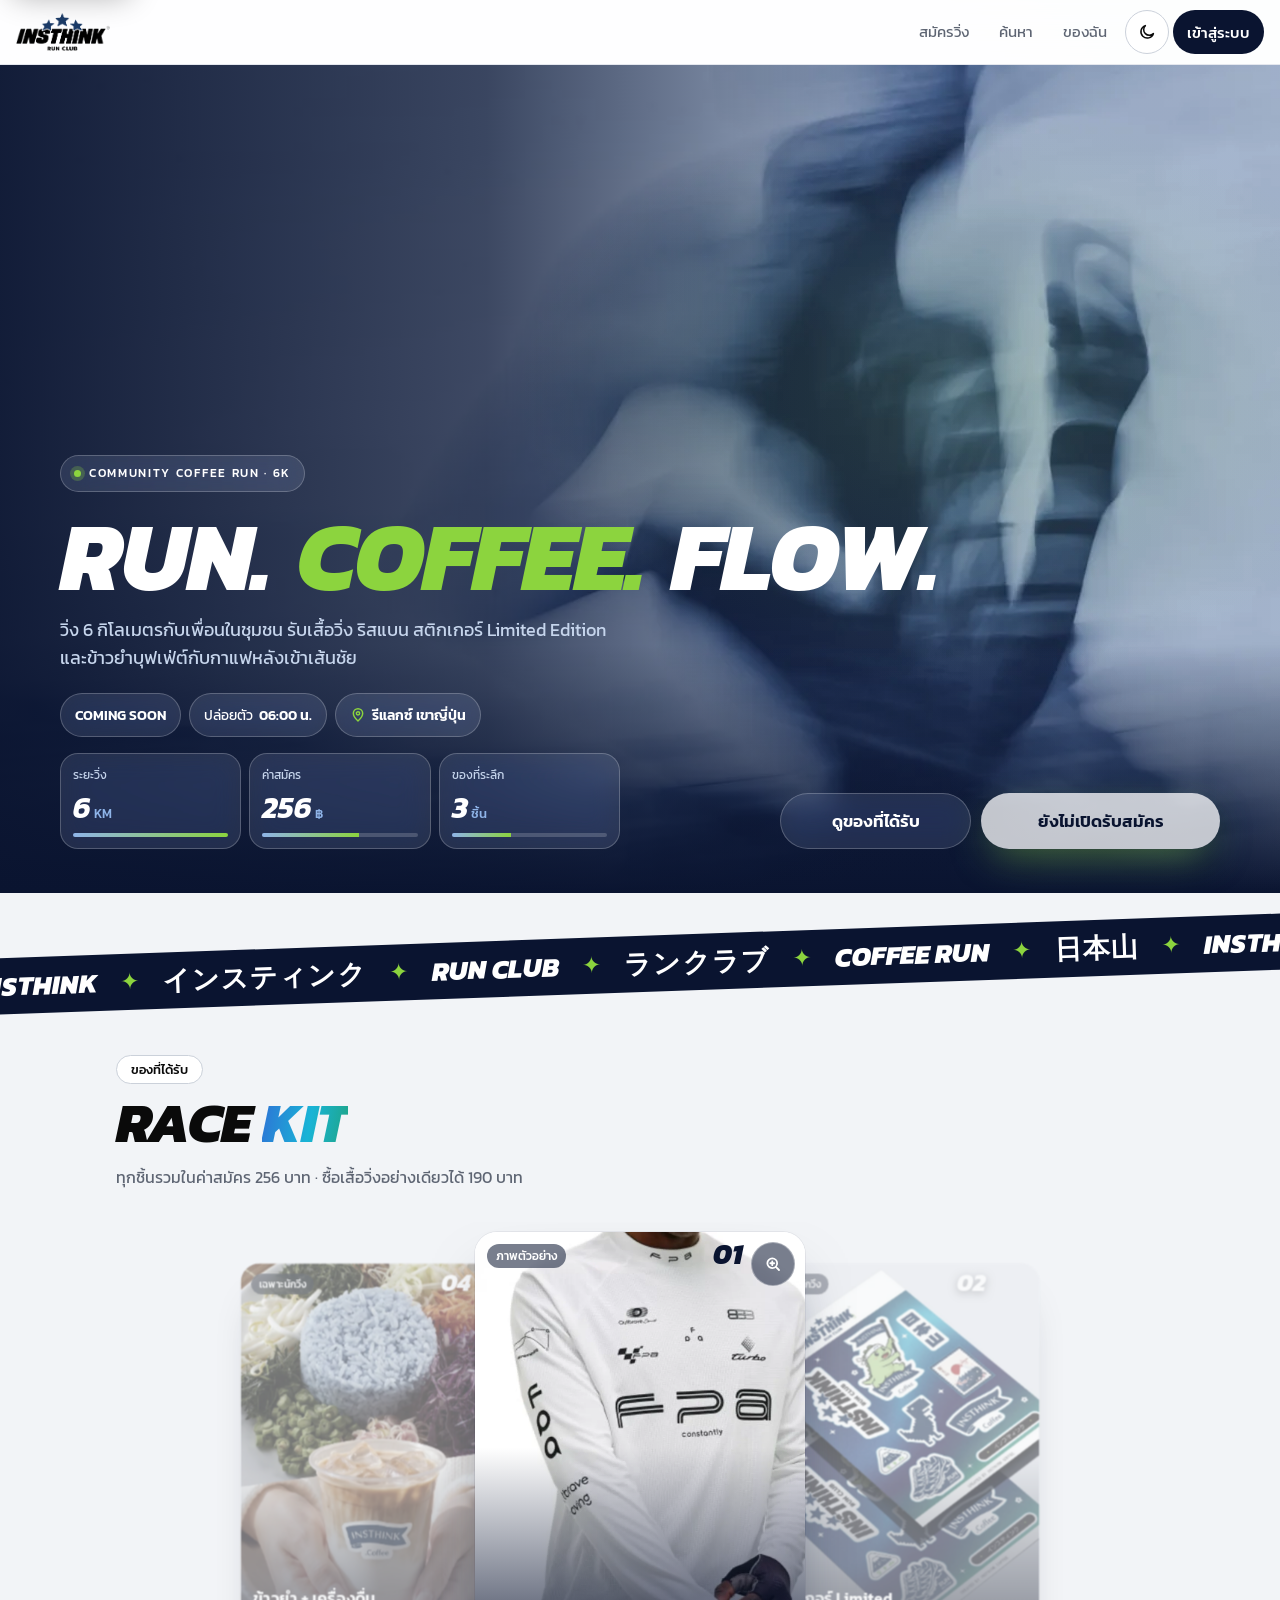
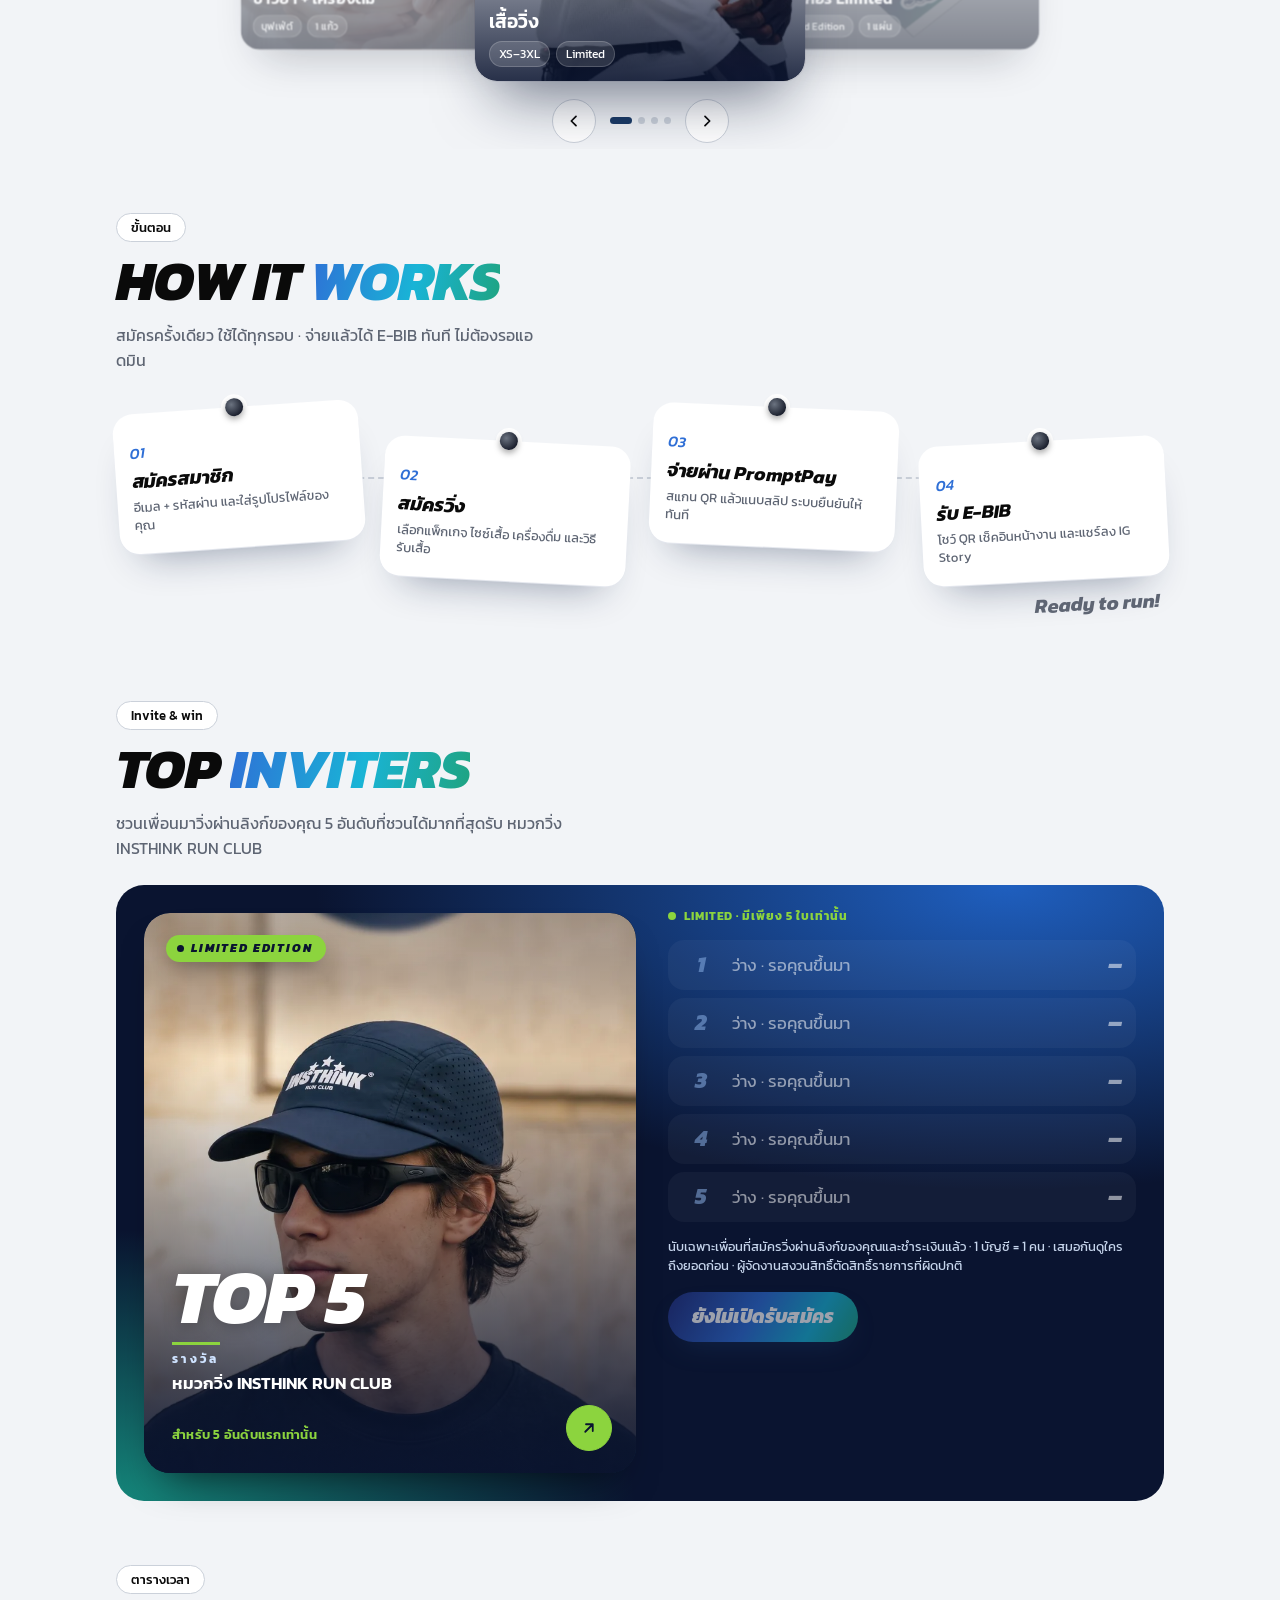
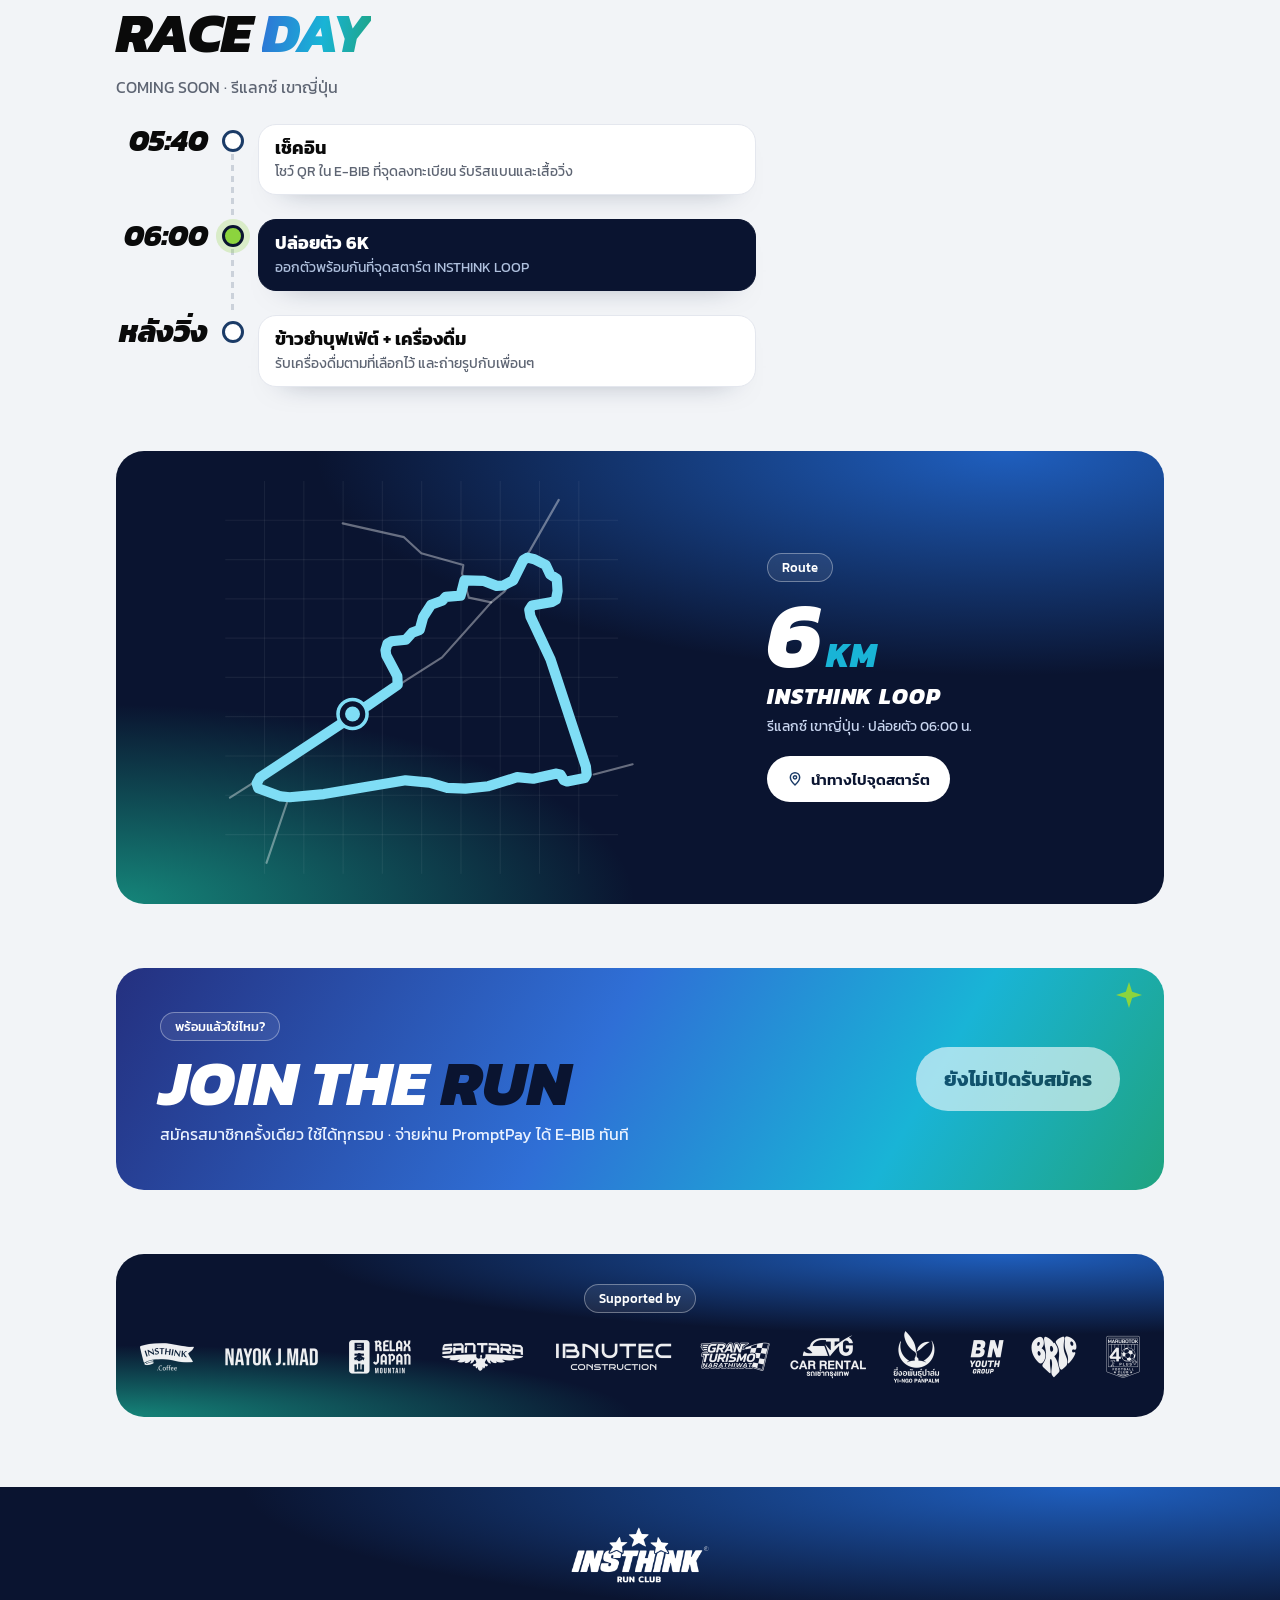
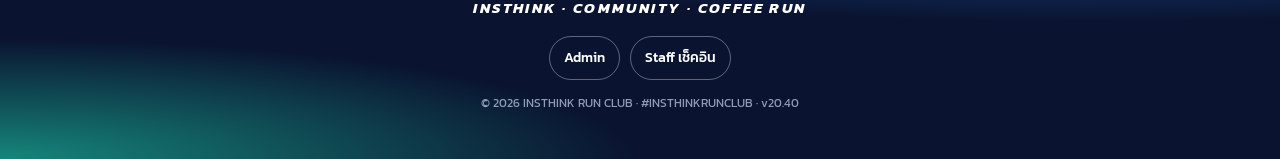
<file: index.html>
<!doctype html>
<html lang="th">
<head>
  <meta charset="utf-8">
  <meta name="viewport" content="width=device-width, initial-scale=1, viewport-fit=cover">
  <meta name="theme-color" content="#FFFFFF">
  <script>try{var t=localStorage.getItem('irc_theme')||(matchMedia('(prefers-color-scheme: dark)').matches?'dark':'light');document.documentElement.dataset.theme=t;if(t==='dark')document.querySelector('meta[name=theme-color]').content='#070D1F'}catch(e){}</script>
  <title>INSTHINK RUN CLUB · สมัครวิ่ง 6K</title>
  <meta name="description" content="สมัครวิ่ง 6K กับ INSTHINK RUN CLUB รับเสื้อวิ่ง INSTHINK RUN CLUB และ E-BIB ออนไลน์">
  <link rel="icon" href="img/logo.png">
  <link rel="preconnect" href="https://fonts.googleapis.com">
  <link rel="preconnect" href="https://fonts.gstatic.com" crossorigin>
  <link href="https://fonts.googleapis.com/css2?family=Kanit:ital,wght@0,300;0,400;0,500;0,600;0,700;0,800;1,700;1,800&display=swap" rel="stylesheet">
  <link rel="stylesheet" href="css/style.css?v=20.40">
</head>
<body>
  <header class="site-head" data-nav></header>

  <!-- ================= HERO (ภาพนักวิ่งเต็มจอ) ================= -->
  <section class="hero3">
    <div class="hero3-photo" role="img" aria-label="นักวิ่งกำลังวิ่งเร็ว ภาพเบลอแบบเคลื่อนไหว"></div>
    <div class="hero3-body">
      <span class="hero3-chip glass"><i></i>COMMUNITY COFFEE RUN · 6K</span>
      <h1><span>Run.</span><span class="accent">Coffee.</span><span>Flow.</span></h1>
      <span id="evEdition" hidden>INSTHINK RUN CLUB</span>
      <p class="hero3-sub">วิ่ง 6 กิโลเมตรกับเพื่อนในชุมชน รับเสื้อวิ่ง ริสแบน สติกเกอร์ Limited Edition และข้าวยำบุฟเฟ่ต์กับกาแฟหลังเข้าเส้นชัย</p>
      <div class="hero-meta">
        <span class="meta-chip glass"><b id="evDate">—</b></span>
        <span class="meta-chip glass">ปล่อยตัว <b id="evTime">—</b></span>
        <a class="meta-chip glass map-chip" id="evLocLink" target="_blank" rel="noopener"><svg viewBox="0 0 24 24" width="16" height="16" fill="none" stroke="currentColor" stroke-width="2.2" stroke-linecap="round" stroke-linejoin="round" aria-hidden="true"><path d="M12 21s-7-6.1-7-11.5A7 7 0 0 1 19 9.5C19 14.9 12 21 12 21z"/><circle cx="12" cy="9.5" r="2.5"/></svg><b id="evLoc">—</b></a>
      </div>
      <div class="hero3-lower">
        <div class="hero3-stats">
          <div class="h3stat glass"><small>ระยะวิ่ง</small><b>6<em>KM</em></b><div class="meter"><i></i></div></div>
          <div class="h3stat glass"><small>ค่าสมัคร</small><b>256<em>฿</em></b><div class="meter"><i style="width:62%"></i></div></div>
          <div class="h3stat glass"><small>ของที่ระลึก</small><b>3<em>ชิ้น</em></b><div class="meter"><i style="width:38%"></i></div></div>
        </div>
        <div class="hero3-cta">
          <a class="btn btn-ghost glass" href="#goods">ดูของที่ได้รับ</a>
          <a class="btn btn-white" href="register.html">สมัครวิ่ง <span class="arr">↗</span></a>
        </div>
      </div>
    </div>
  </section>

  <!-- แถบตัวอักษรเลื่อน -->
  <div class="marquee" aria-hidden="true"><div class="track">
    <span>INSTHINK</span><i>✦</i><span class="jp">インスティンク</span><i>✦</i><span>RUN CLUB</span><i>✦</i><span class="jp">ランクラブ</span><i>✦</i><span>COFFEE RUN</span><i>✦</i><span class="jp">日本山</span><i>✦</i>
    <span>INSTHINK</span><i>✦</i><span class="jp">インスティンク</span><i>✦</i><span>RUN CLUB</span><i>✦</i><span class="jp">ランクラブ</span><i>✦</i><span>COFFEE RUN</span><i>✦</i><span class="jp">日本山</span><i>✦</i>
  </div></div>

  <main class="wrap">
    <!-- ของที่ได้รับ (สไลด์แนวนอน) -->
    <section id="goods" class="block" data-reveal>
      <div class="block-head">
        <div>
          <span class="kicker">ของที่ได้รับ</span>
          <h2 class="block-title">Race <span class="g">Kit</span></h2>
          <p class="muted">ทุกชิ้นรวมในค่าสมัคร 256 บาท · ซื้อเสื้อวิ่งอย่างเดียวได้ 190 บาท</p>
        </div>
      </div>
      <!-- Coverflow: การ์ดกลางใหญ่ ข้างๆ เล็ก/จาง เลื่อนเองอัตโนมัติ + ปุ่มซ้ายขวา + ปัดได้ -->
      <div class="cf" id="kitFlow" aria-roledescription="carousel" aria-label="ของที่ได้รับ">
        <div class="cf-stage">
          <figure class="cf-card light flat shirt"><img src="img/shirt-sample.webp" alt="เสื้อวิ่ง INSTHINK RUN CLUB (ภาพตัวอย่าง)" style="object-position:50% 30%">
            <span class="cf-tag">ภาพตัวอย่าง</span><span class="cf-no">01</span>
            <figcaption><b>เสื้อวิ่ง</b><span><i>XS–3XL</i><i>Limited</i></span></figcaption></figure>
          <figure class="cf-card"><img src="img/stickers.webp" alt="สติกเกอร์ Limited Edition">
            <span class="cf-tag">เฉพาะนักวิ่ง</span><span class="cf-no">02</span>
            <figcaption><b>สติกเกอร์ Limited</b><span><i>Limited Edition</i><i>1 แผ่น</i></span></figcaption></figure>
          <figure class="cf-card"><img src="img/wristband.webp" alt="ริสแบน INSTHINK" style="object-position:50% 45%">
            <span class="cf-tag">เฉพาะนักวิ่ง</span><span class="cf-no">03</span>
            <figcaption><b>ริสแบน</b><span><i>Wristband</i><i>Coffee Run</i></span></figcaption></figure>
          <figure class="cf-card"><img src="img/meal.webp" alt="ข้าวยำบุฟเฟ่ต์และเครื่องดื่ม INSTHINK Coffee">
            <span class="cf-tag">เฉพาะนักวิ่ง</span><span class="cf-no">04</span>
            <figcaption><b>ข้าวยำ + เครื่องดื่ม</b><span><i>บุฟเฟ่ต์</i><i>1 แก้ว</i></span></figcaption></figure>
        </div>
        <div class="cf-ctrl">
          <button class="cf-btn" type="button" data-cf="-1" aria-label="ก่อนหน้า"><svg viewBox="0 0 24 24" width="16" height="16" fill="none" stroke="currentColor" stroke-width="2.6" stroke-linecap="round" stroke-linejoin="round"><path d="M15 5l-7 7 7 7"/></svg></button>
          <div class="cf-dots" role="tablist"></div>
          <button class="cf-btn" type="button" data-cf="1" aria-label="ถัดไป"><svg viewBox="0 0 24 24" width="16" height="16" fill="none" stroke="currentColor" stroke-width="2.6" stroke-linecap="round" stroke-linejoin="round"><path d="M9 5l7 7-7 7"/></svg></button>
        </div>
      </div>
    </section>

    <!-- ขั้นตอน (การ์ดปักหมุด) -->
    <section class="block" data-reveal>
      <span class="kicker">ขั้นตอน</span>
      <h2 class="block-title">How it <span class="g">works</span></h2>
      <p class="muted" style="max-width:420px">สมัครครั้งเดียว ใช้ได้ทุกรอบ · จ่ายแล้วได้ E-BIB ทันที ไม่ต้องรอแอดมิน</p>
      <div class="pins" data-reveal="stagger">
        <article class="pin"><i></i><small>01</small><h3>สมัครสมาชิก</h3><p>อีเมล + รหัสผ่าน และใส่รูปโปรไฟล์ของคุณ</p></article>
        <article class="pin"><i></i><small>02</small><h3>สมัครวิ่ง</h3><p>เลือกแพ็กเกจ ไซซ์เสื้อ เครื่องดื่ม และวิธีรับเสื้อ</p></article>
        <article class="pin"><i></i><small>03</small><h3>จ่ายผ่าน PromptPay</h3><p>สแกน QR แล้วแนบสลิป ระบบยืนยันให้ทันที</p></article>
        <article class="pin"><i></i><small>04</small><h3>รับ E-BIB</h3><p>โชว์ QR เช็คอินหน้างาน และแชร์ลง IG Story</p></article>
      </div>
      <p class="ready">Ready to run!</p>
    </section>

    <!-- กระดานผู้นำ: ชวนเพื่อนมากที่สุด -->
    <section class="block lb" id="leaderboard" data-reveal>
      <span class="kicker">Invite &amp; win</span>
      <h2 class="block-title">Top <span class="g">inviters</span></h2>
      <p class="muted" style="max-width:460px" id="lbIntro"></p>
      <div class="lb-card">
        <div class="lb-prize" id="lbPrizeBox">
          <figure class="lb-media" id="lbMedia">
            <img class="m-photo" id="lbPrizeImg" alt="นายแบบสวมหมวกวิ่ง INSTHINK RUN CLUB" hidden>
          </figure>
          <div class="lb-txt"><span class="lb-top">TOP <i id="lbN">5</i></span><small>รางวัล</small><b id="lbPrize"></b></div>
          <span class="lb-badge" id="lbBadge" hidden></span>
          <span id="lbPrizeNote"></span>
          <a class="lb-go" href="register.html" aria-label="สมัครวิ่ง"><svg viewBox="0 0 24 24" width="18" height="18" fill="none" stroke="currentColor" stroke-width="2.4" stroke-linecap="round" stroke-linejoin="round"><path d="M7 17L17 7M8 7h9v9"/></svg></a>
        </div>
        <div class="lb-meta"><span class="lb-scarce" id="lbScarce"></span></div>
        <div class="lb-me" id="lbMe" hidden></div>
        <ol class="lb-list" id="lbList"></ol>
        <div class="lb-news" id="lbNews" hidden aria-live="polite"></div>
        <p class="lb-rule" id="lbRule"></p>
        <a class="btn btn-primary" href="register.html" id="lbCta">สมัครวิ่ง แล้วรับลิงก์ชวนเพื่อน</a>
      </div>
    </section>

    <!-- ตารางเวลาวันงาน -->
    <section class="block" data-reveal>
      <span class="kicker">ตารางเวลา</span>
      <h2 class="block-title">Race <span class="g">Day</span></h2>
      <p class="muted" id="tlDate"></p>
      <ol class="timeline" id="timeline" data-reveal="stagger"></ol>
    </section>

    <!-- เส้นทาง (การ์ดมืด) -->
    <section class="route-dark" data-reveal>
      <div class="rd-map" id="homeRoute"></div>
      <div class="rd-info">
        <span class="kicker light">Route</span>
        <div class="rd-km">6<small>KM</small></div>
        <div class="rd-name" id="homeRouteName">INSTHINK LOOP</div>
        <p id="homeRouteLoc"></p>
        <a class="btn btn-light nav-btn" id="mapBtn" target="_blank" rel="noopener"><svg viewBox="0 0 24 24" width="16" height="16" fill="none" stroke="currentColor" stroke-width="2.2" stroke-linecap="round" stroke-linejoin="round"><path d="M12 21s-7-6.1-7-11.5A7 7 0 0 1 19 9.5C19 14.9 12 21 12 21z"/><circle cx="12" cy="9.5" r="2.5"/></svg>นำทางไปจุดสตาร์ต</a>
      </div>
    </section>

    <!-- ปุ่มใหญ่ไปหน้าสมัคร -->
    <section class="cta-big" data-reveal>
      <div>
        <span class="kicker light">พร้อมแล้วใช่ไหม?</span>
        <h2>Join the <span class="g">run</span></h2>
        <p>สมัครสมาชิกครั้งเดียว ใช้ได้ทุกรอบ · จ่ายผ่าน PromptPay ได้ E-BIB ทันที</p>
      </div>
      <a class="btn btn-light btn-xl" href="register.html">สมัครวิ่งเลย <span class="arr">↗</span></a>
    </section>

    <!-- สปอนเซอร์ -->
    <section class="sponsors" data-reveal>
      <span class="kicker light">Supported by</span>
      <picture>
        <source media="(min-width: 720px)" srcset="img/sponsors-row-white.webp">
        <img src="img/sponsors-grid-white.webp" alt="ผู้สนับสนุน: Insthink Coffee, Nayok J.Mad, Relax Japan Mountain, Santara, BN Youth Group, Gran Turismo Narathiwat, Ibnutec Construction, STG Car Rental, Yi-Ngo Panpalm, BRIP, Marubotok 40 Plus FC" loading="lazy">
      </picture>
    </section>
  </main>

  <footer class="site-foot"><img src="img/logo.png" alt="INSTHINK RUN CLUB"></footer>

  <script src="js/config.js?v=20.40"></script>
  <script src="js/api.js?v=20.40"></script>
  <script src="js/common.js?v=20.40"></script>
  <script src="js/lightbox.js?v=20.40"></script>
  <script src="js/home.js?v=20.40"></script>
</body>
</html>
</file>
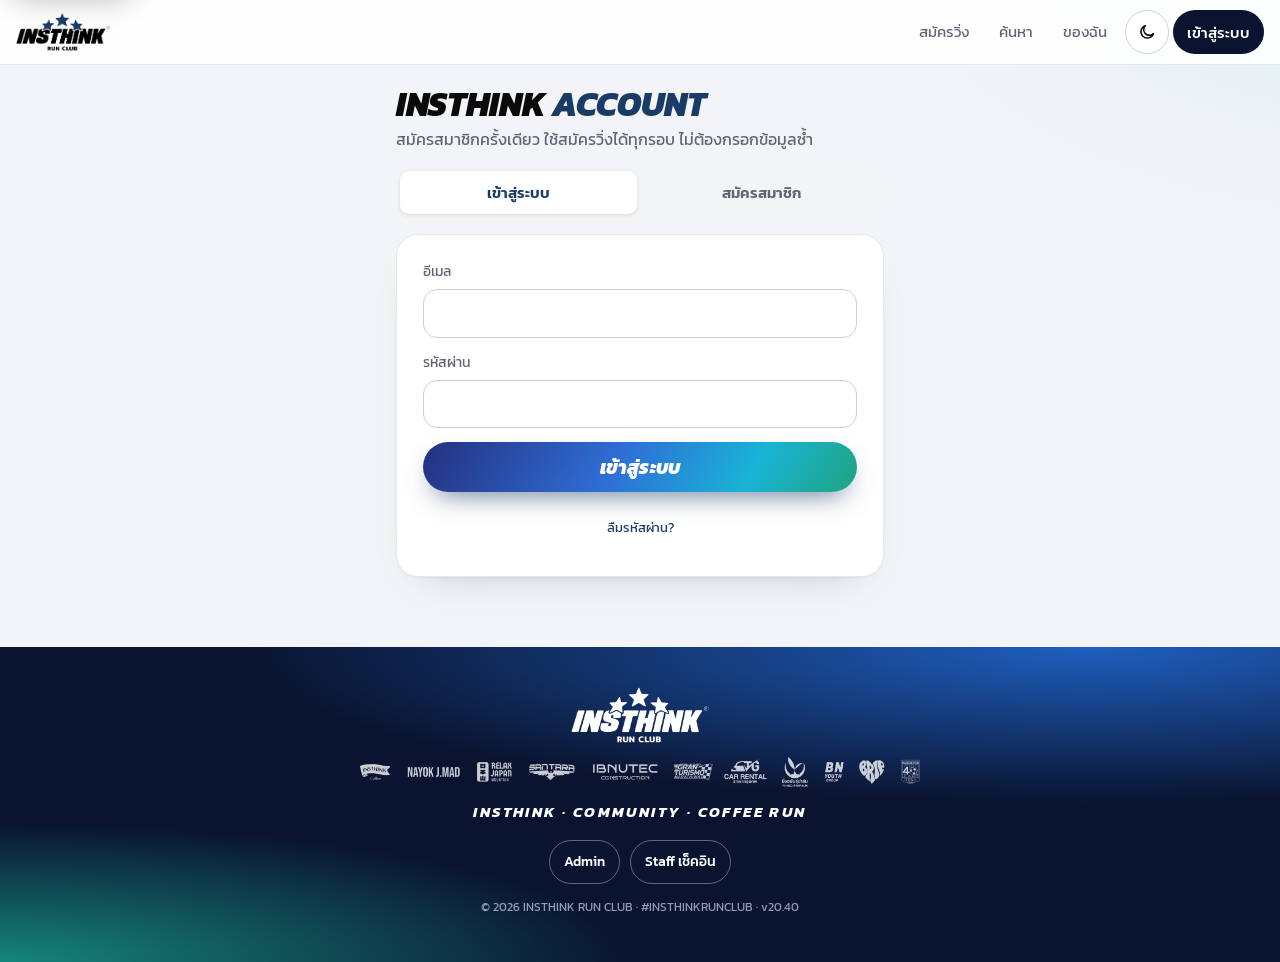
<file: account.html>
<!doctype html>
<html lang="th">
<head>
  <meta charset="utf-8">
  <meta name="viewport" content="width=device-width, initial-scale=1, viewport-fit=cover">
  <meta name="theme-color" content="#FFFFFF">
  <script>try{var t=localStorage.getItem('irc_theme')||(matchMedia('(prefers-color-scheme: dark)').matches?'dark':'light');document.documentElement.dataset.theme=t;if(t==='dark')document.querySelector('meta[name=theme-color]').content='#070D1F'}catch(e){}</script>
  <title>บัญชีของฉัน · INSTHINK RUN CLUB</title>
  <link rel="icon" href="img/logo.png">
  <link rel="preconnect" href="https://fonts.googleapis.com">
  <link rel="preconnect" href="https://fonts.gstatic.com" crossorigin>
  <link href="https://fonts.googleapis.com/css2?family=Kanit:ital,wght@0,300;0,400;0,500;0,600;0,700;0,800;1,700;1,800&display=swap" rel="stylesheet">
  <link rel="stylesheet" href="css/style.css?v=20.40">
</head>
<body>
  <header class="site-head" data-nav></header>

  <main class="wrap" style="max-width:640px">
    <h1 class="display" style="font-size:34px;margin:22px 0 14px">My <span style="color:var(--navy)">Account</span></h1>

    <form class="card grid" id="acctForm" novalidate>
      <div class="avatar-pick">
        <span id="aAvatar"></span>
        <div>
          <label class="btn btn-sm" for="aPhoto">เปลี่ยนรูปโปรไฟล์</label>
          <input id="aPhoto" type="file" accept="image/*">
          <button class="btn btn-sm hidden" id="aRemove" type="button">ลบรูป</button>
          <div class="hint" id="aEmail"></div>
        </div>
      </div>
      <div class="grid grid-2">
        <div class="field"><label for="firstName">ชื่อ <span class="req">*</span></label><input class="input" id="firstName" maxlength="60"></div>
        <div class="field"><label for="lastName">นามสกุล <span class="req">*</span></label><input class="input" id="lastName" maxlength="60"></div>
      </div>
      <div class="grid grid-3">
        <div class="field"><label for="nickname">ชื่อเล่น / ชื่อบน BIB</label><input class="input" id="nickname" maxlength="20"></div>
        <div class="field"><label for="gender">เพศ</label>
          <select class="input" id="gender"><option value="">ไม่ระบุ</option><option>ชาย</option><option>หญิง</option><option>อื่น ๆ</option></select></div>
        <div class="field"><label for="birthDate">วันเกิด</label><input class="input" id="birthDate" type="date"></div>
      </div>
      <div class="field"><label for="phone">เบอร์โทรศัพท์ <span class="req">*</span></label>
        <input class="input" id="phone" type="tel" inputmode="numeric" maxlength="16"></div>
      <div class="grid grid-2">
        <div class="field"><label for="emergencyName">ผู้ติดต่อฉุกเฉิน</label><input class="input" id="emergencyName" maxlength="60"></div>
        <div class="field"><label for="emergencyPhone">เบอร์ผู้ติดต่อฉุกเฉิน</label><input class="input" id="emergencyPhone" type="tel" inputmode="numeric" maxlength="16"></div>
      </div>
      <button class="btn btn-primary btn-block" id="aSave" type="submit">บันทึกข้อมูล</button>
    </form>

    <h2 class="section-title"><span class="num">//</span>รายการสมัครของฉัน</h2>
    <div class="results" id="regs"><p class="muted">กำลังโหลด…</p></div>

    <details class="card mt">
      <summary style="cursor:pointer;font-weight:600">เปลี่ยนรหัสผ่าน</summary>
      <form class="grid mt" id="pwForm" novalidate>
        <input class="input" id="oldPw" type="password" placeholder="รหัสผ่านเดิม" autocomplete="current-password" maxlength="100">
        <input class="input" id="newPw" type="password" placeholder="รหัสผ่านใหม่ (8 ตัวขึ้นไป)" autocomplete="new-password" maxlength="100">
        <button class="btn btn-dark" id="pwBtn" type="submit">เปลี่ยนรหัสผ่าน</button>
      </form>
    </details>

    <div class="btn-row mt"><button class="btn" id="logoutBtn" type="button">ออกจากระบบ</button></div>
  </main>

  <footer class="site-foot"><img src="img/logo.png" alt="INSTHINK RUN CLUB"></footer>

  <script src="js/config.js?v=20.40"></script>
  <script src="js/api.js?v=20.40"></script>
  <script src="js/common.js?v=20.40"></script>
  <script src="js/account.js?v=20.40"></script>
</body>
</html>
</file>
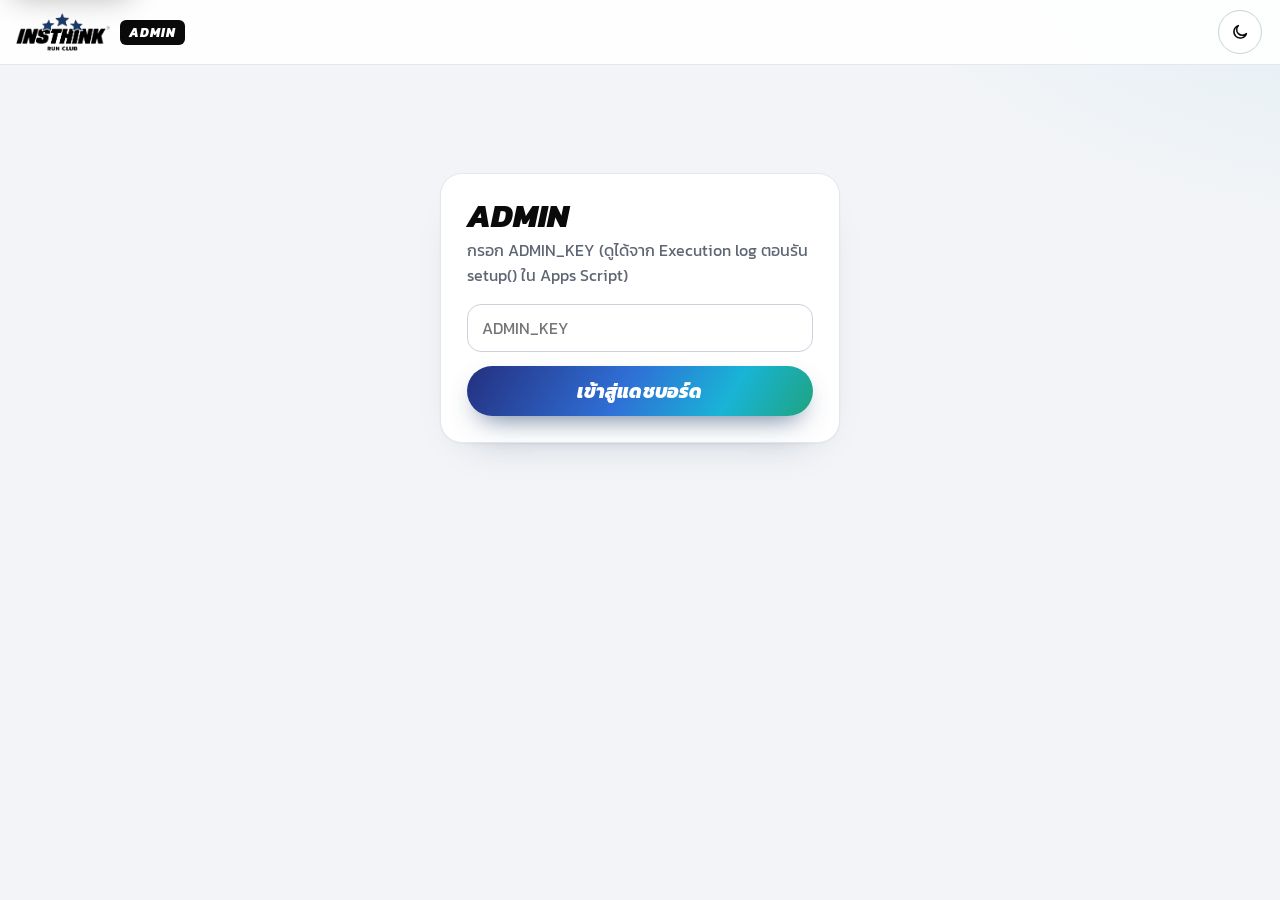
<file: admin.html>
<!doctype html>
<html lang="th">
<head>
  <meta charset="utf-8">
  <meta name="viewport" content="width=device-width, initial-scale=1, viewport-fit=cover">
  <meta name="theme-color" content="#FFFFFF">
  <script>try{var t=localStorage.getItem('irc_theme')||(matchMedia('(prefers-color-scheme: dark)').matches?'dark':'light');document.documentElement.dataset.theme=t;if(t==='dark')document.querySelector('meta[name=theme-color]').content='#070D1F'}catch(e){}</script>
  <meta name="robots" content="noindex">
  <title>Dashboard · INSTHINK RUN CLUB</title>
  <link rel="icon" href="img/logo.png">
  <link rel="preconnect" href="https://fonts.googleapis.com">
  <link rel="preconnect" href="https://fonts.gstatic.com" crossorigin>
  <link href="https://fonts.googleapis.com/css2?family=Kanit:ital,wght@0,300;0,400;0,500;0,600;0,700;0,800;1,700;1,800&display=swap" rel="stylesheet">
  <link rel="stylesheet" href="css/style.css?v=20.40">
</head>
<body>
  <header class="site-head">
    <a class="brand" href="index.html"><img src="img/logo.png" alt="INSTHINK RUN CLUB"><span class="tag-role">ADMIN</span></a>
    <div class="btn-row hidden" id="topActions" style="flex-wrap:nowrap">
      <a class="btn btn-sm" href="checkin.html">สแกน</a>
      <button class="btn btn-sm" id="logoutBtn">ออก</button>
    </div>
  </header>

  <main class="wrap">
    <!-- Login -->
    <form class="gate card" id="gate">
      <h2>Admin</h2>
      <p class="muted" style="margin-top:0">กรอก ADMIN_KEY (ดูได้จาก Execution log ตอนรัน setup() ใน Apps Script)</p>
      <div class="grid">
        <input class="input" id="adminKey" aria-label="รหัสแอดมิน" type="password" placeholder="ADMIN_KEY" autocomplete="current-password">
        <button class="btn btn-primary btn-block" id="gateBtn" type="submit">เข้าสู่แดชบอร์ด</button>
      </div>
    </form>

    <section id="app" class="hidden">
      <div style="display:flex;justify-content:space-between;align-items:center;gap:12px;flex-wrap:wrap;margin:22px 0 14px">
        <h1 class="display" style="font-size:34px">Race <span style="color:var(--navy)">Control</span></h1>
        <div class="toolbar">
          <span class="live" id="live"><i></i><span id="updated">กำลังโหลด…</span></span>
          <label class="check" style="font-size:13px;align-items:center"><input type="checkbox" id="auto" checked>อัปเดตอัตโนมัติ</label>
          <button class="btn btn-sm" id="refreshBtn">รีเฟรช</button>
          <button class="btn btn-sm" id="csvBtn">ดาวน์โหลด CSV</button>
          <a class="btn btn-sm" href="register.html?preview=1">ดูตัวอย่างหน้าสมัคร</a>
        </div>
      </div>

      <!-- KPI -->
      <div class="kpis">
        <div class="kpi hl"><span>นักวิ่งที่สมัคร</span><b id="kRunners">0</b></div>
        <div class="kpi alert" id="kPendingBox" title="กดเพื่อดูรายการที่ยังไม่ชำระ"><span>ยังไม่ชำระเงิน</span><b id="kPending">0</b></div>
        <div class="kpi"><span>รายได้ที่ยืนยันแล้ว</span><b id="kRevenue">0</b></div>
        <div class="kpi"><span>เสื้อที่ต้องเตรียม</span><b id="kBandana">0</b></div>
        <div class="kpi"><span>เช็คอินนักวิ่ง</span><b id="kIn">0</b><div class="bar"><i id="kInBar" style="width:0"></i></div></div>
      </div>

      <div class="panels">
        <div class="card panel">
          <h3>การชำระเงิน</h3>
          <div class="hbars" id="payBars"></div>
          <p class="muted small" style="margin:10px 0 0">แตะแถวเพื่อกรองตาราง</p>
        </div>
        <div class="card panel">
          <h3>เสื้อวิ่ง</h3>
          <div class="stat-list" id="bandanaStats"></div>
        </div>
        <div class="card panel">
          <h3>เครื่องดื่ม <span class="muted small" style="font:400 12px var(--font);text-transform:none">(นักวิ่งที่ชำระแล้ว)</span></h3>
          <div class="hbars" id="drinkBars"></div>
          <h3 class="mt">แพ้อาหาร</h3>
          <div class="small" id="allergyList"></div>
        </div>
      </div>

      <!-- ชวนเพื่อน + หลังจบงาน -->
      <div class="panels panels-2">
        <div class="card panel">
          <h3>ชวนเพื่อนมากที่สุด <span class="muted small" style="font:400 12px var(--font);text-transform:none">(นับเฉพาะคนที่ชำระเงินแล้ว)</span></h3>
          <div id="inviteTop"></div>
        </div>
        <div class="card panel">
          <h3>หลังจบงาน</h3>
          <label class="switch-row"><input type="checkbox" id="postToggle"><span class="switch"></span><span><b>โหมดหลังจบงาน</b><small>เปิดแล้วผู้สมัครเห็นรูป Finisher (เฉพาะคนที่เช็คอิน) และแบบประเมินในหน้า "ของฉัน"</small></span></label>
          <div class="fb-sum" id="fbSum"></div>
          <div class="fb-list" id="fbList"></div>
        </div>
      </div>

      <!-- ตาราง -->
      <h2 class="section-title" style="margin-top:28px"><span class="num">//</span>รายการทั้งหมด <small id="rowCount"></small></h2>
      <div class="toolbar">
        <select class="input" id="fEvent" aria-label="กรองตามรอบงาน"></select>
        <input class="input" id="fText" aria-label="ค้นหาชื่อ เลข หรือเบอร์" placeholder="ค้นหา ชื่อ / เลข / เบอร์">
        <select class="input" id="fPkg" aria-label="กรองตามแพ็กเกจ"><option value="">ทุกแพ็กเกจ</option></select>
        <select class="input" id="fPay" aria-label="กรองตามสถานะชำระเงิน"><option value="">ทุกสถานะชำระ</option></select>
        <select class="input" id="fDel" aria-label="กรองตามวิธีรับของ">
          <option value="">ทุกวิธีรับของ</option>
          <option value="PICKUP">รับที่งาน</option>
          <option value="SHIP_PENDING">จัดส่ง · รอส่ง</option>
          <option value="SHIP_SHIPPED">จัดส่ง · ส่งแล้ว</option>
        </select>
        <select class="input" id="fIn" aria-label="กรองตามสถานะเช็กอิน">
          <option value="">ทุกสถานะเช็คอิน</option>
          <option value="CHECKED_IN">เช็คอิน/รับของแล้ว</option>
          <option value="REGISTERED">ยังไม่เช็คอิน</option>
        </select>
      </div>
      <div class="table-wrap">
        <table>
          <thead><tr>
            <th>เลข</th><th>ชื่อ</th><th>โทร</th><th>แพ็กเกจ</th><th>ยอด</th><th>ชำระเงิน</th><th>รับของ</th><th>เช็คอิน</th><th></th>
          </tr></thead>
          <tbody id="tbody"></tbody>
        </table>
      </div>
    </section>
  </main>

  <!-- ตรวจสลิป -->
  <div class="modal hidden" id="slipModal">
    <div class="card grid">
      <h3>ตรวจสลิป <span id="sBib" style="color:var(--navy)"></span></h3>
      <div class="summary" id="sInfo"></div>
      <img class="slip-view" id="sImg" alt="สลิป">
      <a class="small hidden" id="sLink" target="_blank" rel="noopener">เปิดไฟล์ใน Google Drive</a>
      <input class="input" id="sReason" aria-label="เหตุผลที่สลิปไม่ผ่าน" placeholder="เหตุผล (กรณีไม่ผ่าน) เช่น ยอดไม่ตรง">
      <div class="btn-row">
        <button class="btn" type="button" data-close>ปิด</button>
        <button class="btn btn-danger" type="button" id="sReject">ไม่ผ่าน</button>
        <button class="btn btn-ok" type="button" id="sApprove">ยืนยันชำระแล้ว</button>
      </div>
    </div>
  </div>

  <!-- จัดส่ง -->
  <div class="modal hidden" id="shipModal">
    <form class="card grid" id="shipForm">
      <h3>บันทึกการจัดส่ง <span id="shBib" style="color:var(--navy)"></span></h3>
      <div class="notice info small" id="shAddr"></div>
      <input class="input" id="shTrack" placeholder="เลขพัสดุ เช่น EF123456789TH" maxlength="40" style="text-transform:uppercase">
      <div class="btn-row">
        <button class="btn" type="button" data-close>ยกเลิก</button>
        <button class="btn btn-primary" type="submit" id="shSave">บันทึก + แจ้งอีเมล</button>
      </div>
    </form>
  </div>

  <!-- แก้ไข -->
  <div class="modal hidden" id="editModal">
    <form class="card grid" id="editForm">
      <h3>แก้ไข <span id="eBib" style="color:var(--navy)"></span></h3>
      <div class="grid grid-2">
        <div class="field"><label>ชื่อ</label><input class="input" name="firstName"></div>
        <div class="field"><label>นามสกุล</label><input class="input" name="lastName"></div>
      </div>
      <div class="grid grid-2">
        <div class="field"><label>ชื่อเล่น</label><input class="input" name="nickname"></div>
        <div class="field"><label>เบอร์โทร</label><input class="input" name="phone" inputmode="numeric"></div>
      </div>
      <div class="field"><label>อีเมล</label><input class="input" name="email" type="email"></div>
      <div class="field" data-run><label>เครื่องดื่ม</label><select class="input" name="drink"></select></div>
      <div class="field" data-ship><label>ที่อยู่จัดส่ง</label><textarea class="input" name="address"></textarea></div>
      <div class="grid grid-2" data-ship>
        <div class="field"><label>รหัสไปรษณีย์</label><input class="input" name="zipcode" inputmode="numeric"></div>
        <div class="field"><label>เลขพัสดุ</label><input class="input" name="trackingNo"></div>
      </div>
      <div class="field"><label>แพ้อาหาร / หมายเหตุ</label><input class="input" name="note"></div>
      <div class="btn-row">
        <button class="btn" type="button" data-close>ยกเลิก</button>
        <button class="btn btn-primary" type="submit" id="eSave">บันทึก</button>
      </div>
    </form>
  </div>

  <script src="js/config.js?v=20.40"></script>
  <script src="js/api.js?v=20.40"></script>
  <script src="js/common.js?v=20.40"></script>
  <script src="js/admin.js?v=20.40"></script>
</body>
</html>
</file>
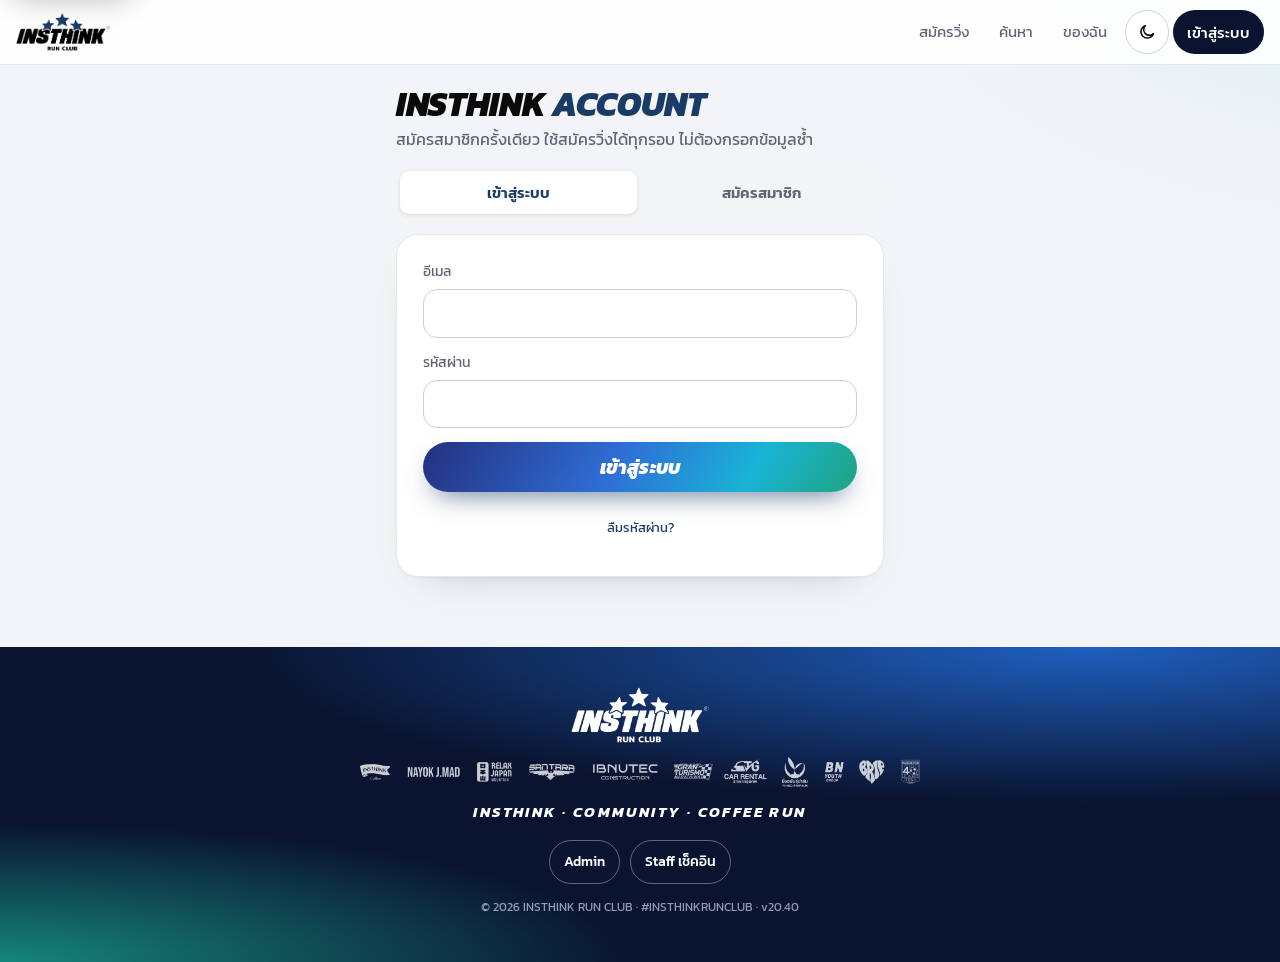
<file: login.html>
<!doctype html>
<html lang="th">
<head>
  <meta charset="utf-8">
  <meta name="viewport" content="width=device-width, initial-scale=1, viewport-fit=cover">
  <meta name="theme-color" content="#FFFFFF">
  <script>try{var t=localStorage.getItem('irc_theme')||(matchMedia('(prefers-color-scheme: dark)').matches?'dark':'light');document.documentElement.dataset.theme=t;if(t==='dark')document.querySelector('meta[name=theme-color]').content='#070D1F'}catch(e){}</script>
  <title>เข้าสู่ระบบ · INSTHINK RUN CLUB</title>
  <link rel="icon" href="img/logo.png">
  <link rel="preconnect" href="https://fonts.googleapis.com">
  <link rel="preconnect" href="https://fonts.gstatic.com" crossorigin>
  <link href="https://fonts.googleapis.com/css2?family=Kanit:ital,wght@0,300;0,400;0,500;0,600;0,700;0,800;1,700;1,800&display=swap" rel="stylesheet">
  <link rel="stylesheet" href="css/style.css?v=20.40">
</head>
<body>
  <header class="site-head" data-nav></header>

  <main class="wrap" style="max-width:520px">
    <h1 class="display" style="font-size:34px;margin:22px 0 4px">INSTHINK <span style="color:var(--navy)">Account</span></h1>
    <p class="muted" style="margin:0 0 16px">สมัครสมาชิกครั้งเดียว ใช้สมัครวิ่งได้ทุกรอบ ไม่ต้องกรอกข้อมูลซ้ำ</p>

    <div class="tabs" id="tabs">
      <button type="button" data-tab="login" class="on">เข้าสู่ระบบ</button>
      <button type="button" data-tab="signup">สมัครสมาชิก</button>
    </div>

    <!-- เข้าสู่ระบบ -->
    <form class="card grid" id="loginForm" novalidate>
      <div class="field"><label for="lEmail">อีเมล</label>
        <input class="input" id="lEmail" type="email" autocomplete="email" maxlength="100"></div>
      <div class="field"><label for="lPass">รหัสผ่าน</label>
        <input class="input" id="lPass" type="password" autocomplete="current-password" maxlength="100"></div>
      <button class="btn btn-primary btn-block" id="lBtn" type="submit">เข้าสู่ระบบ</button>
      <p class="center small" style="margin:0"><a href="#" id="toForgot">ลืมรหัสผ่าน?</a></p>
    </form>

    <!-- สมัครสมาชิก -->
    <form class="card grid hidden" id="signupForm" novalidate>
      <div class="avatar-pick">
        <span id="sAvatar"></span>
        <div>
          <label class="btn btn-sm" for="sPhoto">เลือกรูปโปรไฟล์</label>
          <input id="sPhoto" type="file" accept="image/*">
          <div class="hint">ไม่บังคับ · ใช้บน E-BIB และรูป IG Story</div>
        </div>
      </div>
      <div class="grid grid-2">
        <div class="field"><label for="sFirst">ชื่อ <span class="req">*</span></label><input class="input" id="sFirst" autocomplete="given-name" maxlength="60"></div>
        <div class="field"><label for="sLast">นามสกุล <span class="req">*</span></label><input class="input" id="sLast" autocomplete="family-name" maxlength="60"></div>
      </div>
      <div class="grid grid-2">
        <div class="field"><label for="sNick">ชื่อเล่น / ชื่อบน BIB</label><input class="input" id="sNick" maxlength="20" placeholder="เช่น MIRZ"></div>
        <div class="field"><label for="sGender">เพศ</label>
          <select class="input" id="sGender"><option value="">ไม่ระบุ</option><option>ชาย</option><option>หญิง</option><option>อื่น ๆ</option></select></div>
      </div>
      <div class="field"><label for="sPhone">เบอร์โทรศัพท์ <span class="req">*</span></label>
        <input class="input" id="sPhone" type="tel" inputmode="numeric" autocomplete="tel" maxlength="16" placeholder="08xxxxxxxx"></div>
      <div class="field"><label for="sEmail">อีเมล <span class="req">*</span></label>
        <input class="input" id="sEmail" type="email" autocomplete="email" maxlength="100" placeholder="you@email.com">
        <div class="hint">ใช้เข้าสู่ระบบ และรับการยืนยัน / E-BIB</div></div>
      <div class="field"><label for="sPass">รหัสผ่าน <span class="req">*</span></label>
        <input class="input" id="sPass" type="password" autocomplete="new-password" maxlength="100">
        <div class="hint">อย่างน้อย 8 ตัวอักษร</div></div>
      <button class="btn btn-primary btn-block" id="sBtn" type="submit">สมัครสมาชิก</button>
    </form>

    <!-- ลืมรหัสผ่าน -->
    <form class="card grid hidden" id="forgotForm" novalidate>
      <h3 style="margin:0">รีเซ็ตรหัสผ่าน</h3>
      <div class="field"><label for="fEmail">อีเมลที่สมัคร</label>
        <input class="input" id="fEmail" type="email" autocomplete="email" maxlength="100"></div>
      <button class="btn btn-primary btn-block" id="fBtn" type="submit">ส่งรหัสไปที่อีเมล</button>
      <div class="grid hidden" id="resetBox">
        <div class="field"><label for="fCode">รหัส 6 หลักจากอีเมล</label>
          <input class="input" id="fCode" inputmode="numeric" maxlength="6" autocomplete="one-time-code"></div>
        <div class="field"><label for="fNew">รหัสผ่านใหม่</label>
          <input class="input" id="fNew" type="password" autocomplete="new-password" maxlength="100"></div>
        <button class="btn btn-dark btn-block" id="rBtn" type="button">ตั้งรหัสผ่านใหม่</button>
      </div>
      <p class="center small" style="margin:0"><a href="#" id="backLogin">← กลับไปเข้าสู่ระบบ</a></p>
    </form>
  </main>

  <footer class="site-foot"><img src="img/logo.png" alt="INSTHINK RUN CLUB"></footer>

  <script src="js/config.js?v=20.40"></script>
  <script src="js/api.js?v=20.40"></script>
  <script src="js/common.js?v=20.40"></script>
  <script src="js/login.js?v=20.40"></script>
</body>
</html>
</file>
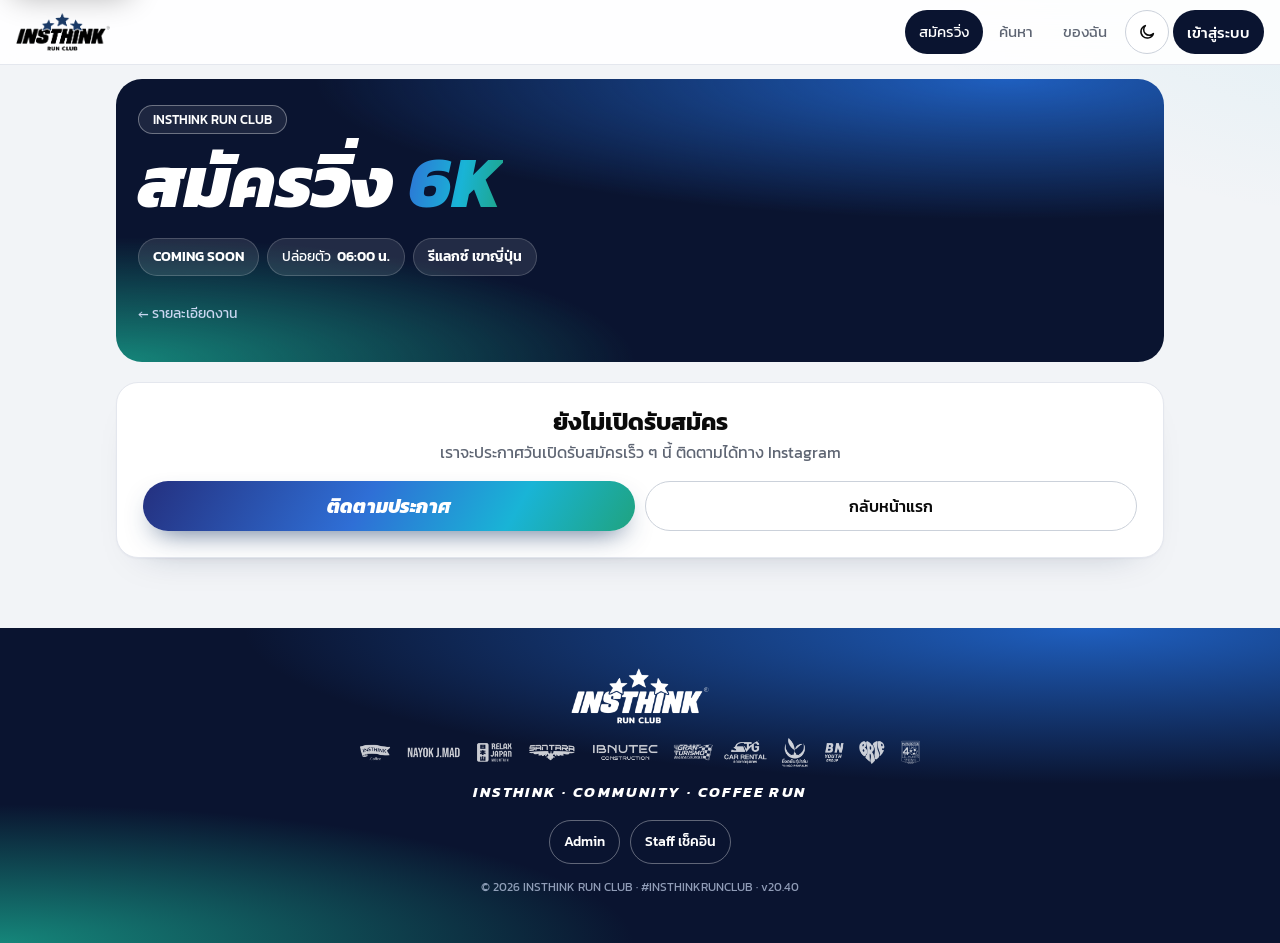
<file: register.html>
<!doctype html>
<html lang="th">
<head>
  <meta charset="utf-8">
  <meta name="viewport" content="width=device-width, initial-scale=1, viewport-fit=cover">
  <meta name="theme-color" content="#FFFFFF">
  <script>try{var t=localStorage.getItem('irc_theme')||(matchMedia('(prefers-color-scheme: dark)').matches?'dark':'light');document.documentElement.dataset.theme=t;if(t==='dark')document.querySelector('meta[name=theme-color]').content='#070D1F'}catch(e){}</script>
  <title>สมัครวิ่ง · INSTHINK RUN CLUB</title>
  <meta name="description" content="สมัครวิ่ง 6K กับ INSTHINK RUN CLUB รับเสื้อวิ่ง INSTHINK RUN CLUB และ E-BIB ออนไลน์">
  <link rel="icon" href="img/logo.png">
  <link rel="preconnect" href="https://fonts.googleapis.com">
  <link rel="preconnect" href="https://fonts.gstatic.com" crossorigin>
  <link href="https://fonts.googleapis.com/css2?family=Kanit:ital,wght@0,300;0,400;0,500;0,600;0,700;0,800;1,700;1,800&display=swap" rel="stylesheet">
  <link rel="stylesheet" href="css/style.css?v=20.40">
</head>
<body>
  <header class="site-head" data-nav></header>

  <main class="wrap">
    <!-- หัวหน้าสมัคร: สรุปอีเวนต์สั้น ๆ -->
    <section class="reg-head">
      <span class="kicker light" id="evEdition">INSTHINK RUN CLUB</span>
      <h1>สมัครวิ่ง <span class="g">6K</span></h1>
      <div class="hero-meta">
        <span class="meta-chip"><b id="evDate">—</b></span>
        <span class="meta-chip">ปล่อยตัว <b id="evTime">—</b></span>
        <span class="meta-chip"><b id="evLoc">—</b></span>
      </div>
      <a class="reg-back" href="index.html">← รายละเอียดงาน</a>
    </section>

    <!-- โหมดดูตัวอย่าง (เปิดจากหน้าแอดมิน) -->
    <div class="notice warn hidden" id="previewBar" role="status" style="margin-top:16px"><b>โหมดดูตัวอย่างสำหรับแอดมิน</b> · หน้านี้คนทั่วไปยังเห็นเป็น "ยังไม่เปิดรับสมัคร" และกดสมัครจะไม่บันทึกข้อมูลจริง</div>

    <!-- ยังไม่เปิดรับสมัคร (ตั้งที่ REGISTRATION_OPEN ใน js/config.js) -->
    <section class="card center hidden" id="closed" style="margin-top:20px">
      <h2 style="margin:0 0 6px">ยังไม่เปิดรับสมัคร</h2>
      <p class="muted" style="margin:0 0 16px">เราจะประกาศวันเปิดรับสมัครเร็ว ๆ นี้ ติดตามได้ทาง Instagram</p>
      <div class="btn-row" style="justify-content:center">
        <a class="btn btn-primary" id="closedIg" target="_blank" rel="noopener">ติดตามประกาศ</a>
        <a class="btn" href="index.html">กลับหน้าแรก</a>
      </div>
    </section>

    <!-- ยังไม่ได้เข้าสู่ระบบ -->
    <section class="card center hidden" id="gate" style="margin-top:20px">
      <h2 style="margin:0 0 6px">เข้าสู่ระบบก่อนสมัครวิ่ง</h2>
      <p class="muted" style="margin:0 0 16px">สมัครสมาชิกครั้งเดียว (ใส่รูปโปรไฟล์ได้) แล้วสมัครวิ่งได้ทุกรอบโดยไม่ต้องกรอกข้อมูลซ้ำ</p>
      <div class="btn-row" style="justify-content:center">
        <a class="btn btn-primary" href="login.html?next=register.html">เข้าสู่ระบบ</a>
        <a class="btn" href="login.html?next=register.html#signup">สมัครสมาชิก</a>
      </div>
    </section>

    <form id="regForm" class="hidden" novalidate autocomplete="on" onsubmit="return false">
      <div class="ref-note hidden" id="refNote"></div>

      <!-- 01 แพ็กเกจ -->
      <h2 class="section-title"><span class="num">01</span>เลือกแพ็กเกจ</h2>
      <p class="pkg-hint" id="pkgHint">แตะที่การ์ดเพื่อเลือก 1 แพ็กเกจ</p>
      <div class="packages" id="pkgList"><!-- สร้างจาก config --></div>
      <div class="notice warn hidden" id="dupNote" role="status" style="margin-top:12px"></div>
      <div class="err-msg hidden" data-err="package">กรุณาเลือกแพ็กเกจ</div>

      <!-- 02 ผู้สมัคร (ดึงจากบัญชีสมาชิก) -->
      <h2 class="section-title"><span class="num">02</span>ผู้สมัคร</h2>
      <div class="card grid">
        <div class="who-card" id="whoCard"></div>
        <div class="notice warn small hidden" id="emgHint" data-runner>
          ยังไม่ได้ใส่ผู้ติดต่อฉุกเฉิน — <a href="account.html">เพิ่มในบัญชีของฉัน</a> (แนะนำสำหรับนักวิ่ง)
        </div>
        <div class="hint">ข้อมูลส่วนตัวมาจากบัญชีสมาชิกของคุณ แก้ไขได้ที่ <a href="account.html">บัญชีของฉัน</a></div>
      </div>

      <!-- 03 เครื่องดื่ม + แพ้อาหาร (เฉพาะนักวิ่ง) -->
      <div data-runner>
        <h2 class="section-title"><span class="num">03</span>เครื่องดื่ม &amp; อาหาร</h2>
        <div class="card grid">
          <div class="field">
            <span class="label">เลือกเครื่องดื่ม 1 อย่าง <span class="req">*</span></span>
            <div class="chips" id="drinkList"></div>
            <div class="err-msg hidden" data-err="drink">กรุณาเลือกเครื่องดื่ม</div>
          </div>
          <div class="field">
            <span class="label">ความหวาน <span class="req">*</span></span>
            <div class="chips" id="sweetList"></div>
          </div>
          <div class="field">
            <label for="note">แพ้อาหารอะไรไหม?</label>
            <input class="input" id="note" name="note" maxlength="200" placeholder="เช่น แพ้ถั่ว / ไม่แพ้อะไร">
            <div class="hint">อาหารเป็นข้าวยำบุฟเฟ่ต์ ไม่ต้องเลือกเมนู แจ้งเฉพาะสิ่งที่แพ้</div>
          </div>
        </div>
      </div>

      <!-- 04 เสื้อวิ่ง: ไซซ์ + วิธีรับ -->
      <h2 class="section-title"><span class="num" id="numDelivery">04</span>ไซซ์และการรับเสื้อ</h2>
      <div class="card grid">
        <div class="bandana-note">
          <div class="ico" id="bandanaIco"></div>
          <div><b id="shirtName">เสื้อวิ่ง INSTHINK RUN CLUB</b><br><span class="muted">1 ตัวต่อ 1 รายการ · เลือกไซซ์ด้านล่าง</span></div>
        </div>
        <div class="field">
          <span class="label" id="sizeLbl">ไซซ์เสื้อ <span class="req">*</span></span>
          <div class="chips size-chips" id="sizeList" role="radiogroup" aria-labelledby="sizeLbl"></div>
          <div class="err-msg hidden" data-err="size">กรุณาเลือกไซซ์เสื้อ</div>
          <details class="size-chart"><summary>ดูตารางไซซ์</summary><div id="sizeChart"></div></details>
        </div>
        <div class="options" id="deliveryList"></div>
        <div class="grid hidden" id="addressBox">
          <div class="field">
            <label for="address">ที่อยู่จัดส่ง <span class="req">*</span></label>
            <textarea class="input" id="address" name="address" maxlength="300" autocomplete="street-address" placeholder="บ้านเลขที่ ถนน ตำบล อำเภอ จังหวัด"></textarea>
          </div>
          <div class="field" style="max-width:220px">
            <label for="zipcode">รหัสไปรษณีย์ <span class="req">*</span></label>
            <input class="input" id="zipcode" name="zipcode" inputmode="numeric" maxlength="5" autocomplete="postal-code">
          </div>
          <div class="hint" style="margin-top:-6px">ชื่อผู้รับและเบอร์โทรใช้ตามข้อมูลผู้สมัคร</div>
        </div>
      </div>

      <!-- สรุปยอด + ยืนยัน -->
      <h2 class="section-title"><span class="num" id="numSummary">05</span>สรุปและยืนยัน</h2>
      <div class="card grid">
        <div class="summary" id="summary"></div>
        <label class="check">
          <input type="checkbox" id="consent">
          <span>ข้าพเจ้ายินยอมให้ผู้จัดงานเก็บและใช้ข้อมูลส่วนบุคคลเพื่อการจัดงานครั้งนี้เท่านั้น (PDPA)<span data-runner> และรับรองว่ามีสุขภาพพร้อมสำหรับการวิ่ง</span></span>
        </label>
        <div class="err-msg hidden" data-err="consent">กรุณายอมรับเงื่อนไข</div>
        <button class="btn btn-primary btn-block" id="submitBtn" type="submit">ยืนยันและไปชำระเงิน →</button>
        <p class="hint center" style="margin:0">ชำระผ่าน PromptPay แล้วแนบสลิป — ระบบยืนยันให้อัตโนมัติทันที</p>
      </div>
    </form>
  </main>

  <footer class="site-foot"></footer>

  <script src="js/config.js?v=20.40"></script>
  <script src="js/api.js?v=20.40"></script>
  <script src="js/common.js?v=20.40"></script>
  <script src="js/register.js?v=20.40"></script>
</body>
</html>
</file>
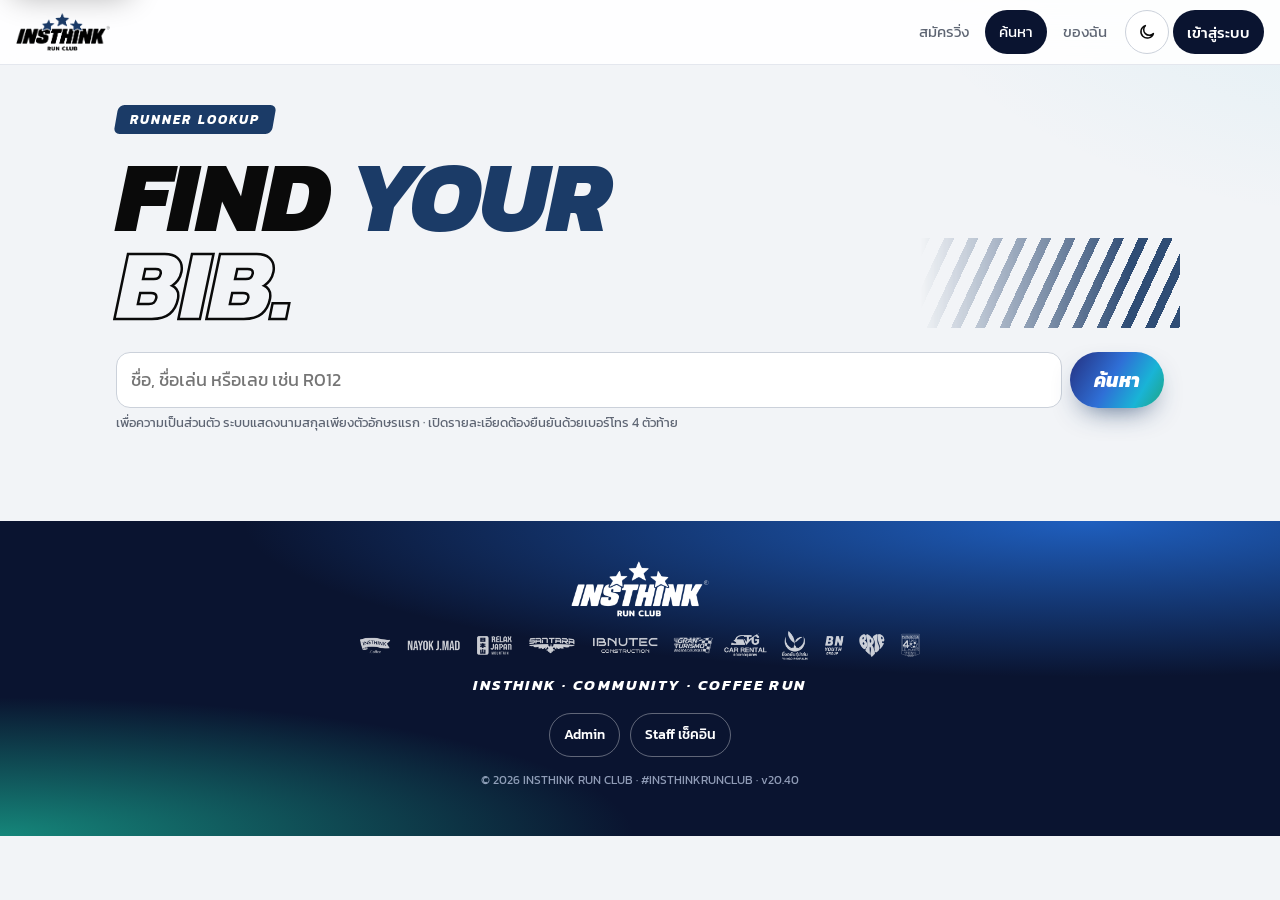
<file: search.html>
<!doctype html>
<html lang="th">
<head>
  <meta charset="utf-8">
  <meta name="viewport" content="width=device-width, initial-scale=1, viewport-fit=cover">
  <meta name="theme-color" content="#FFFFFF">
  <script>try{var t=localStorage.getItem('irc_theme')||(matchMedia('(prefers-color-scheme: dark)').matches?'dark':'light');document.documentElement.dataset.theme=t;if(t==='dark')document.querySelector('meta[name=theme-color]').content='#070D1F'}catch(e){}</script>
  <title>ค้นหา · INSTHINK RUN CLUB</title>
  <link rel="icon" href="img/logo.png">
  <link rel="preconnect" href="https://fonts.googleapis.com">
  <link rel="preconnect" href="https://fonts.gstatic.com" crossorigin>
  <link href="https://fonts.googleapis.com/css2?family=Kanit:ital,wght@0,300;0,400;0,500;0,600;0,700;0,800;1,700;1,800&display=swap" rel="stylesheet">
  <link rel="stylesheet" href="css/style.css?v=20.40">
</head>
<body>
  <header class="site-head" data-nav></header>

  <main class="wrap">
    <section class="hero" style="padding-bottom:6px">
      <div class="hero-stripes"></div>
      <span class="eyebrow"><span>RUNNER LOOKUP</span></span>
      <h1 style="font-size:clamp(46px,11vw,100px)">Find <span class="n">your</span><br><span class="o">BIB.</span></h1>
    </section>

    <form class="search-bar mt" id="searchForm">
      <input class="input" id="q" aria-label="ค้นหานักวิ่งด้วยชื่อ ชื่อเล่น หรือเลข BIB" placeholder="ชื่อ, ชื่อเล่น หรือเลข เช่น R012" autocomplete="off" maxlength="60" enterkeyhint="search">
      <button class="btn btn-primary" id="searchBtn" type="submit">ค้นหา</button>
    </form>
    <p class="hint">เพื่อความเป็นส่วนตัว ระบบแสดงนามสกุลเพียงตัวอักษรแรก · เปิดรายละเอียดต้องยืนยันด้วยเบอร์โทร 4 ตัวท้าย</p>

    <div class="results" id="results"></div>
  </main>

  <footer class="site-foot"><img src="img/logo.png" alt="INSTHINK RUN CLUB"></footer>

  <script src="js/config.js?v=20.40"></script>
  <script src="js/api.js?v=20.40"></script>
  <script src="js/common.js?v=20.40"></script>
  <script>
    /* หน้าค้นหา — action "search" คืนข้อมูลแบบจำกัด */
    (function () {
      const { $, esc, toast, busy, pkg, payPill, checkinLabel } = window.U;

      async function run(q) {
        const btn = $('#searchBtn');
        busy(btn, true, '…');
        try {
          const { results } = await API.call('search', { q });
          history.replaceState(null, '', '?q=' + encodeURIComponent(q));
          $('#results').innerHTML = results.length
            ? results.map((r) => {
                const p = pkg(r.package);
                return `<a class="result" href="profile.html?bib=${encodeURIComponent(r.bib)}">
                  <span class="bib-tag ${p.runner ? '' : 'm'}">${esc(r.bib)}</span>
                  <span class="who"><b>${esc(r.name)}${r.nickname ? ' (' + esc(r.nickname) + ')' : ''}</b>
                    <span>${esc(p.label)} · ${r.paymentStatus === 'PAID' ? esc(checkinLabel(r)) : ''}</span></span>
                  ${payPill(r.paymentStatus)}</a>`;
              }).join('')
            : '<p class="muted center mt">ไม่พบผลลัพธ์ — ลองพิมพ์ชื่อจริงหรือเลขอีกครั้ง</p>';
        } catch (e) {
          toast(e.message, 'err');
        } finally {
          busy(btn, false);
        }
      }

      $('#searchForm').addEventListener('submit', (e) => {
        e.preventDefault();
        const q = $('#q').value.trim();
        if (q.length < 2) return toast('พิมพ์อย่างน้อย 2 ตัวอักษร', 'err');
        run(q);
      });

      const q0 = new URLSearchParams(location.search).get('q');
      if (q0) { $('#q').value = q0; run(q0); }
    })();
  </script>
</body>
</html>
</file>
<file: css/style.css>
/* =====================================================================
   INSTHINK RUN CLUB — Design System
   แนวทางจากโลโก้: ขาว / ดำ / กรมท่า (Navy) · ตัวอักษรหนาเอียง (Kanit 800 Italic)
   ลวดลาย: ดาว 3 ดวง + เส้นความเร็วแนวทแยง
   ===================================================================== */

:root {
  --bg: #F2F4F7;
  --surface: #FFFFFF;
  --surface-2: #F7F8FA;
  --line: #E4E7EE;
  --line-2: #CBD1DA;
  --ink: #0A0A0A;
  --muted: #5E6573;
  --navy: #1B3B67;       /* สีดาวในโลโก้ */
  --navy-deep: #0F2244;
  --navy-tint: #E9EFF8;
  --sky: #8FB4E8;        /* ใช้บนพื้นกรมท่า */
  /* โทนจากผ้าโพกหัว / สติกเกอร์: คราม → น้ำเงิน → ฟ้า → เขียวอมฟ้า */
  --indigo: #24307F;
  --blue: #2F6FD6;
  --cyan: #19B4D6;
  --teal: #1FA37F;
  --lime: #8CD43E;       /* เลข 3 ในโลโก้ — ใช้เป็นจุดเน้นเล็ก ๆ */
  --night: #0A1430;      /* พื้นมืดแบบ GreenBank */
  --grad: linear-gradient(120deg, #24307F 0%, #2F6FD6 45%, #19B4D6 75%, #1FA37F 100%);
  --grad-night: radial-gradient(120% 90% at 85% 0%, #1F5FBF 0%, rgba(31,95,191,0) 55%), radial-gradient(90% 80% at 0% 100%, #15867A 0%, rgba(21,134,122,0) 55%), #0A1430;
  --ok: #12965A;
  --ok-tint: #E4F5EC;
  --warn: #B86E00;
  --warn-tint: #FFF3DE;
  --info: #1F66C9;
  --info-tint: #E6EFFC;
  --bad: #CC2F3B;
  --bad-tint: #FCE9EA;

  --font: 'Kanit', system-ui, sans-serif;
  --r: 22px;
  --r-sm: 14px;
  --gutter: 16px;
  --max: 1080px;
  --skew: -10deg;
}

*, *::before, *::after { box-sizing: border-box; }
html { -webkit-text-size-adjust: 100%; }
body {
  margin: 0; min-height: 100vh; overflow-x: hidden;
  background: var(--bg); color: var(--ink);
  font: 400 16px/1.55 var(--font);
  background-image: radial-gradient(900px 520px at 110% -10%, rgba(25,180,214,.10), transparent 60%);
  background-attachment: fixed;
}
img, svg, canvas { max-width: 100%; }
a { color: var(--navy); text-decoration: none; }
h1, h2, h3 { margin: 0; line-height: 1.05; }
button, input, select, textarea { font: inherit; color: inherit; }

/* ตัวอักษรสไตล์โลโก้: หนา เอียง ตัวพิมพ์ใหญ่ */
.display { font-weight: 800; font-style: italic; text-transform: uppercase; letter-spacing: -.01em; }

.wrap { width: 100%; max-width: var(--max); margin: 0 auto; padding: 0 var(--gutter); }
.muted { color: var(--muted); }
.hidden { display: none !important; }
.center { text-align: center; }
.mt { margin-top: 18px; }
.small { font-size: 13px; }

/* ---------------- Header ---------------- */
.site-head {
  position: sticky; top: 0; z-index: 40;
  display: flex; align-items: center; justify-content: space-between; gap: 12px;
  padding: 10px var(--gutter);
  background: rgba(255,255,255,.9);
  backdrop-filter: blur(12px); -webkit-backdrop-filter: blur(12px);
  border-bottom: 1px solid var(--line);
}
.brand { display: flex; align-items: center; gap: 10px; color: var(--ink); }
.brand img { height: 38px; width: auto; display: block; }
.brand .tag-role { font: 800 italic 13px/1 var(--font); letter-spacing: .08em; background: var(--ink); color: #fff; padding: 6px 9px; border-radius: 6px; }
.nav-links { display: flex; gap: 2px; }
.nav-links { align-items: center; }
.nav-links a { color: var(--muted); font-size: 15px; padding: 8px 14px; border-radius: 99px; white-space: nowrap; }
.nav-links a.on { color: #fff; background: var(--night); }
.nav-links a:not(.on):hover { color: var(--ink); background: var(--surface-2); }
.nav-links a.btn-dark, .nav-links a.btn-dark:hover { color: #fff; background: var(--night); font-weight: 500; }
@media (max-width: 400px) { .brand img { height: 32px; } .nav-links a { padding: 7px 9px; font-size: 14px; } }

/* ---------------- Hero ---------------- */
.hero { position: relative; padding: 40px 0 26px; overflow: hidden; margin: 0 calc(-1 * var(--gutter)); padding-left: var(--gutter); padding-right: var(--gutter); }
.eyebrow {
  display: inline-flex; align-items: center; gap: 8px;
  font: 700 italic 13px/1 var(--font); letter-spacing: .16em; text-transform: uppercase;
  color: #fff; background: var(--navy); padding: 8px 14px; border-radius: 6px; transform: skewX(var(--skew));
}
.eyebrow > * { transform: skewX(10deg); }
.hero h1 { font: 800 italic clamp(50px, 13vw, 124px)/.88 var(--font); text-transform: uppercase; margin-top: 18px; letter-spacing: -.02em; }
.hero h1 .n { color: var(--navy); }
.hero h1 .o { color: transparent; -webkit-text-stroke: 2.5px var(--ink); }
.hero-meta { display: flex; flex-wrap: wrap; gap: 8px; margin-top: 22px; }
.meta-chip { display: inline-flex; gap: 6px; align-items: center; background: var(--surface); border: 1px solid var(--line); border-radius: 99px; padding: 7px 14px; font-size: 14px; }
.meta-chip b { font-weight: 600; }
.hero-stars { position: absolute; right: 0; top: 34px; display: flex; gap: 6px; align-items: flex-end; color: var(--navy); pointer-events: none; }
.hero-stars img { height: 74px; width: auto; display: block; }
.hero-stripes {
  position: absolute; right: -40px; bottom: 6px; width: 300px; height: 90px; pointer-events: none;
  background: repeating-linear-gradient(115deg, var(--navy) 0 9px, transparent 9px 22px); opacity: .9;
  -webkit-mask: linear-gradient(90deg, transparent, #000 70%); mask: linear-gradient(90deg, transparent, #000 70%);
}
@media (max-width: 700px) { .hero-stars { top: 20px; transform: scale(.7); transform-origin: right top; } .hero-stripes { width: 170px; height: 60px; opacity: .5; } }

/* ---------------- Section / Card ---------------- */
.section-title { display: flex; align-items: baseline; gap: 12px; margin: 34px 0 14px; font: 800 italic 26px/1 var(--font); text-transform: uppercase; }
.section-title { align-items: center; }
.section-title .num { font: 600 13px/1 var(--font); font-style: normal; letter-spacing: .06em; color: var(--navy); border: 1.5px solid var(--line-2); background: var(--surface); padding: 6px 12px; border-radius: 99px; }
.section-title small { font: 400 14px var(--font); color: var(--muted); text-transform: none; }
.card { background: var(--surface); border: 1px solid var(--line); border-radius: var(--r); padding: 20px; box-shadow: 0 1px 2px rgba(15,34,68,.04), 0 18px 40px -30px rgba(15,34,68,.35); }
@media (min-width: 720px) { .card { padding: 26px; } }
.card-title { font: 800 italic 21px/1.1 var(--font); text-transform: uppercase; margin-bottom: 12px; display: flex; justify-content: space-between; align-items: center; gap: 10px; flex-wrap: wrap; }

/* ---------------- Form ---------------- */
.grid { display: grid; gap: 14px; }
@media (min-width: 640px) { .grid-2 { grid-template-columns: 1fr 1fr; } .grid-3 { grid-template-columns: repeat(3, 1fr); } }
.field label, .label { display: block; font-size: 14px; color: var(--muted); margin-bottom: 6px; }
.req { color: var(--bad); }
.input {
  width: 100%; min-height: 48px; padding: 11px 14px;
  background: var(--surface); border: 1.5px solid var(--line-2); border-radius: var(--r-sm);
  font-size: 16px; /* 16px กัน iOS zoom */ outline: none; transition: border-color .15s, box-shadow .15s;
  -webkit-appearance: none; appearance: none;
}
textarea.input { min-height: 88px; resize: vertical; }
select.input {
  background-image: linear-gradient(45deg, transparent 50%, var(--ink) 50%), linear-gradient(135deg, var(--ink) 50%, transparent 50%);
  background-position: calc(100% - 20px) 50%, calc(100% - 14px) 50%; background-size: 6px 6px; background-repeat: no-repeat; padding-right: 40px;
}
.input:focus { border-color: var(--navy); box-shadow: 0 0 0 3px rgba(27,59,103,.15); }
.input.invalid { border-color: var(--bad); }
.hint { font-size: 13px; color: var(--muted); margin-top: 5px; }
.err-msg { font-size: 13px; color: var(--bad); margin-top: 6px; }

/* ตัวเลือกแบบชิป (radio) */
.chips { display: flex; flex-wrap: wrap; gap: 8px; }
.chip { position: relative; }
.chip input { position: absolute; opacity: 0; inset: 0; cursor: pointer; margin: 0; }
.chip span {
  display: flex; align-items: center; justify-content: center; gap: 6px;
  min-height: 46px; padding: 10px 18px; border-radius: 99px;
  background: var(--surface); border: 1.5px solid var(--line-2); font-size: 15px; transition: all .15s; user-select: none;
}
.chip input:checked + span { background: var(--night); color: #fff; border-color: var(--night); font-weight: 500; }
.chip input:focus-visible + span { box-shadow: 0 0 0 3px rgba(27,59,103,.3); }
.chip:hover span { border-color: var(--navy); }
.sweet .chip span { min-width: 66px; font-weight: 700; font-style: italic; }

/* การ์ดเลือกแพ็กเกจ */
.packages { display: grid; gap: 12px; }
@media (min-width: 640px) { .packages { grid-template-columns: 1.15fr 1fr; } }
.pkg { position: relative; }
.pkg input { position: absolute; opacity: 0; inset: 0; margin: 0; cursor: pointer; z-index: 2; }
.pkg .box {
  position: relative; overflow: hidden; height: 100%;
  padding: 20px; border-radius: var(--r); background: var(--surface); border: 2px solid var(--line); transition: all .18s;
}
.pkg .top { display: flex; justify-content: space-between; align-items: flex-start; gap: 10px; }
.pkg .lbl { font: 800 italic 24px/1 var(--font); text-transform: uppercase; }
.pkg .ttl { font-size: 14px; color: var(--muted); margin-top: 4px; }
.pkg .price { font: 800 italic 46px/.9 var(--font); color: var(--navy); white-space: nowrap; }
.pkg .price small { font-size: 18px; }
.pkg ul { list-style: none; padding: 0; margin: 16px 0 0; display: grid; gap: 6px; font-size: 14px; }
.pkg li { display: flex; gap: 8px; align-items: center; }
.pkg li::before { content: ''; width: 14px; height: 14px; flex: none; background: var(--navy); clip-path: polygon(50% 0, 61% 35%, 98% 35%, 68% 57%, 79% 91%, 50% 70%, 21% 91%, 32% 57%, 2% 35%, 39% 35%); }
.pkg .seats { display: inline-block; margin-top: 14px; font-size: 13px; font-weight: 500; color: var(--navy); background: var(--navy-tint); padding: 4px 10px; border-radius: 99px; }
.pkg .seats.full { color: var(--bad); background: var(--bad-tint); }
.pkg .box::after {
  content: ''; position: absolute; right: -24px; top: 0; bottom: 0; width: 110px; opacity: 0; transition: opacity .2s;
  background: repeating-linear-gradient(115deg, var(--navy) 0 6px, transparent 6px 16px);
  -webkit-mask: linear-gradient(90deg, transparent, #000); mask: linear-gradient(90deg, transparent, #000);
}
.pkg input:checked + .box { border-color: var(--navy); box-shadow: 0 12px 34px -14px rgba(27,59,103,.55); }
.pkg input:checked + .box::after { opacity: .14; }
.pkg input:disabled + .box { opacity: .5; }

/* การ์ดเลือกวิธีรับของ */
.options { display: grid; gap: 10px; }
@media (min-width: 640px) { .options { grid-template-columns: 1fr 1fr; } }
.opt { position: relative; }
.opt input { position: absolute; opacity: 0; inset: 0; margin: 0; cursor: pointer; }
.opt .box { display: flex; justify-content: space-between; align-items: center; gap: 10px; padding: 14px 18px; min-height: 58px; border: 1.5px solid var(--line-2); border-radius: var(--r-sm); background: var(--surface); transition: all .15s; }
.opt .box b { font-weight: 500; }
.opt .box span { color: var(--muted); font-size: 14px; white-space: nowrap; }
.opt input:checked + .box { border-color: var(--navy); background: var(--navy-tint); box-shadow: inset 0 0 0 1px var(--navy); }

.bandana-note { display: flex; gap: 14px; align-items: center; padding: 14px; background: var(--navy-tint); border-radius: var(--r-sm); font-size: 14px; }
.bandana-note .ico { width: 46px; height: 46px; flex: none; border-radius: 10px; background: var(--navy); display: grid; place-items: center; color: #fff; }
.bandana-note .ico svg { width: 24px; height: 24px; }

.check { display: flex; gap: 10px; align-items: flex-start; font-size: 14px; color: var(--muted); cursor: pointer; }
.check input { width: 20px; height: 20px; accent-color: var(--navy); margin-top: 2px; flex: none; }

/* สรุปยอด */
.summary { display: grid; gap: 8px; font-size: 15px; }
.summary .row { display: flex; justify-content: space-between; gap: 10px; }
.summary .total { border-top: 2px dashed var(--line-2); padding-top: 12px; margin-top: 4px; align-items: baseline; }
.summary .total b { font: 800 italic 34px/1 var(--font); color: var(--navy); }

/* ---------------- Buttons ---------------- */
.btn {
  display: inline-flex; align-items: center; justify-content: center; gap: 8px;
  min-height: 50px; padding: 12px 24px; border-radius: 99px; cursor: pointer;
  font: 500 16px/1 var(--font); transition: transform .12s, background .15s, box-shadow .15s;
  background: var(--surface); color: var(--ink); border: 1.5px solid var(--line-2);
}
.btn:hover { border-color: var(--ink); }
.btn:active { transform: translateY(1px) scale(.99); }
.btn:disabled { opacity: .5; cursor: not-allowed; }
.btn-primary {
  background: var(--grad); color: #fff; border: 0;
  font: 800 italic 19px/1 var(--font); text-transform: uppercase; letter-spacing: .01em;
  box-shadow: 0 12px 28px -12px rgba(27,59,103,.8);
}
.btn-primary:hover { filter: brightness(1.08); }
.btn-dark { background: var(--night); color: #fff; border: 0; }
.btn-dark:hover { background: #222; }
.btn-ok { background: var(--ok); color: #fff; border: 0; }
.btn-danger { color: var(--bad); }
.btn-block { width: 100%; }
.btn-sm { min-height: 36px; padding: 7px 14px; font-size: 14px; border-radius: 99px; }
/* วงกลมลูกศรในปุ่ม (แบบ Creatiwise "Let's talk ↗") */
.btn .arr { width: 30px; height: 30px; margin-right: -12px; border-radius: 50%; display: grid; place-items: center; background: #fff; color: var(--night); font: 700 16px/1 var(--font); font-style: normal; flex: none; }
.btn-row { display: flex; flex-wrap: wrap; gap: 10px; }
.btn-row > .btn { flex: 1 1 160px; }
.spinner { width: 16px; height: 16px; border-radius: 50%; border: 2.5px solid currentColor; border-right-color: transparent; animation: spin .7s linear infinite; }
@keyframes spin { to { transform: rotate(360deg); } }

/* ---------------- Pills ---------------- */
.pill { display: inline-flex; align-items: center; gap: 6px; padding: 4px 11px; border-radius: 99px; font-size: 13px; font-weight: 500; white-space: nowrap; background: var(--surface-2); color: var(--muted); border: 1px solid var(--line); }
.pill::before { content: ''; width: 7px; height: 7px; border-radius: 50%; background: currentColor; }
.pill.ok { background: var(--ok-tint); color: var(--ok); border-color: transparent; }
.pill.warn { background: var(--warn-tint); color: var(--warn); border-color: transparent; }
.pill.info { background: var(--info-tint); color: var(--info); border-color: transparent; }
.pill.bad { background: var(--bad-tint); color: var(--bad); border-color: transparent; }

/* ---------------- Toast & demo flag ---------------- */
#toasts { position: fixed; left: 50%; bottom: 36px; transform: translateX(-50%); z-index: 100; display: grid; gap: 8px; width: min(92vw, 420px); }
.toast { padding: 13px 16px; border-radius: 12px; background: var(--ink); color: #fff; box-shadow: 0 12px 40px rgba(0,0,0,.25); font-size: 15px; animation: tin .25s ease; }
.toast.ok { background: var(--ok); } .toast.err { background: var(--bad); }
.toast.out { opacity: 0; transform: translateY(8px); transition: all .4s; }
@keyframes tin { from { opacity: 0; transform: translateY(10px); } }
.has-demo { padding-bottom: 28px; }
.demo-flag { position: fixed; left: 0; right: 0; bottom: 0; z-index: 30; text-align: center; font-size: 12px; letter-spacing: .05em; padding: 5px; color: #fff; background: var(--ink); }

/* ---------------- Success / steps ---------------- */
.success-head { text-align: center; margin: 26px 0 18px; }
.success-head .tick { width: 64px; height: 64px; margin: 0 auto 12px; border-radius: 50%; display: grid; place-items: center; background: var(--navy); color: #fff; font-size: 32px; animation: pop .4s cubic-bezier(.2,1.6,.4,1); }
@keyframes pop { from { transform: scale(.3); opacity: 0; } }
.success-head h2 { font: 800 italic 38px/1 var(--font); text-transform: uppercase; }

.steps { display: grid; grid-template-columns: repeat(4, 1fr); gap: 6px; margin: 6px 0 4px; }
.step { text-align: center; font-size: 12px; color: var(--muted); }
.step i { display: block; height: 6px; border-radius: 9px; background: var(--line); margin-bottom: 7px; }
.step.done i { background: var(--navy); }
.step.now i { background: repeating-linear-gradient(115deg, var(--navy) 0 6px, var(--sky) 6px 12px); }
.step.done, .step.now { color: var(--ink); font-weight: 500; }

/* ---------------- Payment ---------------- */
.pay-grid { display: grid; gap: 18px; }
@media (min-width: 640px) { .pay-grid { grid-template-columns: auto 1fr; align-items: start; } }
.pp-card { width: 236px; margin: 0 auto; border-radius: 14px; overflow: hidden; border: 1px solid var(--line); background: #fff; text-align: center; }
.pp-card .pp-head { background: #113566; color: #fff; padding: 9px; font: 700 15px/1 var(--font); letter-spacing: .04em; }
.pp-card .pp-qr { padding: 14px 18px 6px; display: grid; place-items: center; }
.pp-card .pp-qr canvas { width: 196px !important; height: 196px !important; }
.pp-card .pp-amt { font: 800 italic 28px/1.1 var(--font); color: var(--navy); }
.pp-card .pp-name { font-size: 13px; color: var(--muted); padding: 2px 10px 12px; }
.amount-big { font: 800 italic 52px/1 var(--font); color: var(--navy); }
.upload { display: grid; place-items: center; gap: 6px; text-align: center; padding: 20px; border: 2px dashed var(--line-2); border-radius: var(--r); background: var(--surface-2); cursor: pointer; transition: border-color .15s; }
.upload:hover { border-color: var(--navy); }
.upload input { display: none; }
.upload img { max-height: 260px; border-radius: 8px; }
.notice { padding: 12px 14px; border-radius: var(--r-sm); font-size: 14px; }
.notice.warn { background: var(--warn-tint); color: #6b4000; }
.notice.info { background: var(--info-tint); color: #133e7a; }
.notice.bad { background: var(--bad-tint); color: #7a1820; }
.notice.ok { background: var(--ok-tint); color: #0b5634; }

/* ---------------- E-BIB ---------------- */
/* ป้าย BIB กระดาษ: พื้นขาว แถบดำ+โลโก้ขาว แถบลายกรมท่า เลขใหญ่ */
.ebib { position: relative; overflow: hidden; background: #fff; border-radius: 20px; max-width: 520px; margin: 0 auto; border: 1px solid var(--line); box-shadow: 0 30px 70px -32px rgba(15,34,68,.55); }
.ebib-top { display: flex; justify-content: space-between; align-items: center; gap: 10px; padding: 14px 18px; background: var(--ink); color: #fff; }
.ebib-top img { height: 40px; width: auto; display: block; }
.ebib-top .d { font: 800 italic 26px/1 var(--font); background: #fff; color: var(--ink); padding: 6px 12px 5px; border-radius: 7px; transform: skewX(var(--skew)); }
.ebib-band { height: 12px; background: repeating-linear-gradient(115deg, var(--navy) 0 12px, #fff 12px 18px); }
.ebib-num { text-align: center; font: 800 italic clamp(70px, 21vw, 140px)/.95 var(--font); letter-spacing: -.02em; padding: 18px 10px 4px; white-space: nowrap; }
.ebib-name { text-align: center; font: 600 22px/1.2 var(--font); padding: 0 16px; }
.ebib-name small { display: block; font-size: 14px; color: var(--muted); font-weight: 400; }
.ebib-foot { display: grid; grid-template-columns: auto 1fr; gap: 16px; align-items: center; padding: 18px; margin-top: 14px; border-top: 2px dashed var(--line-2); }
.ebib-qr { position: relative; background: #fff; padding: 8px; border-radius: 10px; border: 1px solid var(--line); width: 134px; height: 134px; display: grid; place-items: center; }
.ebib-qr canvas { width: 116px !important; height: 116px !important; }
.ebib-qr .lock { position: absolute; inset: 0; display: grid; place-items: center; text-align: center; font-size: 12px; color: var(--muted); background: repeating-linear-gradient(45deg, #fff 0 6px, #F1F3F6 6px 12px); border-radius: 10px; padding: 8px; }
.ebib-info { display: grid; gap: 6px; font-size: 13px; }
.ebib-info .row { display: flex; justify-content: space-between; gap: 8px; border-bottom: 1px solid var(--line); padding-bottom: 4px; }
.ebib-info .row span { color: var(--muted); } .ebib-info .row b { font-weight: 500; text-align: right; }
.ebib-barcode { padding: 0 18px 16px; }
.ebib-barcode svg { width: 100%; height: 44px; display: block; }
.ebib-ribbon { position: absolute; top: 92px; right: -46px; transform: rotate(35deg); font: 800 italic 13px/1 var(--font); letter-spacing: .1em; padding: 7px 52px; color: #fff; background: var(--ok); }
.ebib-ribbon.wait { background: var(--warn); }

/* ---------------- Profile layout ---------------- */
.profile-grid { display: grid; gap: 18px; margin-top: 18px; }
@media (min-width: 900px) { .profile-grid { grid-template-columns: 1fr 1fr; align-items: start; } }
.kv { display: grid; grid-template-columns: repeat(2, 1fr); gap: 10px; }
.kv > div { background: var(--surface-2); border: 1px solid var(--line); border-radius: var(--r-sm); padding: 11px 12px; min-width: 0; }
.kv > div.wide { grid-column: 1 / -1; }
.kv span { display: block; font-size: 12px; color: var(--muted); }
.kv b { font: 500 16px/1.35 var(--font); overflow-wrap: anywhere; }
.route-box { aspect-ratio: 16/11; background: var(--surface-2); border: 1px solid var(--line); border-radius: var(--r); padding: 10px; }
.route-box svg { width: 100%; height: 100%; display: block; }

/* ---------------- Search ---------------- */
.search-bar { display: flex; gap: 8px; }
.search-bar .input { flex: 1; min-height: 56px; font-size: 18px; }
.search-bar .btn { min-height: 56px; }
.results { display: grid; gap: 10px; margin-top: 18px; }
.result { display: grid; grid-template-columns: auto 1fr auto; gap: 14px; align-items: center; background: var(--surface); border: 1px solid var(--line); border-radius: var(--r); padding: 14px 16px; color: var(--ink); transition: border-color .15s, transform .12s; }
.result:hover { border-color: var(--navy); transform: translateX(2px); }
.result .bib-tag { font: 800 italic 22px/1 var(--font); background: var(--ink); color: #fff; padding: 9px 10px 8px; border-radius: 8px; min-width: 86px; text-align: center; }
.result .bib-tag.m { background: var(--navy); }
.result .who b { display: block; font-weight: 500; }
.result .who span { font-size: 13px; color: var(--muted); }

/* Modal */
.modal { position: fixed; inset: 0; z-index: 60; display: grid; place-items: center; padding: var(--gutter); background: rgba(10,10,10,.55); backdrop-filter: blur(3px); }
.modal .card { width: 100%; max-width: 460px; max-height: 92vh; overflow: auto; }
.modal h3 { font: 800 italic 24px/1.1 var(--font); text-transform: uppercase; margin-bottom: 12px; }
.slip-view { width: 100%; border-radius: 10px; border: 1px solid var(--line); display: block; background: var(--surface-2); min-height: 120px; }

/* ---------------- Check-in (staff) ---------------- */
.scan-wrap { display: grid; gap: 16px; margin-top: 18px; }
@media (min-width: 860px) { .scan-wrap { grid-template-columns: 1fr 1fr; } }
#reader { width: 100%; border-radius: var(--r); overflow: hidden; background: #000; min-height: 260px; }
#reader video { object-fit: cover; }
.scan-result { border-radius: var(--r); padding: 22px; min-height: 200px; display: flex; flex-direction: column; justify-content: center; background: var(--surface); border: 2px solid var(--line); transition: all .2s; }
.scan-result .big { font: 800 italic 60px/.95 var(--font); }
.scan-result.ok { background: var(--ok-tint); border-color: var(--ok); } .scan-result.ok .big { color: var(--ok); }
.scan-result.warn { background: var(--warn-tint); border-color: var(--warn); } .scan-result.warn .big { color: var(--warn); }
.scan-result.bad { background: var(--bad-tint); border-color: var(--bad); } .scan-result.bad .big { color: var(--bad); }
.scan-result .tags { display: flex; flex-wrap: wrap; gap: 6px; margin-top: 12px; }
.tag { font-size: 14px; padding: 5px 10px; border-radius: 7px; background: #fff; border: 1px solid var(--line); }
.tag b { color: var(--navy); font-weight: 600; }
.log { display: grid; gap: 6px; max-height: 280px; overflow: auto; }
.log div { display: flex; justify-content: space-between; gap: 10px; font-size: 14px; padding: 8px 10px; background: var(--surface-2); border-radius: 8px; }

/* ---------------- Admin ---------------- */
.kpis { display: grid; grid-template-columns: repeat(2, 1fr); gap: 12px; }
@media (min-width: 900px) { .kpis { grid-template-columns: repeat(5, 1fr); } }
.kpi { position: relative; overflow: hidden; background: var(--surface); border: 1px solid var(--line); border-radius: var(--r); padding: 16px; }
.kpi span { font-size: 13px; color: var(--muted); }
.kpi b { display: block; font: 800 italic 38px/1.05 var(--font); margin-top: 6px; font-variant-numeric: tabular-nums; }
.kpi b small { font-size: 18px; color: var(--muted); }
.kpi.hl { background: var(--navy); color: #fff; border: 0; }
.kpi.hl span, .kpi.hl b small { color: rgba(255,255,255,.7); }
.kpi.alert { background: var(--warn-tint); border-color: transparent; cursor: pointer; }
.kpi.alert b { color: var(--warn); }
.kpi .bar { height: 6px; background: var(--line); border-radius: 9px; margin-top: 10px; overflow: hidden; }
.kpi.hl .bar { background: rgba(255,255,255,.2); }
.kpi .bar i { display: block; height: 100%; background: var(--ok); border-radius: 9px; transition: width .6s; }
.kpi.hl .bar i { background: #fff; }

.panels { display: grid; gap: 14px; margin-top: 14px; }
@media (min-width: 900px) { .panels { grid-template-columns: repeat(3, 1fr); } }
.panel h3 { font: 800 italic 17px/1 var(--font); text-transform: uppercase; margin-bottom: 14px; }
.hbars { display: grid; gap: 9px; }
.hbar { display: grid; grid-template-columns: 104px 1fr 44px; gap: 10px; align-items: center; font-size: 14px; }
.hbar.click { cursor: pointer; border-radius: 6px; }
.hbar.click:hover .lbl { color: var(--navy); text-decoration: underline; }
.hbar .lbl { white-space: nowrap; overflow: hidden; text-overflow: ellipsis; }
.hbar .track { height: 20px; background: var(--surface-2); border-radius: 6px; overflow: hidden; position: relative; }
.hbar .fill { height: 100%; background: var(--navy); border-radius: 6px; transition: width .6s; }
.hbar .val { text-align: right; font-variant-numeric: tabular-nums; font-weight: 500; }
.stat-list { display: grid; gap: 8px; }
.stat-list div { display: flex; justify-content: space-between; gap: 10px; padding: 10px 12px; background: var(--surface-2); border-radius: 9px; font-size: 14px; }
.stat-list b { font: 800 italic 20px/1 var(--font); }

.toolbar { display: flex; flex-wrap: wrap; gap: 8px; align-items: center; }
.toolbar .input { min-height: 42px; padding: 8px 12px; width: auto; flex: 1 1 140px; font-size: 15px; }
.toolbar select.input { flex: 0 1 160px; }
.table-wrap { overflow-x: auto; border: 1px solid var(--line); border-radius: var(--r); margin-top: 12px; background: var(--surface); }
table { width: 100%; border-collapse: collapse; font-size: 14px; min-width: 900px; }
th, td { padding: 10px 12px; text-align: left; border-bottom: 1px solid var(--line); white-space: nowrap; vertical-align: middle; }
th { background: var(--surface-2); font-weight: 500; color: var(--muted); font-size: 13px; }
tr:hover td { background: #FAFBFC; }
td .bib { font: 800 italic 17px/1 var(--font); }
td .bib.m { color: var(--navy); }
td .actions { display: flex; gap: 6px; }
.live { display: inline-flex; align-items: center; gap: 7px; font-size: 13px; color: var(--muted); }
.live i { width: 8px; height: 8px; border-radius: 50%; background: var(--ok); animation: pulse 1.6s infinite; }
.live.off i { background: var(--line-2); animation: none; }
@keyframes pulse { 0% { box-shadow: 0 0 0 0 rgba(18,150,90,.5); } 70% { box-shadow: 0 0 0 9px rgba(18,150,90,0); } 100% { box-shadow: 0 0 0 0 rgba(18,150,90,0); } }

/* ---------------- Login gate (admin/staff) ---------------- */
.gate { max-width: 400px; margin: 12vh auto 0; }
.gate h2 { font: 800 italic 32px/1 var(--font); text-transform: uppercase; margin-bottom: 6px; }

footer.site-foot { padding: 40px var(--gutter) 50px; text-align: center; color: var(--muted); font-size: 13px; }
footer.site-foot img { height: 44px; width: auto; opacity: .9; display: block; margin: 0 auto 8px; }

/* =====================================================================
   IG STORY (1080×1920) — เรนเดอร์นอกจอแล้วจับภาพด้วย html2canvas
   ใช้เฉพาะ CSS ที่ html2canvas รองรับ (ไม่ใช้ mask / clip-path / blend-mode)
   ===================================================================== */
.story-stage { position: fixed; left: -99999px; top: 0; pointer-events: none; z-index: -1; }
.story-stage.rendering { left: 0; }
.render-overlay { position: fixed; inset: 0; z-index: 90; display: grid; place-items: center; gap: 10px; align-content: center; background: var(--bg); font: 800 italic 22px/1 var(--font); text-transform: uppercase; }
.render-overlay .spinner { width: 34px; height: 34px; border-width: 4px; color: var(--navy); }

.story { position: relative; width: 1080px; height: 1920px; overflow: hidden; background: #0F2244; color: #fff; font-family: var(--font); }
.story .bg-svg { position: absolute; left: 0; top: 0; width: 1080px; height: 1920px; }
.story .s-logo { position: absolute; left: 80px; top: 100px; width: 400px; height: auto; }
.story .s-date { position: absolute; right: 80px; top: 118px; text-align: right; font: 800 italic 40px/1.1 var(--font); }
.story .s-date small { display: block; font: 400 26px/1.4 var(--font); color: #C6D5EC; }
.story .s-title { position: absolute; left: 70px; top: 330px; white-space: nowrap; font: 800 italic 200px/.86 var(--font); text-transform: uppercase; letter-spacing: -.02em; }
.story .s-title .o { color: #8FB4E8; }
.story .s-runner { position: absolute; left: 80px; top: 682px; display: flex; align-items: center; gap: 30px; font: 700 52px/1.15 var(--font); }
.story .s-avatar { width: 132px; height: 132px; border-radius: 66px; overflow: hidden; border: 6px solid #fff; background: #1B3B67; display: flex; align-items: center; justify-content: center; flex: none; font: 800 italic 60px/1 var(--font); }
.story .s-avatar img { width: 120px; height: 120px; display: block; }
.story .s-rname small { display: block; font: 400 30px/1.3 var(--font); color: #C6D5EC; }
.story .s-route { position: absolute; left: 80px; right: 80px; top: 840px; height: 400px; border: 2px solid rgba(255,255,255,.16); border-radius: 28px; background: rgba(255,255,255,.05); }
.story .s-route svg { position: absolute; left: 20px; top: 20px; width: 560px; height: 360px; }
.story .s-route .rinfo { position: absolute; right: 40px; top: 46px; text-align: right; }
.story .s-route .rinfo .k { font: 800 italic 170px/.85 var(--font); }
.story .s-route .rinfo .k small { font-size: 60px; color: #8FB4E8; }
.story .s-route .rinfo .n { font: 800 italic 32px/1.2 var(--font); letter-spacing: .04em; margin-top: 16px; }
.story .s-route .rinfo .t { font: 400 26px/1.35 var(--font); color: #C6D5EC; margin-top: 4px; }
.story .s-bib { position: absolute; left: 80px; right: 80px; top: 1290px; height: 450px; background: #fff; color: #0A0A0A; border-radius: 34px; overflow: hidden; }
.story .s-bib .top { height: 92px; background: #0A0A0A; display: flex; align-items: center; justify-content: space-between; padding: 0 36px; }
.story .s-bib .top img { height: 58px; width: auto; }
.story .s-bib .top b { font: 800 italic 40px/1 var(--font); background: #fff; color: #0A0A0A; padding: 8px 20px 6px; border-radius: 10px; }
.story .s-bib .band { height: 16px; background: repeating-linear-gradient(115deg, #1B3B67 0 16px, #fff 16px 26px); }
.story .s-bib .num { position: absolute; left: 40px; right: 40px; top: 120px; height: 230px; display: flex; align-items: center; justify-content: center; font: 800 italic 250px/.9 var(--font); letter-spacing: -.02em; white-space: nowrap; }
.story .s-bib .num span { display: inline-block; }
.story .s-bib .nm { position: absolute; left: 40px; right: 40px; bottom: 34px; display: flex; justify-content: space-between; font: 500 30px/1.2 var(--font); color: #45454f; }
.story .s-foot { position: absolute; left: 80px; right: 80px; bottom: 76px; display: flex; justify-content: space-between; font: 800 italic 32px/1 var(--font); }
.story .s-foot span:last-child { color: #8FB4E8; }

.story-preview { display: grid; place-items: center; }
.story-preview img { width: 100%; max-width: 300px; border-radius: 18px; box-shadow: 0 30px 60px -24px rgba(15,34,68,.6); }

/* ---------------- Print (พิมพ์ BIB) ---------------- */
@media print {
  body { background: #fff; }
  .site-head, .no-print, .demo-flag, footer, .success-head { display: none !important; }
  .profile-grid { display: block; }
  .ebib { box-shadow: none; }
}


/* ---------------- Account / Avatar / Footer admin (v3) ---------------- */
.avatar { display: inline-flex; align-items: center; justify-content: center; width: 72px; height: 72px; border-radius: 50%; overflow: hidden; background: var(--navy); color: #fff; font: 800 italic 28px var(--font); flex: none; border: 3px solid #fff; box-shadow: 0 0 0 2px var(--navy); }
.avatar img { width: 100%; height: 100%; display: block; }
.avatar.sm { width: 34px; height: 34px; font-size: 15px; border-width: 2px; box-shadow: 0 0 0 1.5px var(--navy); }
.avatar.lg { width: 112px; height: 112px; font-size: 44px; }
.acct-link { display: inline-flex; margin-left: 6px; }
.avatar-pick { display: flex; align-items: center; gap: 16px; }
.avatar-pick input[type=file] { display: none; }
.who-card { display: flex; align-items: center; gap: 14px; }
.who-card .meta { min-width: 0; }
.who-card .meta b { display: block; font-size: 18px; }
.tabs { display: flex; gap: 6px; background: var(--soft, #F3F4F6); padding: 4px; border-radius: 12px; margin-bottom: 16px; }
.tabs button { flex: 1; border: 0; background: transparent; padding: 10px; border-radius: 9px; font: 600 15px var(--font); cursor: pointer; color: var(--muted); }
.tabs button.on { background: #fff; color: var(--navy); box-shadow: 0 1px 4px rgba(0,0,0,.12); }
.drink-note { font-size: 13px; color: var(--muted); }
.freebies { display: flex; flex-wrap: wrap; gap: 6px; margin: 10px 0 0; }
.freebies span { font-size: 12px; font-weight: 600; background: #EAF0FA; color: var(--navy); padding: 4px 10px; border-radius: 99px; }
footer.site-foot .admin-link { margin-top: 14px; opacity: .85; }
.ebib-photo { position: absolute; top: 76px; right: 18px; width: 64px; height: 64px; }
@media print { .admin-link { display: none !important; } }

/* ---------------- Gallery ของที่ได้รับ ---------------- */
.gallery { display: grid; grid-template-columns: 1fr 1fr; gap: 12px; }
.gallery figure { margin: 0; background: #fff; border: 1px solid var(--line); border-radius: 16px; overflow: hidden; }
.gallery figure.wide { grid-column: 1 / -1; }
.gallery img { display: block; width: 100%; aspect-ratio: 1 / 1.15; object-fit: contain; background: #F3F4F6; }
.gallery figure.wide img { aspect-ratio: auto; object-fit: cover; background: #0F2244; }
.gallery figcaption { padding: 10px 12px 12px; display: grid; gap: 2px; }
.gallery figcaption b { font-size: 14px; }
.gallery figcaption span { font-size: 12px; color: var(--muted); }


/* =====================================================================
   v4 — Landing (ผสม ref: Business Alliance + Creatiwise + GreenBank เล็กน้อย)
   ===================================================================== */
.g { background: linear-gradient(100deg, #2F6FD6, #19B4D6 55%, #1FA37F); -webkit-background-clip: text; background-clip: text; color: transparent; }
.kicker { display: inline-flex; align-items: center; gap: 6px; font: 500 13px/1 var(--font); color: var(--ink); border: 1.5px solid var(--line-2); background: var(--surface); padding: 7px 14px; border-radius: 99px; }
.kicker.light { color: #fff; border-color: rgba(255,255,255,.35); background: rgba(255,255,255,.08); }
.block { margin-top: 64px; }
.block-title { font: 800 italic clamp(34px, 8vw, 56px)/.95 var(--font); text-transform: uppercase; letter-spacing: -.01em; margin: 12px 0 10px; }
.block-head { display: flex; justify-content: space-between; align-items: flex-end; gap: 16px; }
.anchor { scroll-margin-top: 70px; height: 1px; margin-top: 64px; }
html { scroll-behavior: smooth; }

/* ---------- Hero การ์ดมืด ---------- */
.hero2 { position: relative; overflow: hidden; margin-top: 14px; border-radius: 28px; color: #fff; background: var(--grad-night); display: grid; gap: 8px; padding: 30px 22px 0; isolation: isolate; }
.hero2::before { content: ''; position: absolute; inset: 0; z-index: -1; background: repeating-linear-gradient(115deg, transparent 0 46px, rgba(255,255,255,.035) 46px 48px); }
.hero2::after { content: ''; position: absolute; z-index: -1; width: 520px; height: 520px; right: -180px; bottom: -220px; border-radius: 50%; border: 1.5px solid rgba(140,212,62,.35); }
.hero2 h1 { font: 800 italic clamp(54px, 15vw, 116px)/.86 var(--font); text-transform: uppercase; letter-spacing: -.02em; margin: 18px 0 14px; }
.hero2-sub { color: #C9D6F0; max-width: 460px; margin: 0; font-size: 15px; }
.hero2 .meta-chip { background: rgba(255,255,255,.1); border-color: rgba(255,255,255,.18); color: #fff; backdrop-filter: blur(6px); }
.hero2 .hero-meta { margin-top: 18px; }
.hero2-cta { display: flex; flex-wrap: wrap; gap: 10px; margin-top: 22px; }
.btn-light { background: #fff; color: var(--night); border: 0; font-weight: 600; }
.btn-light .arr { background: var(--night); color: #fff; }
.btn-ghost { background: transparent; color: #fff; border-color: rgba(255,255,255,.4); }
.btn-ghost:hover { border-color: #fff; }
.hero2-art { position: relative; min-height: 270px; }
.hero2-art .bandana-shot { position: absolute; width: 300px; max-width: none; right: -30px; bottom: -40px; border-radius: 26px; transform: rotate(-10deg); box-shadow: 0 30px 60px -20px rgba(0,0,0,.6); }
.hero2 .hero-stars { position: absolute; left: 0; top: 20px; right: auto; }
.hero2 .hero-stars img { height: 46px; filter: brightness(0) invert(1); opacity: .9; }
.spark { position: absolute; color: var(--lime); font-size: 22px; line-height: 1; animation: twinkle 3s ease-in-out infinite; }
.spark.s1 { left: 36%; top: 30%; } .spark.s2 { left: 8%; bottom: 26%; font-size: 14px; animation-delay: 1s; } .spark.s3 { right: 12%; top: 4%; font-size: 16px; color: #fff; animation-delay: 2s; }
@media (min-width: 820px) { .spark.s3 { top: 15%; right: 40%; z-index: 3; } }
/* ดาวในโซนรูป (เพิ่ม 2 ดวง) */
.spark.s7 { right: 5%; top: 48%; font-size: 10px; color: #fff; animation-delay: .8s; animation-duration: 2.2s; z-index: 3; }
.spark.s9 { right: 20%; bottom: 6%; font-size: 16px; animation-delay: 2.2s; animation-duration: 3s; z-index: 3; }
.spark { z-index: 2; }
/* ดาวในโซนข้อความ (อยู่หลังตัวหนังสือ วางในช่องว่าง ไม่ทับข้อความ) */
.hero-sparks { position: absolute; inset: 0; pointer-events: none; z-index: 1; }
.hero-sparks .spark { z-index: 1; }
.spark.t1 { right: 7%; top: 2.5%; font-size: 14px; color: #fff; animation-delay: .5s; animation-duration: 2.4s; }
.spark.t2 { right: 12%; top: 17%; font-size: 18px; animation-delay: 1.5s; animation-duration: 3.4s; }
.spark.t3 { right: 24%; top: 25.5%; font-size: 11px; color: #fff; animation-delay: 2.5s; animation-duration: 2.8s; }
.spark.t4 { right: 8%; top: 44%; font-size: 15px; animation-delay: 1.8s; animation-duration: 3.6s; }
@media (min-width: 820px) {
  .spark.t1 { right: auto; left: 40%; top: 9%; }
  .spark.t2 { right: auto; left: 45%; top: 34%; }
  .spark.t3 { right: auto; left: 38%; top: 55%; font-size: 13px; }
  .spark.t4 { right: auto; left: 31%; top: 95%; }
}
@keyframes twinkle { 50% { opacity: .3; transform: scale(.7); } }
@media (min-width: 820px) {
  .hero2 { grid-template-columns: 1.15fr 1fr; padding: 54px 48px; min-height: 520px; align-items: center; }
  .hero2-art { min-height: 0; height: 100%; }
  .hero2-art .bandana-shot { width: 440px; right: -60px; bottom: -110px; }
  .hero2 .hero-stars { left: auto; right: 10px; top: 0; }
}

/* ---------- Stats ---------- */
.stats { display: grid; grid-template-columns: repeat(2, 1fr); gap: 10px; margin-top: 14px; }
.stats > div { background: var(--surface); border: 1px solid var(--line); border-radius: var(--r); padding: 16px 18px; }
.stats b { display: block; font: 800 italic 38px/1 var(--font); letter-spacing: -.01em; }
.stats b small { font-size: 16px; margin-left: 3px; color: var(--blue); }
.stats span { font-size: 13px; color: var(--muted); }
@media (min-width: 720px) { .stats { grid-template-columns: repeat(4, 1fr); } .stats b { font-size: 46px; } }

/* ---------- Marquee ---------- */
.marquee { margin-top: 44px; background: var(--night); color: #fff; overflow: hidden; transform: rotate(-2deg) scale(1.04); padding: 14px 0; }
.marquee .track { display: flex; gap: 22px; width: max-content; animation: marq 26s linear infinite; font: 800 italic 26px/1 var(--font); text-transform: uppercase; white-space: nowrap; }
.marquee .track { align-items: center; }
.marquee i { display: inline-flex; align-items: center; justify-content: center; height: 26px; color: var(--lime); font: 400 normal 22px/1 system-ui, sans-serif; }
.marquee .jp { font-style: normal; font-weight: 700; letter-spacing: .04em; color: #fff; }
@keyframes marq { to { transform: translateX(-50%); } }
@media (prefers-reduced-motion: reduce) { .marquee .track, .spark { animation: none; } html { scroll-behavior: auto; } }

/* ---------- Slider ของที่ได้รับ ---------- */
.slide-nav { display: flex; gap: 8px; flex: none; }
.round { width: 44px; height: 44px; border-radius: 50%; border: 1.5px solid var(--line-2); background: var(--surface); font-size: 22px; line-height: 1; cursor: pointer; display: grid; place-items: center; color: var(--ink); }
.round.dark { background: var(--night); border-color: var(--night); color: #fff; }
.slider { display: grid; grid-auto-flow: column; grid-auto-columns: 78%; gap: 12px; overflow-x: auto; scroll-snap-type: x mandatory; padding: 14px 2px 10px; margin: 0 calc(-1 * var(--gutter)); padding-left: var(--gutter); padding-right: var(--gutter); scroll-padding-left: var(--gutter); scrollbar-width: none; }
.slider::-webkit-scrollbar { display: none; }
.slide { margin: 0; scroll-snap-align: start; }
.slide > img, .slide .band-img, .slide .meal-art { display: block; width: 100%; aspect-ratio: 4 / 5; object-fit: cover; border-radius: var(--r); background: #E8ECF3; }
.slide .band-img { background: var(--grad-night); display: grid; place-items: center; overflow: hidden; }
.slide .band-img img { width: 175%; max-width: none; transform: rotate(-62deg); border-radius: 10px; box-shadow: 0 20px 40px -10px rgba(0,0,0,.6); }
.slide .meal-art { background: var(--grad); display: flex; flex-direction: column; align-items: center; justify-content: center; gap: 4px; font: 800 italic 34px/1.1 var(--font); color: #fff; padding: 30px; text-align: center; }
.slide figcaption { padding: 12px 4px 0; display: grid; gap: 2px; }
.slide figcaption b { font-size: 17px; font-weight: 600; }
.slide figcaption span { font-size: 13px; color: var(--muted); }
@media (min-width: 720px) { .slider { grid-auto-columns: calc((100% - 36px) / 3.3); margin: 0; padding-left: 2px; padding-right: 2px; } }

/* ---------- การ์ดปักหมุด (How it works) ---------- */
.pins { position: relative; display: grid; grid-template-columns: 1fr 1fr; gap: 26px 14px; margin-top: 34px; }
.pin { position: relative; background: var(--surface); border-radius: 20px; padding: 26px 16px 18px; box-shadow: 0 1px 0 var(--line), 0 24px 40px -24px rgba(15,34,68,.45); }
.pin:nth-child(1) { transform: rotate(-4deg); } .pin:nth-child(2) { transform: rotate(3deg) translateY(16px); }
.pin:nth-child(3) { transform: rotate(2.5deg); } .pin:nth-child(4) { transform: rotate(-3deg) translateY(16px); }
.pin i { position: absolute; top: -9px; left: 50%; width: 18px; height: 18px; margin-left: -9px; border-radius: 50%; background: radial-gradient(circle at 35% 35%, #6b7380, #1d2230 70%); box-shadow: 0 3px 6px rgba(0,0,0,.35), 0 0 0 4px #fff; }
.pin small { font: 500 italic 15px/1 var(--font); color: var(--blue); }
.pin h3 { font: 700 italic 19px/1.15 var(--font); margin: 6px 0 6px; }
.pin p { margin: 0; font-size: 13px; color: var(--muted); line-height: 1.45; }
.ready { font: 700 italic 20px/1 var(--font); color: var(--muted); text-align: right; margin: 34px 4px 0; transform: rotate(-3deg); }
@media (min-width: 820px) {
  .pins { grid-template-columns: repeat(4, 1fr); gap: 22px; }
  .pins::before { content: ''; position: absolute; left: 6%; right: 6%; top: 50%; border-top: 2px dashed var(--line-2); z-index: -1; }
  .pin:nth-child(2), .pin:nth-child(4) { transform: rotate(3deg) translateY(34px); }
  .pin:nth-child(4) { transform: rotate(-3deg) translateY(34px); }
}

/* ---------- เส้นทาง (การ์ดมืด) ---------- */
.route-dark { margin-top: 64px; border-radius: 28px; color: #fff; background: var(--grad-night); display: grid; overflow: hidden; }
.rd-map { padding: 18px 10px 0; aspect-ratio: 1.35 / 1; }
.rd-map svg { width: 100%; height: 100%; display: block; }
.rd-info { padding: 6px 24px 28px; }
.rd-km { font: 800 italic 92px/.85 var(--font); margin-top: 14px; }
.rd-km small { font-size: 34px; color: var(--cyan); margin-left: 4px; }
.rd-name { font: 800 italic 22px/1.2 var(--font); letter-spacing: .04em; margin-top: 10px; }
.rd-info p { color: #C9D6F0; margin: 6px 0 0; font-size: 14px; }
@media (min-width: 820px) { .route-dark { grid-template-columns: 1.4fr 1fr; align-items: center; } .rd-info { padding: 40px; } .rd-map { padding: 30px; } }

/* ---------- Footer มืดไล่เฉด (แบบริสแบน) ---------- */
footer.site-foot { margin-top: 70px; padding: 40px var(--gutter) 46px; background: var(--grad-night); color: #C9D6F0; position: relative; overflow: hidden; }
footer.site-foot .foot-in { max-width: var(--max); margin: 0 auto; display: grid; gap: 14px; justify-items: center; text-align: center; }
footer.site-foot img { height: 56px; opacity: 1; margin: 0; }
footer.site-foot .tagline { font: 700 italic 15px/1.4 var(--font); letter-spacing: .16em; color: #fff; text-transform: uppercase; }
footer.site-foot .admin-link { margin-top: 4px; background: transparent; color: #fff; border-color: rgba(255,255,255,.35); opacity: 1; }
footer.site-foot .copy { font-size: 12px; opacity: .7; }
html, body { overflow-x: clip; }   /* กันแถบเอียง (marquee) ทำให้เลื่อนข้างได้ */
@media (min-width: 820px) { .ready { margin-top: 70px; } }

/* รูปผ้าโพกหัวแบบตัดพื้นหลัง (v4.1) */
.hero2-art::before { content: ''; position: absolute; width: 340px; height: 340px; right: -20px; bottom: -60px; border-radius: 50%; background: radial-gradient(circle, rgba(25,180,214,.45), rgba(25,180,214,0) 65%); }
.hero2-art .bandana-shot { width: 330px; right: -26px; bottom: -36px; border-radius: 0; transform: rotate(-4deg); box-shadow: none; filter: drop-shadow(0 28px 40px rgba(0,0,0,.55)); }
@media (min-width: 820px) {
  .hero2-art::before { width: 560px; height: 560px; right: -80px; bottom: -150px; }
  .hero2-art .bandana-shot { width: 500px; right: -50px; bottom: -120px; }
}
.slide > img.cut { object-fit: cover; object-position: 62% 50%; background: radial-gradient(120% 90% at 50% 20%, #FFFFFF, #DCE5F1); }

/* v4.2: ส่วนหัวใช้รูปผ้าพาดเก้าอี้ · Race Kit ใช้รูปผ้าแผ่เต็มผืน */
.hero2-art { min-height: 300px; }
.hero2-art .bandana-shot { width: 380px; right: -40px; bottom: 0; transform: none; filter: drop-shadow(0 30px 34px rgba(0,0,0,.5)); }
@media (min-width: 820px) {
  .hero2-art .bandana-shot { width: 620px; right: -90px; bottom: -54px; }
}
.slide > img.cut.flat { object-fit: contain; padding: 18px; }
.hero2-text { position: relative; z-index: 2; }
@media (max-width: 819px) { .hero2 .hero-stars { display: none; } }
@media (min-width: 820px) { .hero2-art .bandana-shot { width: 560px; right: -70px; bottom: -50px; } }

/* ---------------- v5: Loading / บันทึกรูปบนมือถือ / ปุ่มท้ายเว็บ ---------------- */
.loading-overlay { position: fixed; inset: 0; z-index: 95; display: grid; place-items: center; background: rgba(242,244,247,.72); backdrop-filter: blur(4px); -webkit-backdrop-filter: blur(4px); animation: tin .2s ease; }
.loading-overlay .lo-box { display: grid; justify-items: center; gap: 10px; text-align: center; background: var(--night); color: #fff; padding: 26px 30px; border-radius: 22px; box-shadow: 0 30px 60px -20px rgba(10,20,48,.6); max-width: 300px; }
.loading-overlay .spinner { width: 34px; height: 34px; border-width: 4px; color: var(--cyan); }
.loading-overlay b { font: 700 italic 18px/1.3 var(--font); }
.loading-overlay small { font-size: 13px; color: #C9D6F0; }
.save-sheet { position: fixed; inset: 0; z-index: 96; background: rgba(10,20,48,.94); display: grid; place-items: center; padding: 18px; overflow: auto; }
.save-sheet .ss-in { display: grid; gap: 14px; justify-items: center; text-align: center; color: #fff; width: 100%; max-width: 420px; }
.save-sheet img { max-width: 100%; max-height: 68vh; border-radius: 14px; box-shadow: 0 20px 50px rgba(0,0,0,.5); -webkit-touch-callout: default; user-select: auto; }
.save-sheet .ss-warn { background: rgba(140,212,62,.15); border: 1px solid var(--lime); border-radius: 12px; padding: 10px 12px; font-size: 14px; color: #fff; }
.save-sheet .btn-xl { width: 100%; }
.result-wrap { display: grid; grid-template-columns: 1fr auto; gap: 8px; align-items: stretch; }
.result-del { border: 1px solid var(--line); background: var(--surface); border-radius: var(--r); padding: 0 14px; color: var(--muted); font: 500 13px var(--font); }
.save-sheet p { margin: 0; font-size: 15px; color: #DDE6F5; }
.save-sheet .btn-row { width: 100%; }
footer.site-foot .foot-btns { display: flex; gap: 10px; flex-wrap: wrap; justify-content: center; }

/* ---------------- v5: หน้าแรก CTA ใหญ่ / หัวหน้าสมัคร ---------------- */
.cta-big { margin-top: 64px; border-radius: 28px; padding: 34px 24px; color: #fff; background: var(--grad); display: grid; gap: 22px; position: relative; overflow: hidden; }
.cta-big::after { content: ''; position: absolute; right: 22px; top: 14px; width: 26px; height: 26px; background: var(--lime); clip-path: polygon(50% 0, 62% 38%, 100% 50%, 62% 62%, 50% 100%, 38% 62%, 0 50%, 38% 38%); }
.cta-big h2 { font: 800 italic clamp(40px, 10vw, 64px)/.95 var(--font); text-transform: uppercase; margin: 12px 0 8px; }
.cta-big h2 .g { background: none; color: var(--night); -webkit-text-fill-color: var(--night); }
.cta-big p { margin: 0; color: #EAF2FF; }
.btn-xl { min-height: 64px; font-size: 20px; padding: 14px 28px; width: 100%; font-weight: 700; }
.btn-xl .arr { width: 38px; height: 38px; }
@media (min-width: 720px) { .cta-big { grid-template-columns: 1fr auto; align-items: center; padding: 44px; } .btn-xl { width: auto; } }
.reg-head { margin-top: 14px; border-radius: 26px; padding: 26px 22px; color: #fff; background: var(--grad-night); position: relative; }
.reg-head h1 { font: 800 italic clamp(44px, 12vw, 72px)/.95 var(--font); text-transform: uppercase; margin: 14px 0 4px; }
.reg-head .meta-chip { background: rgba(255,255,255,.1); border-color: rgba(255,255,255,.18); color: #fff; }
.reg-back { display: inline-block; margin-top: 16px; color: #C9D6F0; font-size: 14px; }

/* เลือกเครื่องดื่ม: การ์ดแนวนอนสั้น 2 คอลัมน์ (รูปซ้าย ชื่อขวา) — เลือกแล้วการ์ดเป็นสีกรมท่า */
.drink-list { display: grid !important; grid-template-columns: 1fr 1fr; gap: 10px; }
.drink { position: relative; display: block; }
.drink input { position: absolute; opacity: 0; inset: 0; margin: 0; cursor: pointer; z-index: 2; }
.drink > span { display: flex; align-items: center; gap: 10px; height: 100%; padding: 6px 10px 6px 6px; background: #fff; border-radius: 18px; box-shadow: 0 5px 16px rgba(20,36,70,.09), 0 0 0 1px rgba(20,36,70,.05); transition: transform .18s, box-shadow .18s, background .18s; }
.thumb { display: grid; place-items: center; flex: none; width: 56px; height: 56px; border-radius: 13px; background: #EEF1F6; overflow: hidden; }
.thumb img { height: 48px; width: auto; max-width: 100%; object-fit: contain; filter: drop-shadow(0 3px 4px rgba(20,36,70,.18)); transition: transform .2s; }
.drink .info { flex: 1; min-width: 0; }
.drink .info b, .sum-main .info b { font: 600 15px/1.25 var(--font); color: var(--ink); white-space: nowrap; }
.sum-main .info small { font: 400 13px/1.3 var(--font); color: var(--muted); }
@media (hover: hover) { .drink:hover > span { transform: translateY(-2px); box-shadow: 0 10px 22px rgba(20,36,70,.13), 0 0 0 1px rgba(20,36,70,.05); } }
.drink input:checked + span { background: var(--night); box-shadow: 0 10px 24px rgba(10,20,48,.3); }
.drink input:checked + span .info b { color: #fff; }
.drink input:checked + span .thumb { background: rgba(255,255,255,.1); }
.drink input:checked + span .thumb img { transform: scale(1.08); }
.drink input:focus-visible + span { outline: 3px solid rgba(27,59,103,.35); outline-offset: 2px; }
@media (min-width: 760px) { .drink > span { gap: 14px; padding: 8px 16px 8px 8px; border-radius: 22px; } .thumb { width: 72px; height: 72px; border-radius: 16px; } .thumb img { height: 62px; } .drink .info b { font-size: 16px; } }

/* สรุปรายการ: การ์ดหลักมีการ์ดจางซ้อนด้านหลัง (ตามเรฟ) */
.sum-stack { position: relative; margin: 2px 0 26px; padding-bottom: 0; }
.sum-stack::before, .sum-stack::after { content: ''; position: absolute; left: 14px; right: 14px; height: 100%; border-radius: 22px; background: #F1F3F8; box-shadow: 0 6px 16px rgba(20,36,70,.06); z-index: 0; }
.sum-stack::before { top: 9px; opacity: .85; }
.sum-stack::after { top: 18px; left: 28px; right: 28px; opacity: .6; }
.sum-main { position: relative; z-index: 1; display: flex; align-items: center; gap: 14px; padding: 10px 18px 10px 10px; background: #fff; border-radius: 22px; box-shadow: 0 10px 28px rgba(20,36,70,.14), 0 0 0 1px rgba(20,36,70,.05); }
.sum-main .info { display: grid; gap: 2px; flex: 1; min-width: 0; }
.sum-main .amt { font: 800 italic 20px/1 var(--font); color: var(--navy); align-self: flex-start; padding-top: 4px; }

/* ---------- Race Kit coverflow (ตามเรฟ: การ์ดกลางใหญ่ ข้างจาง พื้นมืดมีแสงเรือง) ---------- */
.cf { position: relative; margin-top: 16px; border-radius: 28px; padding: 26px 0 18px; overflow: hidden; isolation: isolate;
  background: radial-gradient(60% 55% at 50% 50%, rgba(47,111,214,.55) 0%, rgba(25,180,214,.18) 45%, rgba(10,20,48,0) 75%), var(--night); }
.cf-stage { --w: min(62vw, 270px); position: relative; height: calc(var(--w) * 1.36); touch-action: pan-y; }
.cf-card { --o: 0; --a: 0; position: absolute; left: 50%; top: 0; width: var(--w); aspect-ratio: 3 / 4.08; margin: 0; border-radius: 22px; overflow: hidden; cursor: pointer;
  background: #E8ECF3; box-shadow: 0 24px 50px -16px rgba(0,0,0,.65);
  transform: translateX(calc(-50% + var(--o) * var(--w) * .62)) scale(calc(1 - var(--a) * .17));
  z-index: calc(10 - var(--a)); opacity: calc(1 - var(--a) * .38); filter: brightness(calc(1 - var(--a) * .28)) saturate(calc(1 - var(--a) * .25));
  transition: transform .6s cubic-bezier(.2,.7,.2,1), opacity .6s, filter .6s; }
.cf-card.far { opacity: 0; pointer-events: none; }
.cf-card.on { cursor: default; box-shadow: 0 30px 60px -14px rgba(0,0,0,.75), 0 0 0 1px rgba(255,255,255,.08); }
.cf-card > img { width: 100%; height: 100%; object-fit: cover; display: block; }
.cf-card.light > img { object-fit: contain; padding: 14% 8% 34%; background: radial-gradient(120% 90% at 50% 20%, #FFFFFF, #DCE5F1); }
.cf-card.band .band-img { position: absolute; inset: 0; background: var(--grad-night); display: grid; place-items: center; }
.cf-card.band .band-img img { width: 175%; max-width: none; transform: rotate(-62deg) translateY(-10%); border-radius: 10px; box-shadow: 0 20px 40px -10px rgba(0,0,0,.6); }
.cf-card::after { content: ''; position: absolute; inset: 0; background: linear-gradient(180deg, rgba(10,20,48,0) 48%, rgba(10,20,48,.88) 100%); pointer-events: none; }
.cf-tag { position: absolute; z-index: 2; left: 12px; top: 12px; font: 500 11px/1 var(--font); color: #fff; background: rgba(10,20,48,.55); backdrop-filter: blur(6px); padding: 6px 9px; border-radius: 99px; }
.cf-no { position: absolute; z-index: 2; right: 14px; top: 8px; font: 800 italic 28px/1 var(--font); color: #fff; text-shadow: 0 2px 10px rgba(0,0,0,.35); }
.cf-card.light .cf-no { color: var(--night); text-shadow: none; }
.cf-card figcaption { position: absolute; z-index: 2; left: 14px; right: 14px; bottom: 14px; display: grid; gap: 8px; color: #fff; }
.cf-card figcaption b { font: 600 19px/1.15 var(--font); }
.cf-card figcaption span { display: flex; gap: 6px; flex-wrap: wrap; }
.cf-card figcaption i { font: 400 11px/1 var(--font); font-style: normal; padding: 6px 9px; border-radius: 99px; background: rgba(255,255,255,.14); border: 1px solid rgba(255,255,255,.18); }
.cf-ctrl { display: flex; align-items: center; justify-content: center; gap: 14px; margin-top: 18px; }
.cf-btn { width: 34px; height: 34px; border-radius: 50%; border: 1px solid rgba(255,255,255,.22); background: rgba(255,255,255,.08); color: #fff; display: grid; place-items: center; cursor: pointer; transition: background .15s; }
.cf-btn:hover { background: rgba(255,255,255,.18); }
.cf-dots { display: flex; gap: 6px; }
.cf-dots button { width: 7px; height: 7px; padding: 0; border: 0; border-radius: 99px; background: rgba(255,255,255,.3); cursor: pointer; transition: width .3s, background .3s; }
.cf-dots button.on { width: 22px; background: var(--lime); }
@media (min-width: 720px) { .cf { padding: 34px 0 22px; } .cf-stage { --w: 290px; } .cf-card { transform: translateX(calc(-50% + var(--o) * var(--w) * .78)) scale(calc(1 - var(--a) * .14)); } }
@media (prefers-reduced-motion: reduce) { .cf-card { transition: none; } }
.cf-card.light.flat > img { padding: 8% 2% 24%; }

/* ---------- ขั้นตอนชำระเงิน (เน้นขั้นแนบสลิป) ---------- */
.pay-steps { display: grid; gap: 10px; }
.pstep { display: grid; grid-template-columns: 30px 1fr; gap: 12px; align-items: start; padding: 12px; border-radius: 16px; background: var(--surface-2); }
.pstep > i { width: 30px; height: 30px; border-radius: 50%; display: grid; place-items: center; background: var(--night); color: #fff; font: 700 normal 15px/1 var(--font); }
.pstep > div { display: grid; gap: 4px; min-width: 0; }
.pstep b { font-size: 15px; }
.pstep span { font-size: 13px; color: var(--muted); }
.pstep .btn { justify-self: start; margin-top: 4px; }
.pstep.must { background: #F3FBEA; box-shadow: 0 0 0 2px var(--lime) inset; }
.pstep.must > i { background: var(--lime); color: var(--night); }
.pstep.must em { font-style: normal; font-size: 11px; font-weight: 600; color: #fff; background: #D9480F; padding: 3px 8px; border-radius: 99px; margin-left: 6px; vertical-align: 2px; }
.pstep.must .upload { margin-top: 6px; background: #fff; border-color: var(--lime); }
.pstep.flash { animation: slipflash 1.6s ease-out 2; }
@keyframes slipflash { 0%, 100% { box-shadow: 0 0 0 2px var(--lime) inset; } 40% { box-shadow: 0 0 0 2px var(--lime) inset, 0 0 0 8px rgba(140,212,62,.35); } }
.slip-bar { position: fixed; z-index: 60; left: 16px; right: 16px; bottom: calc(14px + env(safe-area-inset-bottom)); padding: 14px 18px; border: 0; border-radius: 99px; background: var(--night); color: #fff; font: 400 15px var(--font); box-shadow: 0 14px 30px rgba(10,20,48,.35); cursor: pointer; }
.slip-bar b { color: var(--lime); font-weight: 600; margin-left: 4px; }
@media (min-width: 760px) { .slip-bar { left: auto; right: 24px; width: auto; } }

/* ---------- แพ็กเกจ: บอกชัดว่าต้องแตะเลือก ---------- */
.pkg-hint { margin: -4px 0 12px; font-size: 14px; color: var(--navy); font-weight: 500; }
.pkg .box { display: flex; flex-direction: column; cursor: pointer; }
.pkg ul { flex: 1; }
.pkg .pick { margin-top: 16px; display: flex; align-items: center; justify-content: center; gap: 8px; padding: 11px 14px; border-radius: 99px; border: 1.5px solid var(--navy); color: var(--navy); font-weight: 600; font-size: 15px; transition: all .18s; }
.pkg .pick .yes { display: none; }
.pkg .pick .yes::before { content: ''; display: inline-block; width: 16px; height: 16px; margin-right: 6px; vertical-align: -3px; background: url("data:image/svg+xml,%3Csvg xmlns='http://www.w3.org/2000/svg' viewBox='0 0 24 24' fill='none' stroke='%230A1430' stroke-width='3.4' stroke-linecap='round' stroke-linejoin='round'%3E%3Cpath d='M5 12.5l4.5 4.5L19 7.5'/%3E%3C/svg%3E") center / contain no-repeat; }
@media (hover: hover) { .pkg:hover .pick { background: var(--navy-tint); } }
.pkg input:checked + .box { background: var(--night); border-color: var(--night); color: #fff; }
.pkg input:checked + .box .ttl { color: #AFC0DD; }
.pkg input:checked + .box .price { color: #fff; }
.pkg input:checked + .box li::before { background: var(--lime); }
.pkg input:checked + .box .pick { background: var(--lime); border-color: var(--lime); color: var(--night); }
.pkg input:checked + .box .pick .no { display: none; }
.pkg input:checked + .box .pick .yes { display: inline; }
.pkg input:checked + .box::after { opacity: .1; background: repeating-linear-gradient(115deg, #fff 0 6px, transparent 6px 16px); }
/* ยังไม่ได้เลือก: ปุ่มเลือกกระพริบเบาๆ ให้รู้ว่ากดได้ */
.packages:not(:has(input:checked)) .pick { animation: pickpulse 2s ease-in-out infinite; }
@keyframes pickpulse { 50% { box-shadow: 0 0 0 6px rgba(27,59,103,.12); } }
@media (prefers-reduced-motion: reduce) { .packages .pick { animation: none !important; } }

/* =====================================================================
   v16 — ธีมมืด / เอฟเฟกต์เลื่อน / ตารางเวลา / นำทาง / E-BIB พลิก / ชวนเพื่อน
          Story 3 หน้า / Finisher + แบบประเมิน / แอดมินหลังจบงาน
   ===================================================================== */

/* ---------- ปุ่มสลับธีม ---------- */
.theme-btn { width: 38px; height: 38px; flex: none; display: grid; place-items: center; border-radius: 50%; border: 1.5px solid var(--line-2); background: var(--surface); color: var(--ink); cursor: pointer; margin: 0 4px; transition: transform .25s, background .2s; }
.theme-btn:hover { transform: rotate(18deg); }
.site-head > .theme-btn { margin-left: auto; }
.theme-anim, .theme-anim *, .theme-anim *::before, .theme-anim *::after { transition: background-color .4s, color .4s, border-color .4s, box-shadow .4s !important; }
@media (max-width: 520px) { .nav-links a { padding: 8px 9px; font-size: 14px; } .theme-btn { width: 34px; height: 34px; margin: 0 2px; } }

/* ---------- เอฟเฟกต์เลื่อนหน้า ---------- */
[data-reveal]:not([data-reveal="stagger"]) { opacity: 0; transform: translateY(28px); transition: opacity .7s ease, transform .8s cubic-bezier(.2,.8,.2,1); }
[data-reveal="stagger"] > * { opacity: 0; transform: translateY(22px); transition: opacity .6s ease var(--d, 0ms), transform .7s cubic-bezier(.2,.8,.2,1) var(--d, 0ms); }
[data-reveal].in:not([data-reveal="stagger"]), [data-reveal="stagger"].in > *:not(.pin) { opacity: 1; transform: none; }
[data-reveal="stagger"].in > .pin { opacity: 1; }   /* การ์ดปักหมุดเอียงอยู่แล้ว: แค่ค่อยๆ ปรากฏ */
@media (prefers-reduced-motion: reduce) { [data-reveal], [data-reveal] > * { opacity: 1 !important; transform: none !important; transition: none !important; } }

/* ---------- ปุ่มนำทาง ---------- */
a.map-chip { color: var(--ink); cursor: pointer; transition: border-color .2s; }
a.map-chip:hover { border-color: var(--navy); }
a.map-chip svg { color: var(--navy); flex: none; }
.nav-btn { margin-top: 18px; min-height: 46px; padding: 10px 20px; font-size: 15px; }
.nav-btn svg { color: var(--navy); }
.nav-btn-sm { display: inline-flex; }

/* ---------- ตารางเวลาวันงาน ---------- */
.timeline { list-style: none; margin: 24px 0 0; padding: 0; display: grid; gap: 0; max-width: 640px; }
.timeline li { position: relative; display: grid; grid-template-columns: 92px 22px 1fr; gap: 14px; align-items: start; padding-bottom: 24px; }
.timeline li:last-child { padding-bottom: 0; }
.timeline time { font: 800 italic 30px/1 var(--font); color: var(--ink); text-align: right; padding-top: 2px; white-space: nowrap; }
.timeline li:not(:has(time:not(:empty))) time { font-size: 18px; padding-top: 8px; }
.timeline i { position: relative; width: 22px; height: 22px; margin-top: 6px; border-radius: 50%; background: var(--surface); border: 3px solid var(--navy); z-index: 1; }
.timeline li::before { content: ''; position: absolute; left: 116px; top: 30px; bottom: 0; width: 3px; margin-left: -1.5px; background: repeating-linear-gradient(180deg, var(--line-2) 0 6px, transparent 6px 11px); }
.timeline li:last-child::before { display: none; }
.timeline li div { background: var(--surface); border: 1px solid var(--line); border-radius: 18px; padding: 12px 16px; box-shadow: 0 16px 30px -26px rgba(15,34,68,.5); }
.timeline b { display: block; font: 700 18px/1.25 var(--font); }
.timeline span { display: block; color: var(--muted); font-size: 14px; margin-top: 3px; line-height: 1.45; }
.timeline li.key i { background: var(--lime); border-color: var(--night); box-shadow: 0 0 0 6px rgba(140,212,62,.25); }
.timeline li.key div { background: var(--night); border-color: var(--night); color: #fff; }
.timeline li.key span { color: #AFC0DD; }
@media (max-width: 420px) { .timeline li { grid-template-columns: 70px 20px 1fr; gap: 10px; } .timeline time { font-size: 24px; } .timeline li::before { left: 90px; } .timeline i { width: 20px; height: 20px; } }

/* ---------- E-BIB พลิกการ์ด ---------- */
.ebib-flip { --rx: 0deg; --ry: 0deg; --mx: 50%; max-width: 520px; margin: 0 auto; perspective: 1600px; transform: rotateX(var(--rx)) rotateY(var(--ry)); transition: transform .25s ease-out; }
.ebib.flipcard { display: grid; background: none; border: 0; box-shadow: none; overflow: visible; border-radius: 20px; transform-style: preserve-3d; transition: transform .8s cubic-bezier(.2,.8,.2,1); cursor: pointer; -webkit-tap-highlight-color: transparent; outline: none; }
.ebib.flipcard:focus-visible .ebib-face { box-shadow: 0 0 0 3px var(--lime), 0 30px 70px -32px rgba(15,34,68,.55); }
.ebib.flipcard.is-back { transform: rotateY(180deg); }
.ebib.flipcard > .ebib-face { grid-area: 1 / 1; position: relative; display: flex; flex-direction: column; overflow: hidden; background: #fff; color: #0A0A0A; border: 1px solid #E4E7EE; border-radius: 20px; box-shadow: 0 30px 70px -32px rgba(15,34,68,.55); -webkit-backface-visibility: hidden; backface-visibility: hidden; }
.ebib.flipcard > .back { transform: rotateY(180deg); }
.ebib.flipcard .front .ebib-num { margin-top: auto; }
.ebib.flipcard .front .ebib-name { margin-bottom: auto; }
.ebib .flip-hint { display: flex; align-items: center; justify-content: center; gap: 6px; margin: 16px 18px 16px; padding: 9px 12px; border-radius: 99px; background: #F2F4F7; color: #1B3B67; font-size: 13px; font-weight: 500; }
.ebib.flipcard .back .flip-hint { margin-top: auto; background: none; color: #5E6573; padding-top: 0; }
/* ด้านหลัง: QR ใหญ่ตรงกลาง สแกนง่าย */
.ebib.flipcard .back .ebib-foot { grid-template-columns: 1fr; justify-items: center; border-top: 0; margin-top: 0; padding: 22px 22px 8px; gap: 18px; }
.ebib.flipcard .back .ebib-qr { width: 216px; height: 216px; }
.ebib.flipcard .back .ebib-qr canvas { width: 196px !important; height: 196px !important; }
.ebib.flipcard .back .ebib-info { width: 100%; }
.ebib-top .d#bNumBack { font-size: 22px; }
/* แสงวิ่งผ่านการ์ดด้านหน้า */
.ebib .sheen { position: absolute; inset: 0; pointer-events: none; background: linear-gradient(110deg, transparent 30%, rgba(255,255,255,.55) 45%, rgba(143,180,232,.25) 50%, transparent 62%); background-size: 250% 100%; background-position: 130% 0; mix-blend-mode: soft-light; animation: sheen 6s ease-in-out 1.2s infinite; }
@keyframes sheen { 0%, 70% { background-position: 130% 0; } 100% { background-position: -40% 0; } }
@media (prefers-reduced-motion: reduce) { .ebib .sheen { animation: none; display: none; } .ebib.flipcard { transition: none; } }
/* แบบรวม (ใช้ตอนบันทึกรูป): เหมือนการ์ดเดิมใบเดียว */
.ebib.flat .ebib-face { display: block; }
.ebib.flat .back-top, .ebib.flat .flip-hint, .ebib.flat .sheen { display: none !important; }

/* ---------- ชวนเพื่อน ---------- */
.invite-count { font: 500 14px/1 var(--font); text-transform: none; background: var(--lime); color: var(--night); padding: 7px 12px; border-radius: 99px; }
.invite-count:empty { display: none; }
.invite-count b { font-weight: 700; }
.invite-link { display: flex; gap: 8px; }
.invite-link .input { flex: 1; min-width: 0; font-size: 14px; color: var(--navy); }
.invite-link .btn { min-height: 46px; flex: none; }
.ref-note { margin: 18px 0 0; padding: 12px 16px; border-radius: 16px; background: var(--night); color: #fff; font-size: 15px; display: flex; align-items: center; gap: 10px; }
.ref-note::before { content: '✦'; color: var(--lime); font-size: 18px; }
.ref-note b { color: var(--lime); }

/* ---------- ตัวอย่าง Story 3 หน้า (เลื่อนซ้ายขวา) ---------- */
.story-slides { margin-top: 4px; }
.ss-track { display: flex; gap: 14px; overflow-x: auto; scroll-snap-type: x mandatory; padding: 4px 4px 14px; scrollbar-width: none; -webkit-overflow-scrolling: touch; }
.ss-track::-webkit-scrollbar { display: none; }
.ss-track figure { flex: 0 0 72%; max-width: 240px; margin: 0; scroll-snap-align: center; position: relative; }
.ss-track img { width: 100%; display: block; border-radius: 16px; box-shadow: 0 24px 40px -22px rgba(15,34,68,.6); }
.ss-track figcaption { position: absolute; top: 10px; right: 10px; font: 600 12px/1 var(--font); color: #fff; background: rgba(10,20,48,.65); padding: 5px 9px; border-radius: 99px; }
.ss-dots { display: flex; justify-content: center; gap: 6px; }
.ss-dots button { width: 8px; height: 8px; border-radius: 99px; border: 0; padding: 0; background: var(--line-2); cursor: pointer; transition: width .25s, background .25s; }
.ss-dots button.on { width: 26px; background: var(--navy); }

/* ---------- Story หน้า 2–3 (1080×1920) ---------- */
.story .s-foot .s-page { color: rgba(255,255,255,.55); font-size: 28px; }
.story .k-grid { position: absolute; left: 80px; right: 80px; top: 700px; display: grid; grid-template-columns: 1fr 1fr; gap: 28px; }
.story .k-tile { position: relative; height: 460px; border-radius: 30px; overflow: hidden; background: #1B3B67; }
.story .k-tile.light { background: radial-gradient(120% 90% at 50% 20%, #FFFFFF, #DCE5F1); }
.story .k-img { position: absolute; inset: 0; background-size: cover; background-position: center; }
.story .k-tile.light .k-img { inset: 30px 20px 90px; background-size: contain; background-repeat: no-repeat; }
.story .k-tile::after { content: ''; position: absolute; inset: 0; background: linear-gradient(180deg, rgba(10,20,48,0) 52%, rgba(10,20,48,.9) 100%); }
.story .k-no { position: absolute; z-index: 1; top: 22px; right: 26px; font: 800 italic 44px/1 var(--font); color: #fff; text-shadow: 0 2px 10px rgba(0,0,0,.3); }
.story .k-tile.light .k-no { color: #0A1430; text-shadow: none; }
.story .k-name { position: absolute; z-index: 1; left: 26px; right: 20px; bottom: 26px; font: 700 36px/1.15 var(--font); color: #fff; }
.story .k-note { position: absolute; left: 80px; right: 80px; top: 1700px; font: 400 32px/1.3 var(--font); color: #C6D5EC; }
.story .k-note b { color: #8CD43E; font: 800 italic 34px/1 var(--font); }
.story .d-when { position: absolute; left: 80px; right: 80px; top: 690px; }
.story .d-when b { display: block; font: 800 italic 76px/1 var(--font); }
.story .d-when span { display: flex; align-items: center; gap: 12px; margin-top: 16px; font: 500 38px/1.2 var(--font); color: #C6D5EC; }
.story .d-tl { position: absolute; left: 80px; right: 80px; top: 920px; list-style: none; margin: 0; padding: 0; }
.story .d-tl li { position: relative; display: flex; gap: 30px; padding-bottom: 46px; }
.story .d-tl time { flex: 0 0 230px; text-align: right; font: 800 italic 66px/1 var(--font); white-space: nowrap; }
.story .d-tl li:not(.key) time { color: #fff; }
.story .d-tl i { flex: 0 0 34px; height: 34px; margin-top: 14px; border-radius: 17px; border: 5px solid #8FB4E8; background: #0F2244; position: relative; z-index: 1; }
.story .d-tl li::before { content: ''; position: absolute; left: 277px; top: 52px; bottom: 0; width: 4px; background: rgba(143,180,232,.35); }
.story .d-tl li:last-child::before { display: none; }
.story .d-tl li.key i { background: #8CD43E; border-color: #fff; }
.story .d-tl li.key time { color: #8CD43E; }
.story .d-tl b { display: block; font: 700 44px/1.15 var(--font); }
.story .d-tl span { display: block; font: 400 28px/1.35 var(--font); color: #C6D5EC; margin-top: 6px; }
.story .d-cta { position: absolute; left: 80px; right: 80px; top: 1500px; height: 250px; border-radius: 34px; background: #FFFFFF; color: #0A1430; padding: 40px 44px; box-sizing: border-box; }
.story .d-cta-t { font: 800 italic 66px/1 var(--font); text-transform: uppercase; }
.story .d-cta-t small { display: block; font: 400 28px/1.3 var(--font); text-transform: none; color: #5E6573; margin-top: 12px; }
.story .d-url { position: absolute; left: 44px; right: 44px; bottom: 34px; font: 600 30px/1.2 var(--font); color: #1B3B67; white-space: nowrap; overflow: hidden; }

/* ---------- หลังจบงาน: Finisher + แบบประเมิน ---------- */
.post-grid { display: grid; gap: 16px; margin-top: 18px; }
@media (min-width: 860px) { .post-grid { grid-template-columns: 1fr 1fr; align-items: start; } }
.finisher-card { background: var(--grad-night); color: #fff; border: 0; }
.finisher-card .muted { color: #C9D6F0; }
.finisher-card label { color: #C9D6F0; }
.finisher-card .input { background: rgba(255,255,255,.08); border-color: rgba(255,255,255,.25); color: #fff; }
.finisher-card .input::placeholder { color: rgba(255,255,255,.45); }
.finisher-card .btn:not(.btn-primary) { background: #fff; color: var(--night); border: 0; }
.fin-preview { margin-top: 14px; display: grid; place-items: center; }
.fin-preview img { width: 100%; max-width: 360px; border-radius: 16px; box-shadow: 0 24px 50px -20px rgba(0,0,0,.6); }
.stars-pick { display: flex; gap: 6px; margin: 10px 0 4px; }
.stars-pick button { width: 48px; height: 48px; padding: 6px; border: 0; background: none; cursor: pointer; color: var(--line-2); transition: transform .15s, color .15s; }
.stars-pick button svg { width: 100%; height: 100%; display: block; }
.stars-pick button.on { color: #F2B705; }
.stars-pick button:active { transform: scale(.88); }
.stars-pick:not(:has(.on)) button { animation: pickpulse 2s ease-in-out infinite; border-radius: 50%; }
.fb-label { font: 600 15px/1.2 var(--font); color: var(--navy); margin-bottom: 12px; min-height: 18px; }
.fb-done { margin: 12px 0 0; color: var(--ok); font-size: 14px; text-align: center; }

/* ---------- แอดมิน: ชวนเพื่อน + หลังจบงาน ---------- */
@media (min-width: 900px) { .panels.panels-2 { grid-template-columns: 1fr 1fr; } }
.rank { list-style: none; margin: 0; padding: 0; display: grid; gap: 6px; }
.rank li { display: flex; align-items: center; gap: 10px; padding: 9px 12px; border-radius: 10px; background: var(--surface-2); font-size: 14px; }
.rank i { width: 26px; height: 26px; flex: none; display: grid; place-items: center; border-radius: 50%; background: var(--navy); color: #fff; font: 700 italic 13px/1 var(--font); }
.rank li:first-child i { background: var(--lime); color: var(--night); }
.rank span { flex: 1; min-width: 0; overflow: hidden; text-overflow: ellipsis; white-space: nowrap; }
.rank em { font: 800 italic 16px/1 var(--font); font-style: italic; }
.switch-row { display: flex; gap: 12px; align-items: flex-start; cursor: pointer; padding: 12px; border-radius: 12px; background: var(--surface-2); }
.switch-row input { position: absolute; opacity: 0; pointer-events: none; }
.switch { flex: none; width: 46px; height: 26px; border-radius: 99px; background: var(--line-2); position: relative; transition: background .2s; margin-top: 2px; }
.switch::after { content: ''; position: absolute; top: 3px; left: 3px; width: 20px; height: 20px; border-radius: 50%; background: #fff; box-shadow: 0 1px 3px rgba(0,0,0,.3); transition: transform .2s; }
.switch-row input:checked + .switch { background: var(--ok); }
.switch-row input:checked + .switch::after { transform: translateX(20px); }
.switch-row input:focus-visible + .switch { box-shadow: 0 0 0 3px rgba(27,59,103,.3); }
.switch-row small { display: block; color: var(--muted); font-size: 13px; line-height: 1.4; margin-top: 2px; }
.fb-avg { display: flex; align-items: baseline; gap: 10px; margin: 16px 0 10px; }
.fb-avg b { font: 800 italic 44px/1 var(--font); }
.fb-avg span { color: #F2B705; font-size: 20px; letter-spacing: 2px; }
.fb-avg small { color: var(--muted); }
.fb-list { display: grid; gap: 8px; margin-top: 12px; max-height: 320px; overflow: auto; }
.fb-item { padding: 10px 12px; border-radius: 10px; background: var(--surface-2); font-size: 14px; }
.fb-item p { margin: 4px 0 0; color: var(--ink); }
.fb-st { color: #F2B705; }

/* =====================================================================
   โหมดมืด
   ===================================================================== */
:root[data-theme="dark"] {
  color-scheme: dark;
  --bg: #070D1F;
  --surface: #0F1830;
  --surface-2: #16213D;
  --line: #22304F;
  --line-2: #33456C;
  --ink: #EEF2F8;
  --muted: #9AA8C0;
  --navy: #8FB4E8;
  --navy-tint: #16284A;
  --ok-tint: #0E2E22; --warn-tint: #33240A; --info-tint: #112646; --bad-tint: #3A1419;
}
[data-theme="dark"] body { background-image: radial-gradient(900px 520px at 110% -10%, rgba(25,180,214,.12), transparent 60%); }
[data-theme="dark"] .site-head { background: rgba(7,13,31,.85); }
[data-theme="dark"] .brand img, [data-theme="dark"] .site-foot > img { filter: brightness(0) invert(1); }
[data-theme="dark"] .nav-links a.on, [data-theme="dark"] .nav-links a.btn-dark { background: #fff; color: var(--night); }
[data-theme="dark"] .btn-dark { background: #fff; color: var(--night); }
[data-theme="dark"] .btn-dark:hover { background: #DCE5F1; }
[data-theme="dark"] .btn:hover { border-color: #fff; }
[data-theme="dark"] .btn-primary { box-shadow: 0 12px 28px -12px rgba(47,111,214,.7); }
[data-theme="dark"] .card, [data-theme="dark"] .pin, [data-theme="dark"] .timeline li div { box-shadow: none; }
[data-theme="dark"] .pin i { box-shadow: 0 3px 6px rgba(0,0,0,.35), 0 0 0 4px var(--surface); }
[data-theme="dark"] .notice.warn { color: #FFD08A; } [data-theme="dark"] .notice.info { color: #B9D3FF; }
[data-theme="dark"] .notice.bad { color: #FFB3BA; } [data-theme="dark"] .notice.ok { color: #9BE3BE; }
[data-theme="dark"] .hero2, [data-theme="dark"] .route-dark, [data-theme="dark"] .cta-big { box-shadow: 0 0 0 1px rgba(255,255,255,.06); }
[data-theme="dark"] .timeline li.key div { background: var(--lime); border-color: var(--lime); color: var(--night); }
[data-theme="dark"] .timeline li.key span { color: #1E3A10; }
[data-theme="dark"] .timeline li.key i { border-color: #fff; }
[data-theme="dark"] .pkg input:checked + .box { background: #fff; border-color: #fff; color: var(--night); }
[data-theme="dark"] .pkg input:checked + .box .ttl { color: #5E6573; }
[data-theme="dark"] .pkg input:checked + .box .price { color: var(--night); }
[data-theme="dark"] .pkg input:checked + .box li::before { background: var(--night); }
[data-theme="dark"] .pkg input:checked + .box::after { background: repeating-linear-gradient(115deg, #1B3B67 0 6px, transparent 6px 16px); }
[data-theme="dark"] .drink > span, [data-theme="dark"] .sum-main, [data-theme="dark"] .tag, [data-theme="dark"] .gallery figure { background: var(--surface); }
[data-theme="dark"] .pstep.must .upload { background: var(--surface); }
[data-theme="dark"] .tabs button.on { background: var(--surface-2); color: #fff; }
[data-theme="dark"] .kpi.hl { background: #1F5FBF; }
[data-theme="dark"] .ref-note { background: var(--surface-2); }
[data-theme="dark"] .theme-btn { color: #F2D46B; }
[data-theme="dark"] a.map-chip svg, [data-theme="dark"] .nav-btn svg { color: inherit; }
[data-theme="dark"] .ss-dots button.on { background: #fff; }
[data-theme="dark"] .input:focus { box-shadow: 0 0 0 3px rgba(143,180,232,.25); }
[data-theme="dark"] .ebib-flip .ebib-face { box-shadow: 0 30px 70px -30px rgba(0,0,0,.9); }
[data-theme="dark"] .chip input:checked + span { background: #fff; color: var(--night); border-color: #fff; }
[data-theme="dark"] .drink input:checked + span { background: #fff; box-shadow: 0 0 0 2px var(--lime); }
[data-theme="dark"] .drink input:checked + span .info b { color: var(--night); }
[data-theme="dark"] .drink input:checked + span .thumb { background: #EEF2F8; }
[data-theme="dark"] .opt input:checked + .box { box-shadow: inset 0 0 0 1px var(--navy); }
[data-theme="dark"] .pkg input:checked + .box .pick { box-shadow: none; }

/* พื้นหลัง Story แบบรูปที่ออกแบบเอง */
.story .s-bg { position: absolute; left: 0; top: 0; width: 1080px; height: 1920px; background-size: cover; background-position: center; }
.story .s-shade { position: absolute; left: 0; top: 0; width: 1080px; height: 1920px; }

/* การ์ดสีขาวที่ต้องคงสีเดิมในโหมดมืด (E-BIB และการ์ด PromptPay: ใช้สีค่าของโหมดสว่างเสมอ — รูปที่บันทึกจึงเหมือนกันทั้งสองโหมด) */
.ebib, .ebib-flip, .pp-card {
  --ink: #0A0A0A; --navy: #1B3B67; --muted: #5E6573;
  --line: #E4E7EE; --line-2: #CBD1DA; --surface: #FFFFFF; --surface-2: #F7F8FA;
  color: #0A0A0A;
}


/* ---------------- Sponsors ---------------- */
.sponsors { margin-top: 64px; border-radius: 28px; padding: 30px 22px 34px; background: var(--grad-night); color: #C9D6F0; text-align: center; display: grid; gap: 18px; justify-items: center; }
.sponsors picture, .sponsors img { display: block; width: 100%; max-width: 1000px; height: auto; }
.sponsors img { opacity: .95; }
footer.site-foot img.foot-spons { height: auto; width: min(560px, 88%); opacity: .8; }
[data-theme="dark"] .site-foot > img.foot-spons { filter: none; }
.sponsors { box-shadow: 0 0 0 1px rgba(255,255,255,.06); }

/* E-BIB: สปอนเซอร์ (ด้านหน้าซ่อนตอนบันทึกรูป เพื่อไม่ให้ซ้ำกับด้านหลัง) */
.ebib-spons { margin: 12px 18px 0; padding-top: 12px; border-top: 2px dashed var(--line-2); text-align: center; }
.ebib-spons small { display: block; font: 700 10px/1 var(--font); letter-spacing: .22em; color: var(--muted); margin-bottom: 8px; }
.ebib-spons img { display: block; width: 86%; max-width: 360px; height: auto; margin: 0 auto; }
.ebib.flat .ebib-spons.f { display: none !important; }
.ebib-spons.f { margin-top: 6px; margin-bottom: 4px; }

/* Story: สปอนเซอร์ท้ายภาพ */
.story .s-spons { position: absolute; left: 80px; right: 80px; bottom: 130px; padding: 24px 40px 28px; border-radius: 30px; background: rgba(8,16,40,.55); border: 2px solid rgba(255,255,255,.14); text-align: center; }
.story .s-spons small { display: block; font: 700 22px/1 var(--font); letter-spacing: .3em; color: #C6D5EC; margin-bottom: 18px; }
.story .s-spons img { display: block; width: 700px; height: auto; margin: 0 auto; }

/* Story: จัดเลย์เอาต์ใหม่ให้เหลือที่ท้ายภาพสำหรับสปอนเซอร์ (เนื้อหาต้องจบก่อน y≈1560) */
.story .s-spons { bottom: 118px; padding: 20px 40px 24px; background: rgba(8,16,40,.5); border-radius: 28px; }
.story .s-spons small { font-size: 20px; margin-bottom: 14px; }
.story .s-spons img { width: 720px; }
.story .s-route { top: 830px; height: 320px; }
.story .s-route svg { width: 480px; height: 280px; top: 20px; }
.story .s-route .rinfo { top: 30px; }
.story .s-route .rinfo .k { font-size: 140px; }
.story .s-route .rinfo .k small { font-size: 52px; }
.story .s-route .rinfo .n { font-size: 30px; margin-top: 10px; }
.story .s-route .rinfo .t { font-size: 24px; }
.story .s-bib { top: 1180px; height: 370px; }
.story .s-bib .top { height: 84px; }
.story .s-bib .top img { height: 52px; }
.story .s-bib .band { height: 14px; }
.story .s-bib .num { top: 104px; height: 190px; font-size: 215px; }
.story .s-bib .nm { bottom: 22px; font-size: 28px; }
.story .k-grid { top: 690px; gap: 24px; }
.story .k-tile { height: 380px; }
.story .k-tile.light .k-img { inset: 24px 20px 80px; }
.story .k-note { top: 1496px; }
.story .d-cta { top: 1370px; height: 180px; padding: 28px 44px; }
.story .d-cta-t { font-size: 52px; }
.story .d-cta-t small { font-size: 26px; margin-top: 8px; }
.story .d-url { bottom: 22px; font-size: 28px; }
.story .d-tl { top: 900px; }
.story .d-tl li { padding-bottom: 38px; }

/* Sponsor v2: ไม่มีกรอบ วางโลโก้โดด ๆ */
.story .s-spons { background: none; border: 0; padding: 0; border-radius: 0; bottom: 124px; }
.story .s-spons img { width: 760px; }
.ebib-spons { border-top: 0; padding-top: 4px; }


/* ---------------- กระดานผู้นำ: ชวนเพื่อน ---------------- */
.lb-card { margin-top: 18px; border-radius: 28px; padding: 24px 20px 22px; color: #fff; background: var(--grad-night); display: grid; gap: 16px; box-shadow: 0 0 0 1px rgba(255,255,255,.06); }
.lb-prize { display: grid; gap: 4px; padding-bottom: 14px; border-bottom: 1px solid rgba(255,255,255,.14); }
.lb-prize small { font: 700 12px/1 var(--font); letter-spacing: .22em; text-transform: uppercase; color: #8FB4E8; }
.lb-prize b { font: 800 italic 30px/1.1 var(--font); color: var(--lime); }
.lb-list { list-style: none; margin: 0; padding: 0; display: grid; gap: 8px; }
.lb-list li { display: grid; grid-template-columns: 38px 1fr auto; align-items: center; gap: 12px; padding: 12px 14px; border-radius: 16px; background: rgba(255,255,255,.07); }
.lb-list i { font: 800 italic 22px/1 var(--font); color: #8FB4E8; text-align: center; }
.lb-list span { font: 600 17px/1.2 var(--font); overflow: hidden; text-overflow: ellipsis; white-space: nowrap; }
.lb-list em { font: 800 italic 26px/1 var(--font); font-style: italic; }
.lb-list em small { font: 400 13px var(--font); opacity: .75; }
.lb-list li.p1 { background: linear-gradient(90deg, rgba(140,212,62,.32), rgba(255,255,255,.08)); }
.lb-list li.p1 i { color: var(--lime); }
.lb-list li.p2, .lb-list li.p3 { background: rgba(255,255,255,.12); }
.lb-list li.empty { opacity: .55; }
.lb-list li.empty span { font-weight: 400; }
.lb-rule { margin: 0; font-size: 12.5px; line-height: 1.5; color: #C6D5EC; }
.lb-card .btn { justify-self: start; }
.invite-rank b { color: var(--navy); }
.rank li.top i { background: var(--lime); color: #0A1430; }
.rank details summary { cursor: pointer; }
.rank details { flex: 1; min-width: 0; } .rank li em { margin-left: auto; font-style: normal; font-weight: 700; white-space: nowrap; }

/* สถานะบน E-BIB: เปลี่ยนจากริบบิ้นเฉียงมุมขวา (ทับป้าย 6K และถูกตัดขอบ) เป็นป้ายสถานะมนกึ่งกลาง ใต้แถบลาย */
.ebib .ebib-ribbon { position: static; transform: none; align-self: center; display: inline-flex; align-items: center; gap: 8px; margin: 14px auto 0; padding: 8px 18px 8px 14px; border-radius: 99px; font: 800 italic 13px/1 var(--font); letter-spacing: .14em; color: #fff; background: var(--ok); width: auto; }
.ebib .ebib-ribbon::before { content: ''; width: 9px; height: 9px; border-radius: 50%; background: #fff; box-shadow: 0 0 0 3px rgba(255,255,255,.3); }
.ebib .ebib-ribbon.wait { background: var(--warn); }
.ebib .ebib-ribbon.hidden { display: none; }
/* ป้ายสถานะ: ใช้กล่องห่อ text-align:center เพื่อให้อยู่กึ่งกลางทั้งบนหน้าเว็บและตอนบันทึกรูป (html2canvas ไม่รองรับ margin:auto บน inline-flex) */
.ebib .ebib-status { display: block; width: 100%; text-align: center; margin: 14px 0 0; }
.ebib .ebib-status .ebib-ribbon { margin: 0; align-self: auto; vertical-align: top; }

/* รางวัล Top inviters: รูปหมวก */
.lb-prize { grid-template-columns: 1fr auto; align-items: center; gap: 12px; }
.lb-prize > div { display: grid; gap: 6px; min-width: 0; }
.lb-prize b { font-size: 24px; }
.lb-prize span { font: 400 14px/1.3 var(--font); color: #C6D5EC; }
.lb-prize img { width: 150px; max-width: 42vw; height: auto; display: block; filter: drop-shadow(0 10px 18px rgba(0,0,0,.45)); }
.lb-prize img[hidden] { display: none; }
.lb-prize img { box-sizing: border-box; padding: 8px 10px 4px; border-radius: 22px; background: radial-gradient(90% 80% at 50% 35%, #F4F7FF, #B9C8E6); filter: none; box-shadow: 0 10px 24px -10px rgba(0,0,0,.6); }
/* รูปหมวก: ไม่มีกรอบ — ใช้แสงฟ้ารอบรูปให้หมวกสีเข้มเด่นบนพื้นมืด */
.lb-prize img { padding: 0; border-radius: 0; background: none; box-shadow: none; width: 170px; filter: drop-shadow(0 0 1.5px rgba(255,255,255,.55)) drop-shadow(0 0 22px rgba(143,180,232,.55)) drop-shadow(0 14px 14px rgba(0,0,0,.45)); }
/* รูปหมวก: ไม่มีเงา/แสง/กรอบ */
.lb-prize img { filter: none; box-shadow: none; }

/* ===== รางวัล Top inviters: สไตล์ product-hero (วงแหวนซ้อนชั้น + หมวกเอียงเด่นทะลุกรอบ) ===== */
#leaderboard .lb-card { margin-top: 56px; }
#leaderboard .lb-prize { position: relative; display: block; min-height: 236px; padding: 0; border: 0; isolation: isolate; }
#leaderboard .lb-prize::before {
  content: ''; position: absolute; inset: 0; z-index: -2; border-radius: 24px;
  background:
    radial-gradient(circle at 76% 58%, rgba(143,195,245,.55) 0, rgba(46,111,224,0) 22%),
    radial-gradient(circle at 76% 58%, #2E6FE0 0 30%, #2559B8 30% 31%, #1E4A9C 31% 52%, #183C82 52% 53%, #12306B 53% 78%, transparent 78.4%),
    linear-gradient(135deg, #0F2550, #0B1A3C);
  box-shadow: inset 0 0 0 1px rgba(255,255,255,.1);
}
#leaderboard .lb-prize::after {   /* วงแหวนเส้นบาง ๆ รอบนอก */
  content: ''; position: absolute; inset: 0; z-index: -1; border-radius: 24px; pointer-events: none;
  background: radial-gradient(circle at 76% 58%, transparent 0 56%, rgba(127,221,245,.35) 56.2%, transparent 56.8%, transparent 70%, rgba(127,221,245,.18) 70.2%, transparent 70.8%);
}
#leaderboard .lb-prize > div { position: absolute; left: 20px; top: 24px; bottom: 22px; display: flex; flex-direction: column; justify-content: space-between; align-items: flex-start; max-width: 54%; gap: 0; }
#leaderboard .lb-prize small { font: 700 11px/1 var(--font); letter-spacing: .26em; color: #8FC3F5; }
#leaderboard .lb-prize b { font: 800 italic 30px/1.02 var(--font); color: #fff; letter-spacing: -.01em; margin-top: 10px; text-transform: none; }
#leaderboard .lb-prize span {
  margin-top: auto; display: inline-block; padding: 9px 16px; border-radius: 99px; background: var(--lime); color: #0A1430;
  font: 700 13px/1 var(--font); letter-spacing: .02em; white-space: nowrap;
}
#leaderboard .lb-prize img {
  position: absolute; z-index: 2; right: -22px; top: -42px; width: 290px; max-width: none; height: auto; display: block;
  transform: rotate(-10deg); filter: drop-shadow(0 24px 22px rgba(3,10,30,.65));
}
#leaderboard .lb-prize { min-height: 250px; }
#leaderboard .lb-prize > div { max-width: 48%; }
#leaderboard .lb-prize b { font-size: 23px; line-height: 1.08; }
#leaderboard .lb-prize img { width: 236px; right: -26px; top: 10px; transform: rotate(-9deg); }
#leaderboard .lb-prize::before, #leaderboard .lb-prize::after { background-position: 0 0; }

/* ===== รางวัล Top inviters: สไตล์การ์ดสินค้าโทนสว่าง (ลายน้ำตัวใหญ่ + เส้นวงกลมบาง + สินค้าคร่อมพื้นสองระดับ) ===== */
#leaderboard .lb-card { margin-top: 24px; }
#leaderboard .lb-prize { position: relative; display: block; height: 330px; min-height: 0; padding: 0; border: 0; border-radius: 26px; overflow: hidden; isolation: isolate;
  background: linear-gradient(180deg, #E9EDF6 0 74%, #FAFBFD 74% 100%); color: #0A1430; box-shadow: 0 22px 40px -22px rgba(0,0,0,.7); }
#leaderboard .lb-prize::before {   /* ลายน้ำชื่อแบรนด์ตัวใหญ่จาง ๆ */
  content: 'INSTHINK'; position: absolute; inset: auto; left: -4%; top: 20%; z-index: -2; background: none; box-shadow: none; border-radius: 0;
  font: 800 italic 128px/1 var(--font); letter-spacing: -.03em; color: rgba(27,59,103,.075); white-space: nowrap; }
#leaderboard .lb-prize::after {    /* เส้นวงกลมบางหลังสินค้า */
  content: ''; position: absolute; inset: 0; z-index: -1; border-radius: 0; pointer-events: none;
  background: repeating-radial-gradient(circle at 72% 42%, transparent 0 34px, rgba(27,59,103,.14) 34px 35px); -webkit-mask-image: radial-gradient(circle at 72% 42%, #000 0 62%, transparent 72%); mask-image: radial-gradient(circle at 72% 42%, #000 0 62%, transparent 72%); }
#leaderboard .lb-prize > div { position: absolute; left: 20px; top: 20px; bottom: auto; max-width: 56%; display: flex; flex-direction: column; align-items: flex-start; justify-content: flex-start; gap: 0; }
#leaderboard .lb-prize > div::before { content: 'TOP 5'; font: 800 italic 54px/.95 var(--font); color: #0A1430; letter-spacing: -.02em; }
#leaderboard .lb-prize small { order: 2; margin-top: 10px; font: 700 10.5px/1 var(--font); letter-spacing: .28em; color: #1B3B67; padding-top: 8px; border-top: 3px solid var(--lime); }
#leaderboard .lb-prize b { order: 3; margin-top: 8px; font: 500 18px/1.25 var(--font); font-style: normal; color: #0A1430; letter-spacing: 0; }
#leaderboard .lb-prize span { position: absolute; left: 20px; bottom: 22px; margin: 0; padding: 0; background: none; border-radius: 0; color: #5E6573; font: 500 13px/1.2 var(--font); }
#leaderboard .lb-prize span:empty { display: none; }
#leaderboard .lb-prize img { position: absolute; z-index: 2; right: -34px; top: 84px; width: 282px; max-width: none; height: auto; transform: rotate(-8deg); filter: drop-shadow(0 26px 18px rgba(10,20,48,.35)); }
#leaderboard .lb-go { position: absolute; z-index: 3; right: 16px; bottom: 14px; width: 46px; height: 46px; border-radius: 50%; display: grid; place-items: center; color: #1B3B67; border: 1.5px solid #1B3B67; background: #fff; text-decoration: none; }
#leaderboard .lb-prize b { font-size: 16px; font-weight: 600; max-width: 150px; }
#leaderboard .lb-prize img { top: 96px; width: 270px; right: -30px; }
#leaderboard .lb-prize span { left: 20px; bottom: 20px; font-size: 13px; font-weight: 600; color: #1B3B67; }

/* ===== รางวัล Top inviters: โปสเตอร์ภาพนายแบบสวมหมวก + ข้อความซ้อนบนภาพ ===== */
#leaderboard .lb-prize { height: 360px; background: #0F2244; color: #fff; box-shadow: 0 22px 40px -22px rgba(0,0,0,.7); }
#leaderboard .lb-prize::before {      /* ไล่เฉดมืดจากล่างขึ้นบน ให้ตัวหนังสืออ่านชัดและกลืนกับการ์ดสีเข้ม */
  content: ''; position: absolute; inset: 0; z-index: 3; font: 0 / 0 var(--font); color: transparent; border-radius: 0; pointer-events: none; -webkit-text-stroke: 0;
  background: linear-gradient(180deg, rgba(10,20,48,.28) 0, rgba(10,20,48,0) 26%, rgba(10,20,48,.35) 52%, rgba(10,20,48,.94) 100%); }
#leaderboard .lb-prize::after { content: none; }
#leaderboard .lb-prize img { position: absolute; inset: 0; z-index: 1; right: auto; top: 0; width: 100%; height: 100%; max-width: none; object-fit: cover; object-position: 56% 14%; transform: none; filter: none; }
#leaderboard .lb-prize > div { z-index: 4; left: 20px; right: 20px; top: auto; bottom: 66px; max-width: none; }
#leaderboard .lb-prize > div::before { color: #fff; font-size: 60px; text-shadow: 0 2px 18px rgba(0,0,0,.35); }
#leaderboard .lb-prize small { color: #CFE3FF; border-top-color: var(--lime); }
#leaderboard .lb-prize b { color: #fff; font-size: 17px; max-width: none; }
#leaderboard .lb-prize span { z-index: 4; color: var(--lime); left: 20px; bottom: 26px; }
#leaderboard .lb-go { z-index: 4; color: #0A1430; background: var(--lime); border-color: var(--lime); }

/* ป้าย LIMITED EDITION บนรูปรางวัล */
#leaderboard .lb-prize span.lb-badge { position: absolute; z-index: 5; left: 16px; top: 16px; bottom: auto; display: inline-flex; align-items: center; gap: 7px; padding: 8px 13px 8px 11px; border-radius: 99px;
  background: var(--lime); color: #0A1430; font: 800 italic 11.5px/1 var(--font); letter-spacing: .16em; box-shadow: 0 8px 20px -8px rgba(0,0,0,.6); }
#leaderboard .lb-prize span.lb-badge::before { content: ''; width: 7px; height: 7px; border-radius: 50%; background: #0A1430; }
#leaderboard .lb-prize span.lb-badge[hidden] { display: none; }

/* ===== รางวัล v20: ลูกเล่น (Ken Burns · ประกายป้าย · ตัวเลขไล่ · parallax · สลับรูปหมวก · นับถอยหลัง · อันดับของฉัน · ข่าวไต่อันดับ) ===== */
#leaderboard .lb-prize { --py: 0px; --px: 0px; }
#leaderboard .lb-media { position: absolute; inset: 0; z-index: 1; margin: 0; overflow: hidden; border-radius: inherit; background: #0F2244; transition: background .5s; }
#leaderboard .lb-prize .lb-media img { position: absolute; inset: -6% -4%; width: 108%; height: 112%; z-index: 1; object-fit: cover; object-position: 56% 14%; translate: var(--px) var(--py); transition: opacity .55s ease; }
#leaderboard .lb-prize .lb-media img[hidden] { display: none; }
#leaderboard .lb-prize .m-photo { animation: lbKen 20s ease-in-out infinite alternate; }
@keyframes lbKen { from { transform: scale(1) translateY(0); } to { transform: scale(1.09) translateY(-1.2%); } }
@keyframes lbFloat { 0%,100% { transform: rotate(-8deg) translateY(0); } 50% { transform: rotate(-6deg) translateY(-7px); } }
#leaderboard .lb-prize.cap-view .m-photo { opacity: 0; }
#leaderboard .lb-prize.cap-view .m-cap { opacity: 1; }
#leaderboard .lb-prize.cap-view .lb-media {
  background: repeating-radial-gradient(circle at 50% 38%, transparent 0 38px, rgba(143,195,245,.18) 38px 39px), radial-gradient(circle at 50% 38%, #2E6FE0, #17428f 45%, #0B1A3C 85%); }

#leaderboard .lb-txt::before { content: none !important; }
#leaderboard .lb-prize .lb-top { position: static; display: block; margin: 0; padding: 0; background: none; font: 800 italic 60px/.95 var(--font); color: #fff; letter-spacing: -.02em; text-shadow: 0 2px 18px rgba(0,0,0,.35); font-variant-numeric: tabular-nums; }
#leaderboard .lb-prize .lb-top i { font-style: inherit; display: inline-block; min-width: .62em; }

/* ประกายแสงวิ่งผ่านป้าย LIMITED EDITION */
#leaderboard .lb-prize span.lb-badge { overflow: hidden; }
#leaderboard .lb-prize span.lb-badge::after { content: ''; position: absolute; top: -20%; bottom: -20%; width: 40%; left: -60%; background: linear-gradient(100deg, transparent, rgba(255,255,255,.85), transparent); transform: skewX(-18deg); animation: lbShine 4.6s ease-in-out 1.2s infinite; }
@keyframes lbShine { 0%, 62% { left: -60%; } 100% { left: 130%; } }

/* ปุ่มสลับรูป */
#leaderboard .lb-flip { position: absolute; z-index: 5; right: 14px; top: 14px; display: inline-flex; align-items: center; gap: 7px; padding: 8px 12px; border-radius: 99px; border: 1px solid rgba(255,255,255,.3);
  background: rgba(10,20,48,.55); color: #fff; font: 600 12px/1 var(--font); cursor: pointer; -webkit-backdrop-filter: blur(6px); backdrop-filter: blur(6px); }
#leaderboard .lb-flip em { font-style: normal; }
#leaderboard .lb-flip:active { transform: scale(.96); }
#leaderboard .lb-prize .lb-go { z-index: 5; }

/* แถบ LIMITED + นับถอยหลัง */
.lb-meta { display: flex; justify-content: space-between; align-items: center; gap: 10px; flex-wrap: wrap; margin-top: -4px; font: 700 12px/1.3 var(--font); letter-spacing: .08em; }
.lb-scarce { color: var(--lime); text-transform: uppercase; display: inline-flex; align-items: center; gap: 8px; }
.lb-scarce::before { content: ''; width: 8px; height: 8px; border-radius: 50%; background: var(--lime); animation: lbPulse 1.8s ease-out infinite; }
@keyframes lbPulse { 0% { box-shadow: 0 0 0 0 rgba(140,212,62,.6); } 100% { box-shadow: 0 0 0 10px rgba(140,212,62,0); } }
.lb-count { color: #CFE3FF; font-variant-numeric: tabular-nums; letter-spacing: .04em; }
.lb-count[hidden], .lb-me[hidden], .lb-news[hidden] { display: none; }

/* อันดับของฉัน */
.lb-me { display: flex; align-items: center; justify-content: space-between; gap: 12px; padding: 12px 14px; border-radius: 16px; background: rgba(140,212,62,.14); border: 1px solid rgba(140,212,62,.45); font: 500 14px/1.4 var(--font); }
.lb-me b { color: var(--lime); font-weight: 800; }
.lb-me-btn { flex: none; padding: 9px 14px; border-radius: 99px; border: 0; background: var(--lime); color: #0A1430; font: 700 13px/1 var(--font); cursor: pointer; text-decoration: none; white-space: nowrap; }
.lb-list li.me { outline: 2px solid var(--lime); outline-offset: -2px; }
.lb-list .you { display: inline-block; margin-left: 6px; padding: 3px 7px; border-radius: 99px; background: var(--lime); color: #0A1430; font: 700 10px/1 var(--font); vertical-align: middle; }

/* ข่าวไต่อันดับ */
.lb-news { display: grid; gap: 6px; padding: 10px 14px; border-radius: 14px; background: rgba(127,221,245,.12); border: 1px solid rgba(127,221,245,.3); font: 400 13.5px/1.35 var(--font); color: #E6F2FF; transition: opacity .6s; animation: lbIn .5s ease; }
.lb-news b { color: #7FDDF5; }
.lb-news::before { content: 'อัปเดตอันดับ'; font: 700 10px/1 var(--font); letter-spacing: .22em; color: #7FDDF5; text-transform: uppercase; }
.lb-news.fade { opacity: 0; }
@keyframes lbIn { from { opacity: 0; transform: translateY(6px); } }

@media (prefers-reduced-motion: reduce) {
  #leaderboard .lb-prize .m-photo, #leaderboard .lb-prize .m-cap, #leaderboard .lb-prize span.lb-badge::after, .lb-scarce::before, .lb-news { animation: none !important; }
  #leaderboard .lb-prize .lb-media img { translate: none; }
}
#leaderboard .lb-prize .lb-media img.m-cap { inset: auto; left: 8%; top: 9%; width: 84%; height: 56%; object-fit: contain; }

/* v20.2: รูปนายแบบมีพื้นที่เหนือหมวกเพิ่ม (ไม่ให้ป้าย LIMITED ทับโลโก้) + เดสก์ท็อปจัด 2 คอลัมน์ ให้เห็นนายแบบทั้งตัว */
#leaderboard .lb-prize .lb-media img.m-photo { object-position: 50% 0%; }
@media (min-width: 860px) {
  #leaderboard .lb-card { grid-template-columns: minmax(0, 1.05fr) minmax(0, 1fr); column-gap: 32px; align-items: start; padding: 28px; }
  #leaderboard .lb-card > :not(.lb-prize) { grid-column: 2; }
  #leaderboard .lb-card > .lb-prize { grid-column: 1; grid-row: 1 / span 8; height: 100%; min-height: 560px; align-self: stretch; }
  #leaderboard .lb-card > .btn { justify-self: start; }
  #leaderboard .lb-prize .lb-top { font-size: 76px; }
  #leaderboard .lb-prize > div { left: 28px; right: 28px; bottom: 78px; }
  #leaderboard .lb-prize span#lbPrizeNote { left: 28px; bottom: 30px; }
  #leaderboard .lb-prize .lb-go { right: 24px; bottom: 22px; }
  #leaderboard .lb-prize span.lb-badge { left: 22px; top: 22px; }
}

/* v20.7 — รีวิวดีไซน์: โลโก้ไม่ถูกบีบหายบนจอแคบ + ปุ่มแตะได้ง่ายขึ้น */
.brand, .brand img { flex: none; }
@media (max-width: 520px) {
  .site-head { flex-wrap: wrap; row-gap: 2px; padding-top: 8px; padding-bottom: 8px; }
  .nav-links { flex: 1 1 100%; justify-content: space-between; }
}
.nav-links a { min-height: 40px; display: inline-flex; align-items: center; }
.theme-btn { min-width: 40px; min-height: 40px; }
.reg-back, #toForgot { display: inline-flex; align-items: center; min-height: 44px; }
.site-foot .admin-link, .site-foot .btn-sm { min-height: 44px; }

/* v20.8 — สโลแกนท้ายเว็บไม่ทิ้งคำว่า RUN ไว้บรรทัดเดียว */
.site-foot .tagline { text-wrap: balance; }
@media (max-width: 480px) { .site-foot .tagline { letter-spacing: .08em; font-size: 14px; } }

/* v20.9 — เลือกสไตล์ IG Story + ปุ่ม Instagram + พรีวิวสติกเกอร์โปร่งใส */
.style-pick { display: flex; gap: 8px; margin: 0 0 14px; }
.style-pick button { flex: 1; display: inline-flex; align-items: center; justify-content: center; gap: 8px; min-height: 44px; padding: 8px 10px; border-radius: 99px; border: 1.5px solid var(--line-2); background: var(--surface); color: var(--ink); font: 600 14px var(--font); cursor: pointer; }
.style-pick button.on { border-color: var(--night); box-shadow: 0 0 0 2px var(--night) inset; }
[data-theme="dark"] .style-pick button.on { border-color: #fff; box-shadow: 0 0 0 2px #fff inset; }
.style-pick .sw { width: 16px; height: 16px; border-radius: 50%; border: 1px solid rgba(0,0,0,.2); flex: none; }
.sw-dark { background: linear-gradient(135deg, #1B3B67, #0A1430); }
.sw-light { background: linear-gradient(135deg, #F4F8FE, #D3E1F3); }
.sw-min { background: #0A0A0A; box-shadow: inset 0 0 0 4px #0A0A0A, inset 0 0 0 8px #8CD43E; }
.btn-ig { display: inline-flex; align-items: center; justify-content: center; gap: 10px; }
.btn-ig svg { flex: none; }
.ss-track figure.sticker img { background: repeating-conic-gradient(#d9dee8 0 25%, #f5f7fb 0 50%) 0 0 / 18px 18px; box-shadow: none; border: 1px solid var(--line); }
.ss-track figure.sticker { align-self: center; }
.ss-track figcaption { white-space: nowrap; }

/* ===== v20.21 หน้าแรก: วิดีโอผ้าโพกหัวไหวตามลมบนเก้าอี้ (วนเล่น) ===== */
.hero2-art:has(.bstage) { min-height: 330px; }
.hero2-art .bstage { width: 380px; right: -30px; bottom: -6px; aspect-ratio: 1000 / 800; height: auto; filter: none; transform: none; }
.bstage .bs-video { position: absolute; inset: 0; width: 100%; height: 100%; object-fit: cover; display: block; background: transparent;
  /* ไล่ขอบซ้าย/บน/ขวาให้จางหาย กลืนกับพื้นหลังการ์ด */
  -webkit-mask-image: linear-gradient(to right, transparent 0, #000 14%, #000 86%, transparent 100%), linear-gradient(to bottom, transparent 0, #000 18%, #000 100%);
  -webkit-mask-composite: source-in; mask-image: linear-gradient(to right, transparent 0, #000 14%, #000 86%, transparent 100%), linear-gradient(to bottom, transparent 0, #000 18%, #000 100%); mask-composite: intersect; }
@media (min-width: 820px) { .hero2-art:has(.bstage) { min-height: 0; } .hero2-art .bstage { width: 600px; right: -40px; bottom: -30px; } }
/* v20.22 มือถือ: ให้ผ้าอยู่ในการ์ดเต็มตัว ไม่ชิดขอบ ส่วนที่ล้นไปอยู่ฝั่งเก้าอี้ด้านซ้าย */
@media (max-width: 819px) {
  .hero2-art:has(.bstage) { min-height: 360px; }
  .hero2-art .bstage { width: 440px; right: 4px; bottom: -6px; }
  .bstage .bs-video {
    -webkit-mask-image: linear-gradient(to right, transparent 0, #000 12%, #000 96%, transparent 100%), linear-gradient(to bottom, transparent 0, #000 9%, #000 100%);
    mask-image: linear-gradient(to right, transparent 0, #000 12%, #000 96%, transparent 100%), linear-gradient(to bottom, transparent 0, #000 9%, #000 100%); }
}
/* v20.24 มือถือเท่านั้น: วิดีโอเป็นแถบเต็มกว้างชนขอบการ์ด ไม่มีขอบจาง (คอมใช้แบบขอบจางเดิม) */
@media (max-width: 819px) {
  .hero2-art:has(.bstage) { min-height: 360px; }
  .hero2-art .bstage { left: -22px; right: -22px; width: auto; bottom: 0; height: 360px; aspect-ratio: auto; }
  .bstage .bs-video { object-fit: cover; object-position: 88% 50%; -webkit-mask-image: none; mask-image: none; }
}
/* v20.25 โหมดมืด: ป้ายเลข BIB ในรายการของฉัน พื้นน้ำเงิน ตัวเลขขาว (เดิมพื้นขาว ตัวขาว มองไม่เห็น) */
:root[data-theme="dark"] .result .bib-tag { background: #2A5596; color: #fff; }
:root[data-theme="dark"] .result .bib-tag.m { background: #1B3B67; color: #fff; box-shadow: inset 0 0 0 1px rgba(143,180,232,.35); }
/* v20.31 ปุ่มสมัครตอนยังไม่เปิดรับสมัคร */
.btn.is-closed { opacity: .6; cursor: default; pointer-events: none; }

/* ===== v20.33 การเข้าถึง (WCAG 2.1 AA) ===== */
.sr-only { position: absolute; width: 1px; height: 1px; margin: -1px; padding: 0; overflow: hidden; clip: rect(0 0 0 0); white-space: nowrap; border: 0; }
.skip-link { position: fixed; left: 12px; top: -60px; z-index: 1000; background: #fff; color: #0A1430; padding: 12px 18px; border-radius: 10px; font-weight: 600; box-shadow: 0 8px 30px rgba(0,0,0,.3); transition: top .15s; }
.skip-link:focus { top: 12px; }
main:focus { outline: none; }

/* พื้นที่กดอย่างน้อย 44px (ขยายด้วย padding ไม่ขยายตัวไอคอน) */
.nav-links a { min-height: 44px; display: inline-flex; align-items: center; }
.theme-btn { width: 44px; height: 44px; margin: 0 2px; }
.brand { min-height: 44px; }

/* ปุ่มหยุด/เล่นวิดีโอหน้าแรก */
.vid-toggle { position: absolute; right: 14px; bottom: 14px; z-index: 6; width: 44px; height: 44px; display: grid; place-items: center; border-radius: 50%; border: 1.5px solid rgba(255,255,255,.5); background: rgba(10,20,48,.6); color: #fff; cursor: pointer; backdrop-filter: blur(6px); }
.vid-toggle .i-play, .vid-toggle[aria-pressed="true"] .i-pause { display: none; }
.vid-toggle[aria-pressed="true"] .i-play { display: block; }
.vid-toggle:focus-visible { outline: 3px solid #8CD43E; outline-offset: 2px; }

/* ข้อความเล็กสุด 12px */
.cf-tag, .cf-card figcaption i, .pstep.must em, #leaderboard .lb-prize small { font-size: 12px; }

/* โหมดมืด: สีที่ต่ำกว่า 4.5:1 */
[data-theme="dark"] .tabs { background: var(--surface); }
[data-theme="dark"] .tabs button.on { background: var(--line); color: #fff; }
[data-theme="dark"] .eyebrow { color: #0A1430; }
[data-theme="dark"] .stats b small { color: #8FB4E8; }
[data-theme="dark"] .brand .tag-role { background: #fff; color: #0A1430; }
.cf-btn { width: 44px; height: 44px; }
#evLocLink { min-height: 44px; }

/* ===== v20.34 หน้าแรกใหม่: ภาพนักวิ่งเต็มจอ (แนว STRIVO / Padel) ===== */
.glass { background: rgba(255,255,255,.1); border: 1px solid rgba(255,255,255,.22); -webkit-backdrop-filter: blur(14px) saturate(140%); backdrop-filter: blur(14px) saturate(140%); }
.hero3 { position: relative; isolation: isolate; overflow: hidden; color: #fff; background: #0A1430; display: flex; flex-direction: column; min-height: calc(100svh - 64px); min-height: max(600px, calc(100svh - 64px)); }
.hero3-photo { position: absolute; inset: 0; z-index: -2; background: url(../img/hero-runner.webp) 62% 30% / cover no-repeat; transform: scale(1.04); animation: h3drift 14s ease-in-out infinite alternate; }
@keyframes h3drift { to { transform: scale(1.1) translateX(-2%); } }
.hero3::before { content: ''; position: absolute; inset: 0; z-index: -1;
  background: radial-gradient(70% 45% at 85% 38%, rgba(140,212,62,.16), transparent 70%),
              linear-gradient(180deg, rgba(10,20,48,.5) 0%, rgba(10,20,48,.06) 24%, rgba(10,20,48,.35) 48%, rgba(10,20,48,.93) 76%, #0A1430 100%); }
.hero3-body { margin-top: auto; width: 100%; max-width: 1240px; margin-left: auto; margin-right: auto; padding: 0 18px calc(22px + env(safe-area-inset-bottom)); }
.hero3-chip { display: inline-flex; align-items: center; gap: 8px; font-size: 12px; font-weight: 500; letter-spacing: .14em; padding: 8px 13px; border-radius: 99px; }
.hero3-chip i { width: 7px; height: 7px; border-radius: 50%; background: #8CD43E; box-shadow: 0 0 0 4px rgba(140,212,62,.25); }
.hero3 h1 { font: 800 italic clamp(58px, 18.5vw, 132px)/.86 var(--font); letter-spacing: -.02em; text-transform: uppercase; margin: 16px 0 14px; }
.hero3 h1 span { display: block; }
.hero3 h1 .accent { color: #8CD43E; }
.hero3-sub { font-size: 16px; line-height: 1.55; color: #C6D5EC; margin: 0 0 14px; max-width: 36ch; }
.hero3 .hero-meta { margin-bottom: 16px; }
.hero3 .meta-chip { color: #fff; }
.hero3-stats { display: grid; grid-template-columns: repeat(3, 1fr); gap: 8px; margin-bottom: 14px; }
.h3stat { border-radius: 18px; padding: 12px 12px 11px; }
.h3stat small { display: block; font-size: 12px; color: #C6D5EC; }
.h3stat b { display: block; font: 700 italic 30px/1 var(--font); margin-top: 8px; }
.h3stat b em { font: 500 normal 13px var(--font); color: #8FB4E8; margin-left: 3px; }
.h3stat .meter { height: 4px; border-radius: 4px; background: rgba(255,255,255,.18); margin-top: 10px; overflow: hidden; }
.h3stat .meter i { display: block; height: 100%; width: 100%; background: linear-gradient(90deg, #8FB4E8, #8CD43E); }
.hero3-cta { display: grid; grid-template-columns: 1fr 1.25fr; gap: 10px; }
.hero3-cta .btn { min-height: 56px; border-radius: 99px; font-size: 17px; font-weight: 600; justify-content: center; }
.hero3-cta .btn-ghost { color: #fff; }
.hero3-cta .btn-white { background: #fff; color: #0A1430; border: 0; box-shadow: 0 14px 40px -12px rgba(140,212,62,.55); }
.hero3-cta .btn.is-closed { opacity: 1; background: rgba(255,255,255,.75); }
@media (min-width: 900px) {
  .hero3 { min-height: max(640px, calc(100vh - 72px)); }
  .hero3-photo { background-position: 70% 30%; }
  .hero3::before { background: radial-gradient(50% 50% at 75% 40%, rgba(140,212,62,.14), transparent 70%),
      linear-gradient(90deg, rgba(10,20,48,.95) 0%, rgba(10,20,48,.7) 38%, rgba(10,20,48,.05) 70%),
      linear-gradient(180deg, transparent 70%, #0A1430 100%); }
  .hero3-body { padding: 0 40px 44px; }
  .hero3 h1 { display: flex; gap: .28em; flex-wrap: wrap; font-size: clamp(72px, 7.6vw, 124px); margin: 22px 0 18px; }
  .hero3-sub { font-size: 18px; max-width: 46ch; }
  .hero3-lower { display: grid; grid-template-columns: 1fr auto; gap: 30px; align-items: end; }
  .hero3-stats { max-width: 560px; margin: 0; }
  .hero3-cta { width: 440px; }
}
@media (prefers-reduced-motion: reduce) { .hero3-photo { animation: none; } }
.hero3 .map-chip svg { color: #8CD43E; }
@media (max-width: 899px) {
  .hero3 { min-height: calc(100svh - 106px); }
  .hero3 h1 { font-size: clamp(50px, 15vw, 96px); margin: 12px 0 10px; }
  .hero3-sub { font-size: 15px; margin-bottom: 12px; }
  .hero3 .hero-meta { gap: 6px; margin-bottom: 12px; }
  .hero3 .meta-chip { font-size: 13px; padding: 6px 11px; min-height: 36px; }
  .hero3 .map-chip { min-height: 44px; }
  .h3stat { padding: 10px 11px 9px; border-radius: 16px; }
  .h3stat b { font-size: 26px; margin-top: 6px; }
  .h3stat .meter { margin-top: 8px; }
  .hero3-stats { margin-bottom: 12px; }
  .hero3-cta .btn { min-height: 52px; font-size: 16px; }
  .hero3-body { padding-bottom: calc(16px + env(safe-area-inset-bottom)); }
}

/* ===== v20.35 Race Kit: แตะดูรูปเต็มจอ + ซูม ===== */
.cf-card { cursor: zoom-in; }
.cf-zoom { position: absolute; z-index: 3; right: 10px; top: 10px; width: 44px; height: 44px; border-radius: 50%; display: grid; place-items: center; border: 1px solid rgba(255,255,255,.35); background: rgba(10,20,48,.55); color: #fff; backdrop-filter: blur(6px); cursor: pointer; opacity: 0; pointer-events: none; transition: opacity .2s; }
.cf-card.on .cf-zoom { opacity: 1; pointer-events: auto; }
.cf-zoom:focus-visible { outline: 3px solid #8CD43E; outline-offset: 2px; }
.cf-card .cf-no { right: 62px; }
html.zv-open, html.zv-open body { overflow: hidden; }
.zv { position: fixed; inset: 0; z-index: 2000; background: rgba(5,10,24,.96); color: #fff; opacity: 0; transition: opacity .2s; }
.zv.in { opacity: 1; }
.zv-stage { position: absolute; inset: 0; display: grid; place-items: center; overflow: hidden; touch-action: none; user-select: none; -webkit-user-select: none; }
.zv-img { max-width: 100vw; max-height: 100vh; max-height: 100svh; object-fit: contain; will-change: transform; transform-origin: 50% 50%; cursor: zoom-in; -webkit-touch-callout: none; }
.zv.zoomed .zv-img { cursor: grab; }
.zv-top { position: absolute; z-index: 2; top: 0; left: 0; right: 0; display: flex; justify-content: space-between; align-items: center; padding: max(12px, env(safe-area-inset-top)) 14px 0 18px; pointer-events: none; }
.zv-top > * { pointer-events: auto; }
.zv-count { font-size: 14px; color: #C6D5EC; letter-spacing: .08em; }
.zv-btn { width: 48px; height: 48px; border-radius: 50%; display: grid; place-items: center; border: 1px solid rgba(255,255,255,.25); background: rgba(255,255,255,.1); color: #fff; cursor: pointer; backdrop-filter: blur(8px); }
.zv-btn:focus-visible { outline: 3px solid #8CD43E; outline-offset: 2px; }
.zv-nav { position: absolute; z-index: 2; top: 50%; transform: translateY(-50%); }
.zv-prev { left: 12px; } .zv-next { right: 12px; }
.zv-bottom { position: absolute; z-index: 2; left: 0; right: 0; bottom: 0; padding: 0 18px max(18px, env(safe-area-inset-bottom)); text-align: center; pointer-events: none; background: linear-gradient(180deg, transparent, rgba(5,10,24,.85)); }
.zv-bottom > * { pointer-events: auto; }
.zv-cap { margin: 0 0 10px; font: 700 italic 20px/1.2 var(--font); }
.zv-zoom { display: inline-flex; gap: 10px; }
.zv-hint { margin: 10px 0 0; font-size: 12px; color: #9AA8C0; }
.zv.zoomed .zv-nav, .zv.zoomed .zv-hint { opacity: 0; pointer-events: none; }
@media (hover: none) { .zv-nav { display: none; } }
@media (prefers-reduced-motion: reduce) { .zv, .zv-img { transition: none !important; } }
.zv-img { max-width: calc(100vw - 24px); max-height: calc(100vh - 200px); max-height: calc(100svh - 200px); }
@media (hover: hover) and (min-width: 700px) { .zv-img { max-width: calc(100vw - 160px); } }

/* ===== v20.36 เสื้อวิ่ง: เลือกไซซ์ + ตารางไซซ์ ===== */
.field > .label { display: block; font-size: 14px; font-weight: 500; margin-bottom: 8px; }
.size-chips .chip span { min-width: 56px; min-height: 44px; justify-content: center; text-align: center; display: inline-flex; align-items: center; }
.size-chart { margin-top: 10px; }
.size-chart summary { cursor: pointer; color: var(--navy); font-size: 14px; font-weight: 500; min-height: 44px; display: inline-flex; align-items: center; }
.size-chart table { width: 100%; border-collapse: collapse; font-size: 14px; margin-top: 4px; }
.size-chart th, .size-chart td { padding: 8px 10px; border-bottom: 1px solid var(--line); text-align: center; }
.size-chart th { font-weight: 500; color: var(--muted); }
.size-row { display: flex; flex-wrap: wrap; gap: 6px; padding-top: 6px; }
.size-row span { flex: 1 0 44px; display: grid; justify-items: center; gap: 2px; padding: 8px 4px; border-radius: 10px; background: var(--surface-2); }
.size-row small { font-size: 12px; color: var(--muted); }
.size-row b { font-size: 18px; }
.card.grid > .field { min-width: 0; }
.size-chart, .size-chart > div { min-width: 0; max-width: 100%; }
.size-chart table { table-layout: fixed; }
.size-chart table { min-width: 0; }

/* ===== v20.37 Race Kit ลอยบนพื้นหลังหน้าเว็บ (ไม่มีกรอบน้ำเงิน) ===== */
.cf { background: none; border-radius: 0; padding: 10px 0 6px; margin-inline: calc(50% - 50vw); }   /* เต็มความกว้างจอ ให้การ์ดข้าง ๆ ล้นขอบได้ */
.cf-card { box-shadow: 0 28px 50px -22px rgba(10,20,48,.45); }
.cf-card.on { box-shadow: 0 34px 60px -20px rgba(10,20,48,.55), 0 0 0 1px rgba(10,20,48,.06); }
.cf-card:not(.on) { filter: saturate(calc(1 - var(--a) * .35)); opacity: calc(1 - var(--a) * .45); }
.cf-btn { border-color: var(--line-2); background: var(--surface); color: var(--ink); }
.cf-btn:hover { background: var(--surface-2); }
.cf-dots button { background: var(--line-2); }
.cf-dots button.on { background: var(--navy); }
[data-theme="dark"] .cf-card { box-shadow: 0 28px 50px -18px rgba(0,0,0,.7); }
[data-theme="dark"] .cf-dots button.on { background: var(--lime); }
.cf-card.far { opacity: 0; }
@media (min-width: 900px) { .cf-stage { --w: 330px; } }
/* รูปเสื้อเต็มกรอบ (ไม่เว้นขอบแบบภาพสินค้าวางบนพื้น) */
.cf-card.shirt > img { object-fit: cover; object-position: 50% 18%; padding: 0; background: #fff; }
.cf-card.light.flat.shirt > img { object-fit: cover; object-position: 50% 18%; padding: 0; background: #fff; }
</file>
